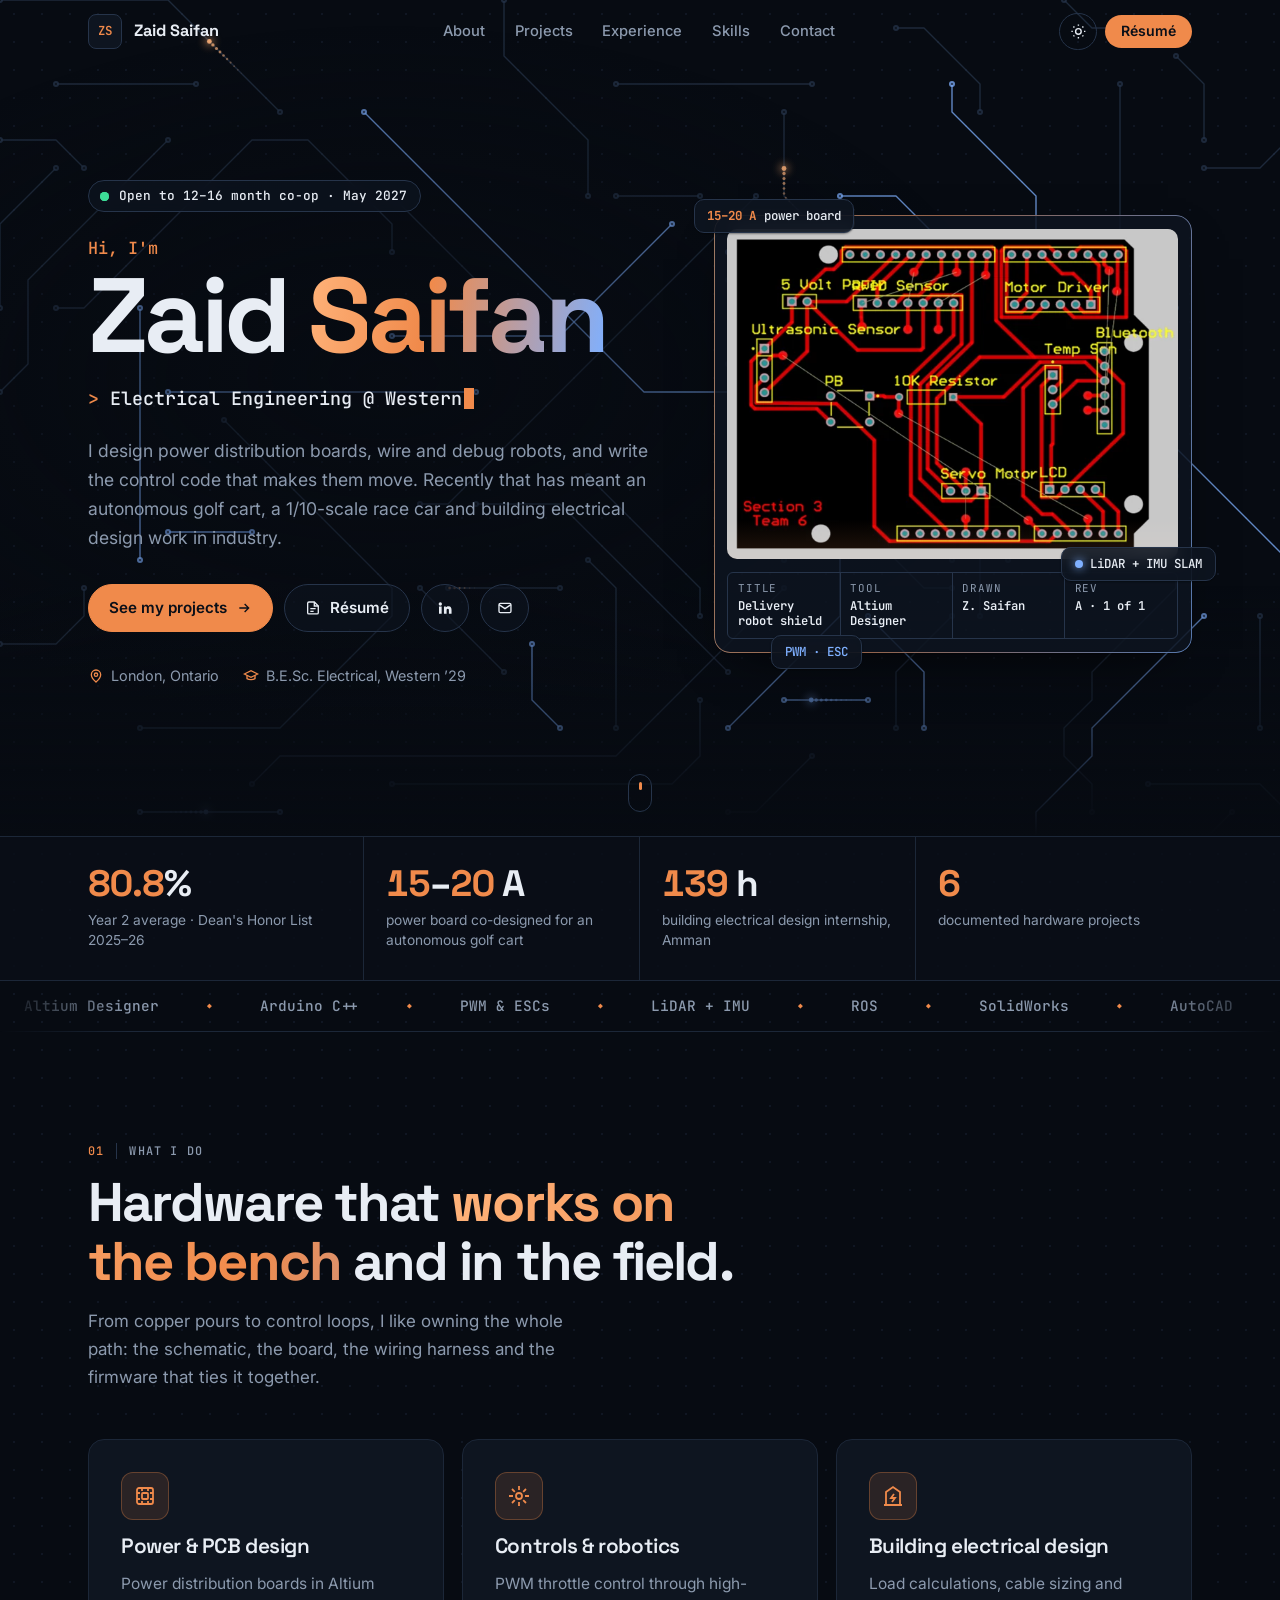
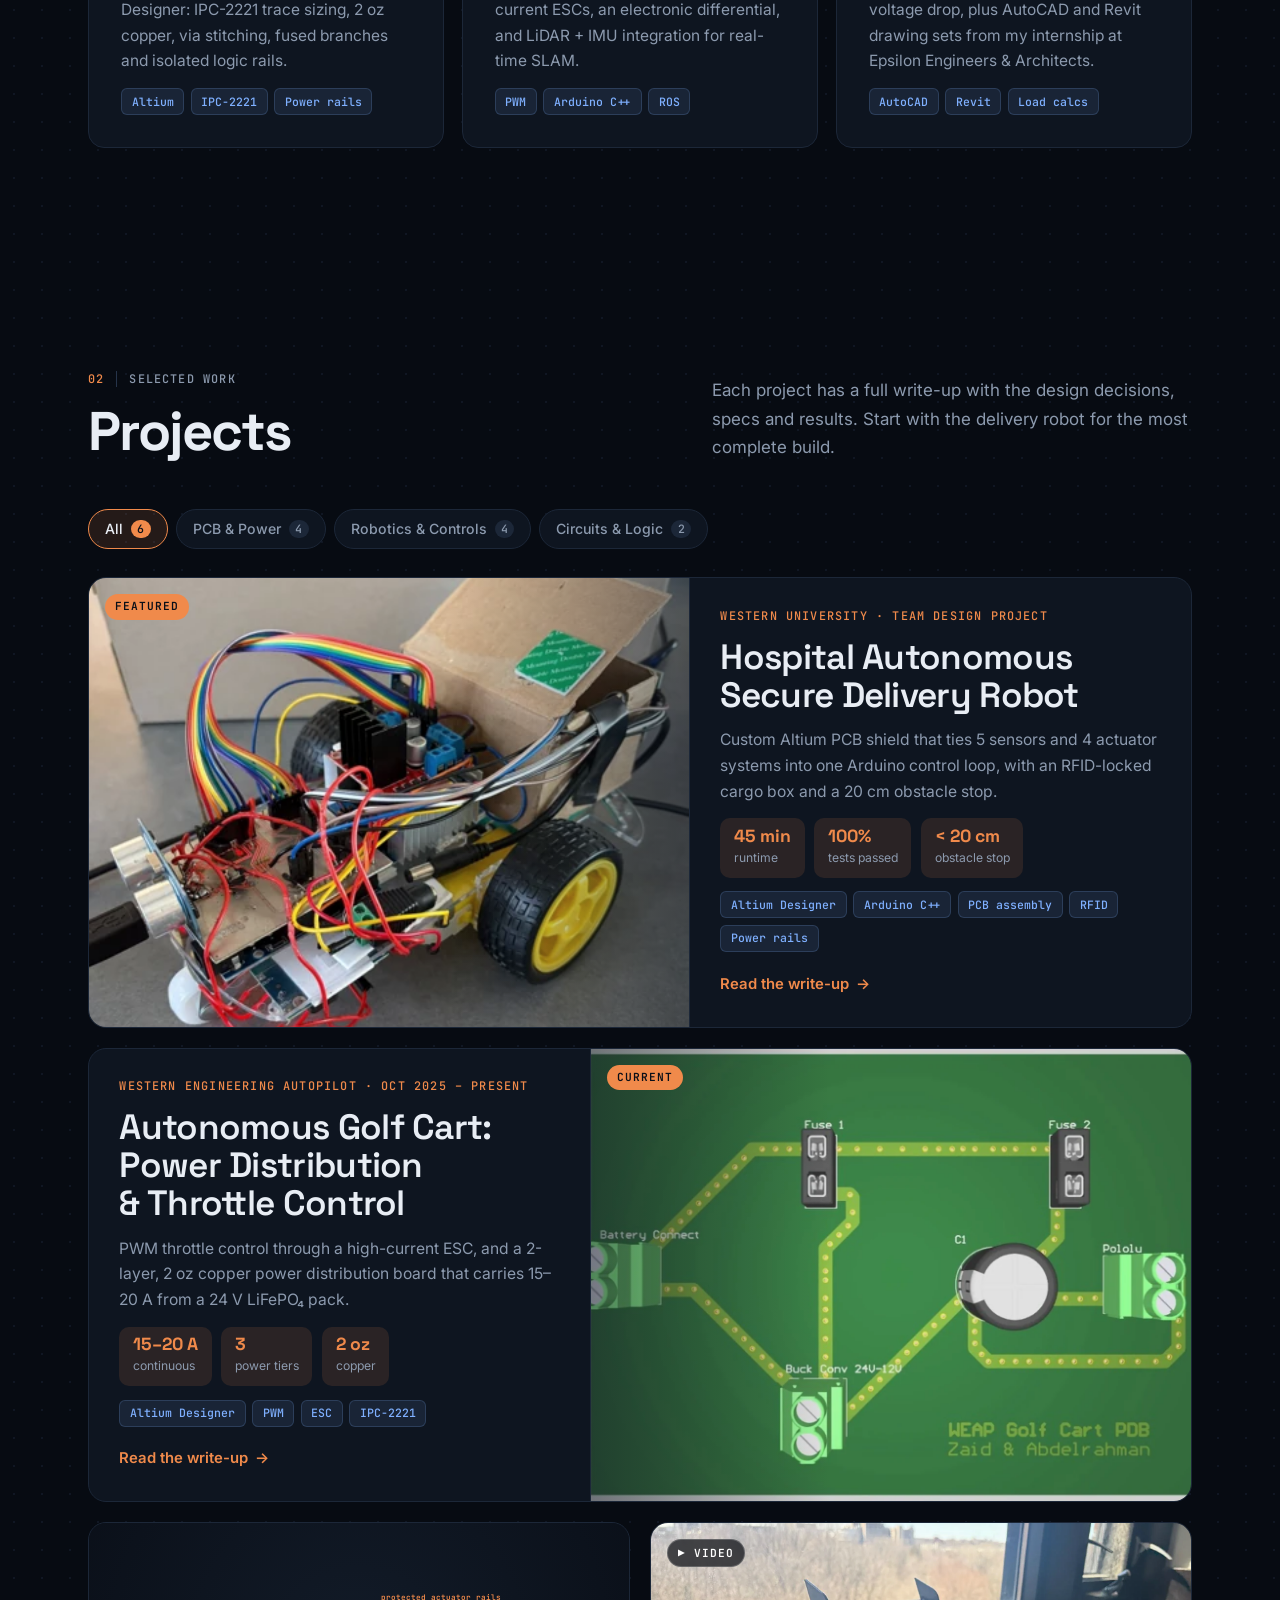
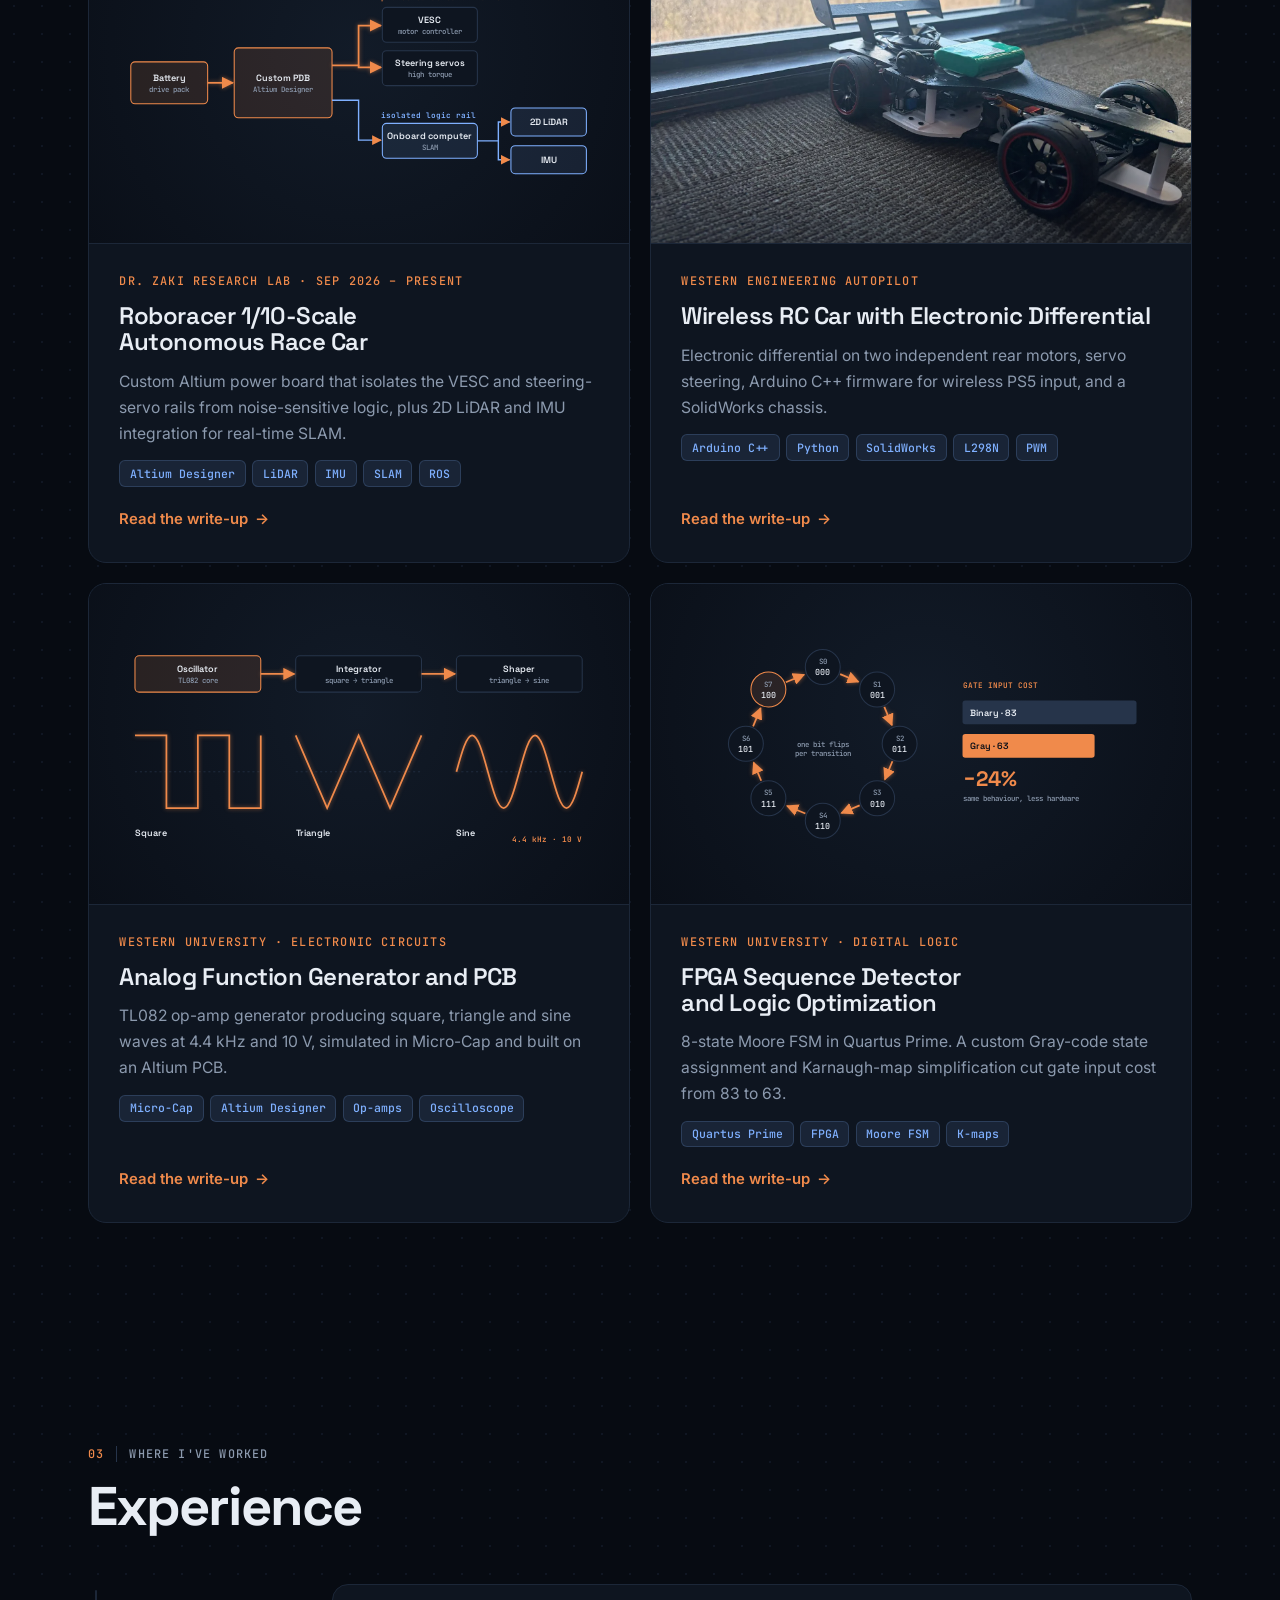
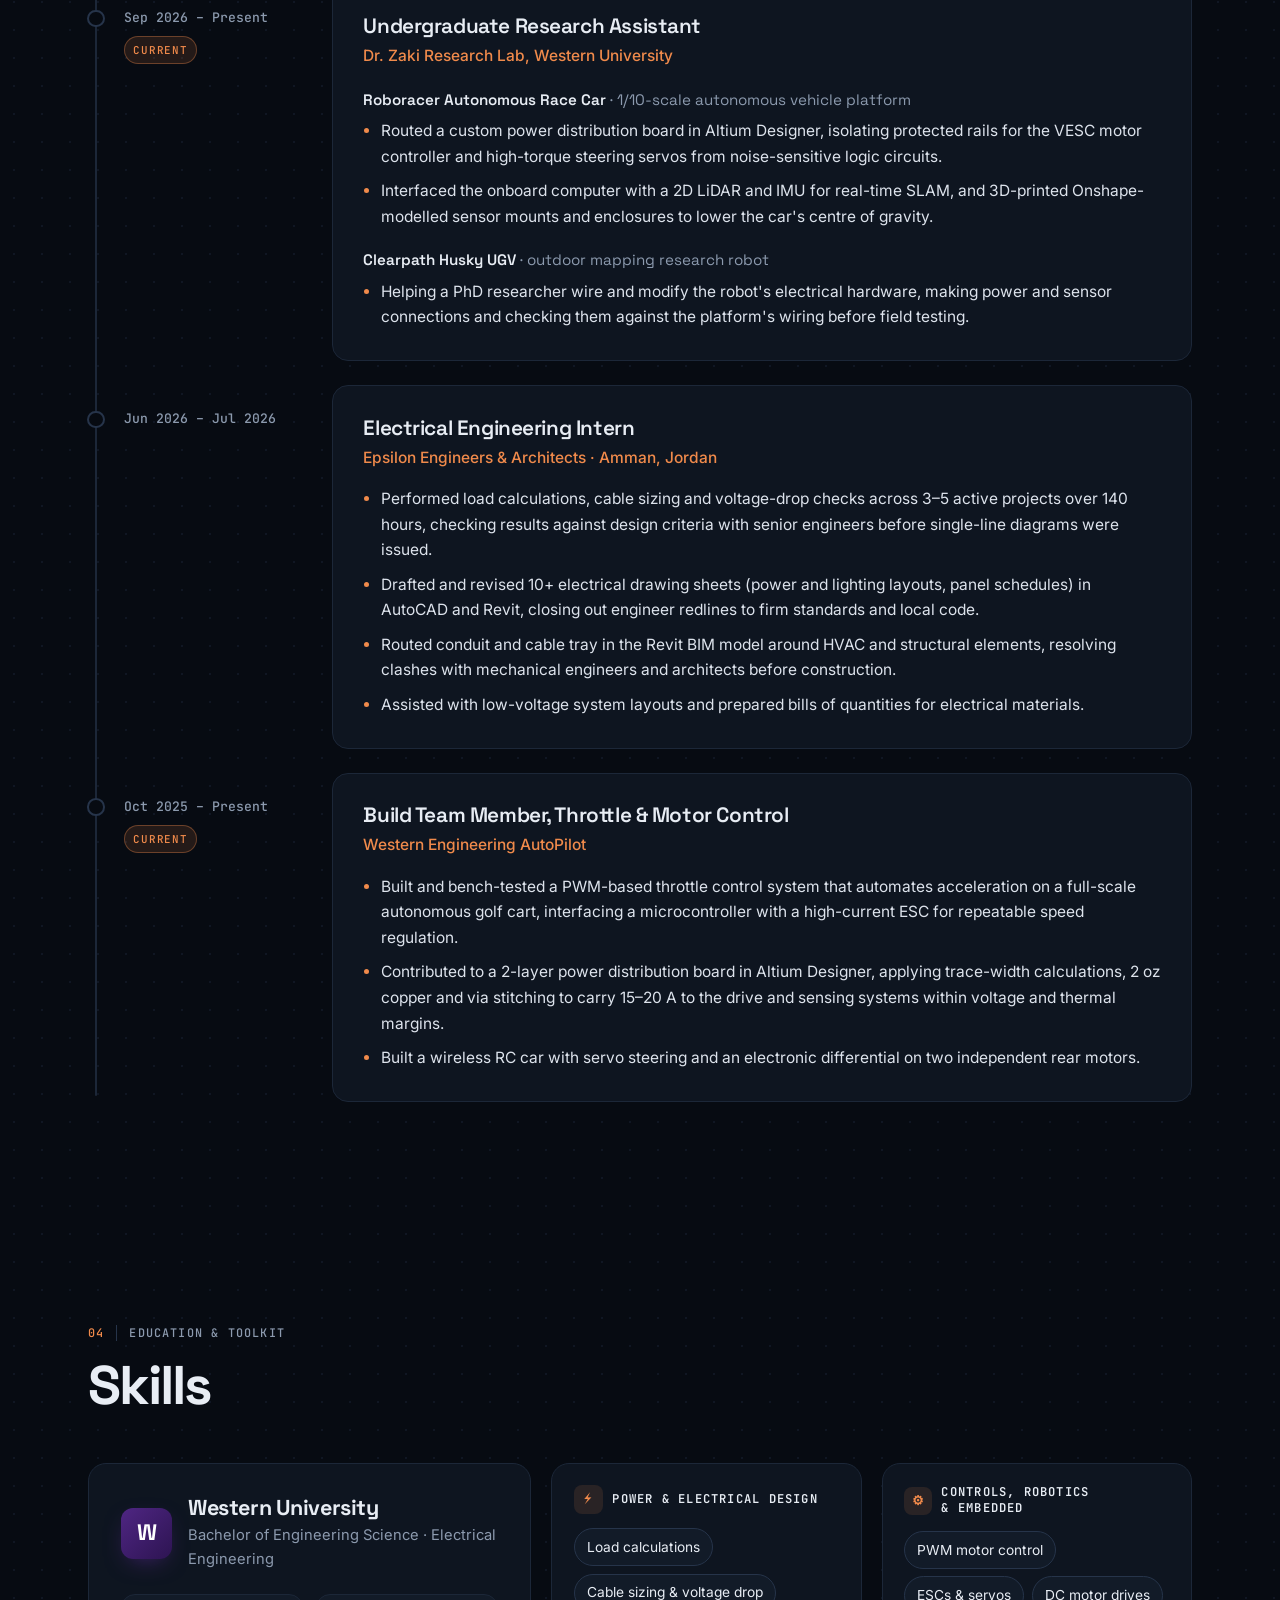
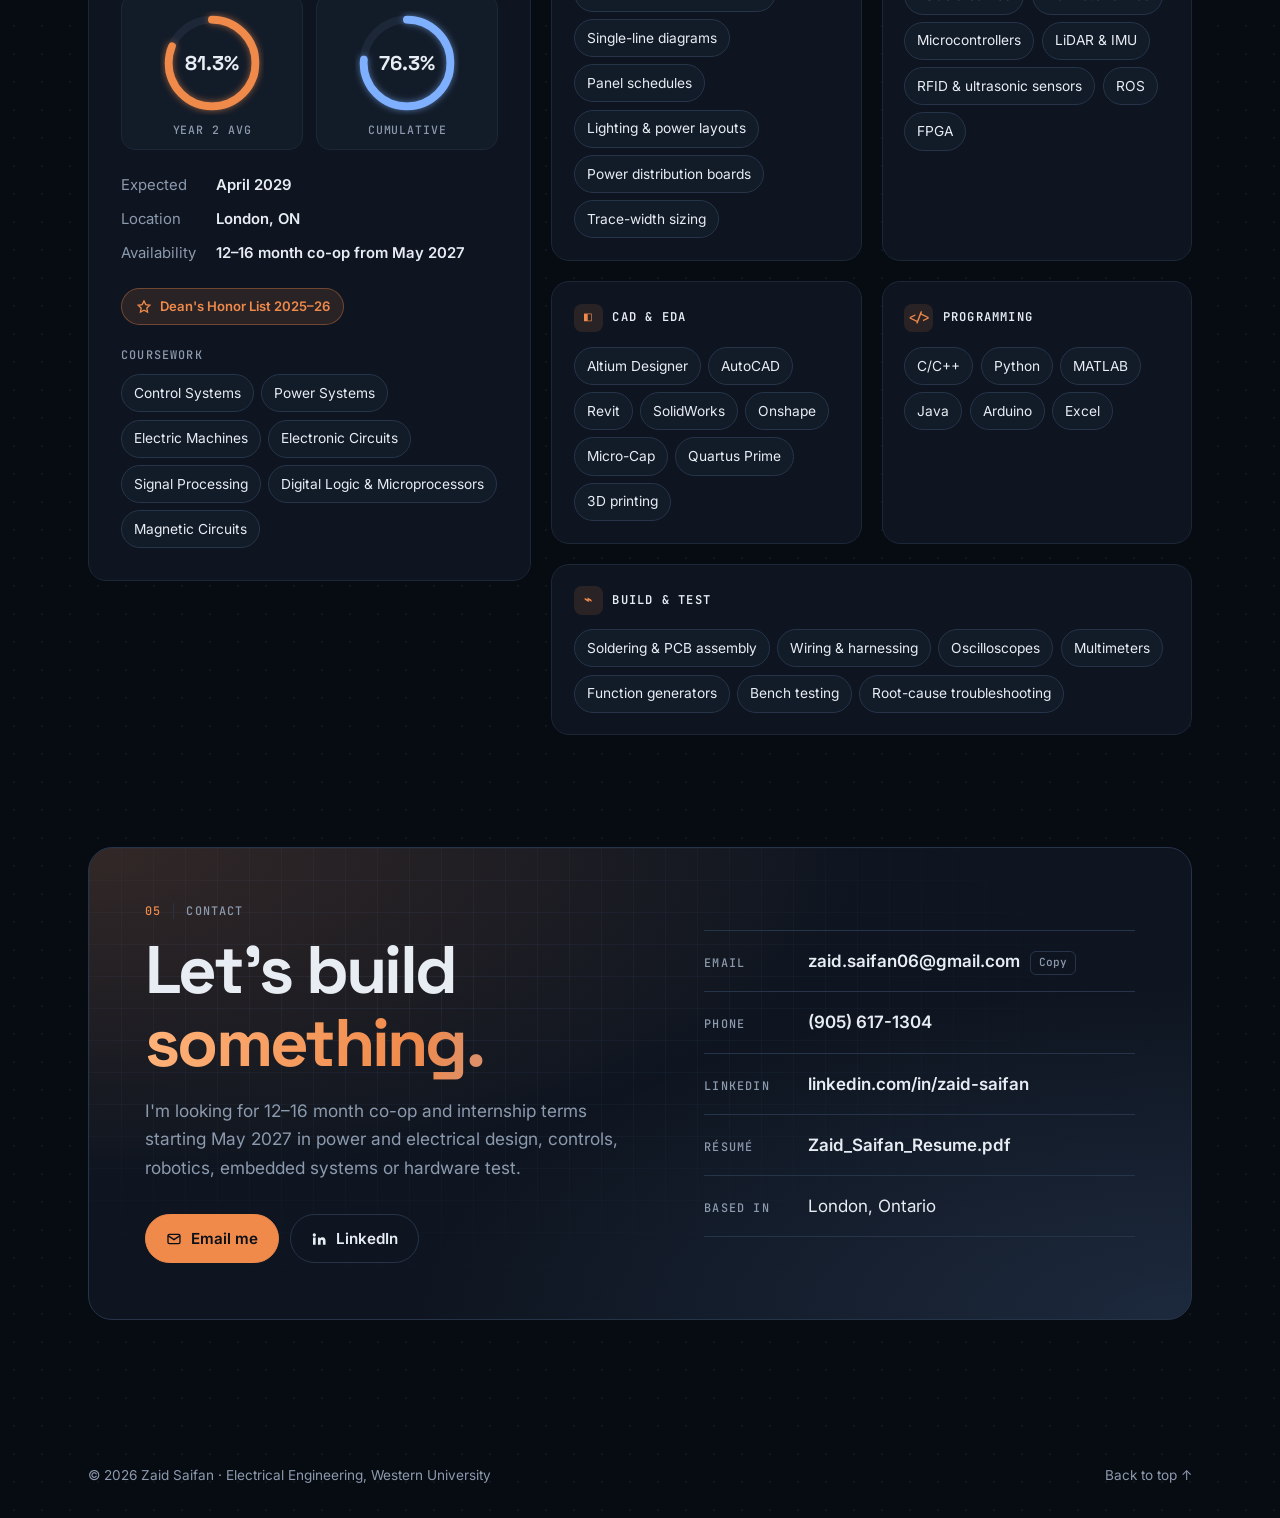
<file: index.html>
<!doctype html>
<html lang="en">
<head>
<meta charset="utf-8">
<meta name="viewport" content="width=device-width, initial-scale=1, viewport-fit=cover">
<title>Zaid Saifan · Electrical Engineering Portfolio</title>
<meta name="description" content="Zaid Saifan, Electrical Engineering student at Western University: PCB and power distribution design, robotics, controls and embedded systems projects.">
<meta property="og:title" content="Zaid Saifan · Electrical Engineering Portfolio">
<meta property="og:description" content="PCB and power distribution design, robotics, controls and embedded systems projects by Zaid Saifan, Western University.">
<meta property="og:type" content="website">
<meta name="theme-color" content="#070B12">
<link rel="icon" href="data:image/svg+xml,%3Csvg xmlns='http://www.w3.org/2000/svg' viewBox='0 0 64 64'%3E%3Crect width='64' height='64' rx='14' fill='%230E1520'/%3E%3Cpath d='M14 50h12l8-8h16' stroke='%23F08A4B' stroke-width='3' fill='none'/%3E%3Ccircle cx='50' cy='42' r='3.5' fill='%23F08A4B'/%3E%3Ctext x='32' y='34' text-anchor='middle' font-family='monospace' font-weight='700' font-size='22' fill='%23E8EDF4'%3EZS%3C/text%3E%3C/svg%3E">
<script>(function(){var d=document.documentElement;d.classList.add('js');try{var t=localStorage.getItem('theme');if(t)d.setAttribute('data-theme',t);}catch(e){}})();</script>
<link rel="preconnect" href="https://fonts.googleapis.com">
<link rel="preconnect" href="https://fonts.gstatic.com" crossorigin>
<link rel="stylesheet" href="https://fonts.googleapis.com/css2?family=Inter:wght@400;500;600;700&family=JetBrains+Mono:wght@400;500;600&family=Space+Grotesk:wght@500;600;700&display=swap">
<link rel="stylesheet" href="assets/css/site.css">
</head>
<body class="home">
<a class="skip" href="#main">Skip to content</a>
<div class="progress" aria-hidden="true"><span></span></div>
<div class="spotlight" aria-hidden="true"></div>

<header class="site-head">
  <div class="wrap">
    <a class="brand" href="index.html"><span class="brand-mark">ZS</span><span class="brand-name">Zaid Saifan</span></a>
    <nav class="nav" id="nav" aria-label="Main">
      <a href="#about" data-nav="about">About</a>
      <a href="#work" data-nav="work">Projects</a>
      <a href="#experience" data-nav="experience">Experience</a>
      <a href="#skills" data-nav="skills">Skills</a>
      <a href="#contact" data-nav="contact">Contact</a>
      <span class="nav-ind" aria-hidden="true"></span>
    </nav>
    <div class="head-actions">
      <button class="icon-btn theme-toggle" type="button" aria-label="Toggle light and dark theme">
        <svg class="i-sun" viewBox="0 0 24 24" fill="none" stroke="currentColor" stroke-width="2" aria-hidden="true"><circle cx="12" cy="12" r="4"/><path d="M12 2v2M12 20v2M4.9 4.9l1.4 1.4M17.7 17.7l1.4 1.4M2 12h2M20 12h2M4.9 19.1l1.4-1.4M17.7 6.3l1.4-1.4"/></svg>
        <svg class="i-moon" viewBox="0 0 24 24" fill="none" stroke="currentColor" stroke-width="2" aria-hidden="true"><path d="M21 12.8A9 9 0 1 1 11.2 3a7 7 0 0 0 9.8 9.8Z"/></svg>
      </button>
      <a class="btn-sm" href="assets/Zaid_Saifan_Resume.pdf" target="_blank" rel="noopener">Résumé</a>
      <button class="icon-btn menu-toggle" type="button" aria-label="Open menu" aria-expanded="false" aria-controls="nav"><span></span><span></span></button>
    </div>
  </div>
</header>

<main id="main">
<!-- ================= HERO ================= -->
<section class="hero" id="top">
  <canvas class="hero-canvas" aria-hidden="true"></canvas>
  <div class="hero-fade" aria-hidden="true"></div>
  <div class="wrap hero-grid">
    <div class="hero-copy">
      <span class="status"><i></i>Open to 12–16 month co-op · May 2027</span>
      <p class="hello">Hi, I'm</p>
      <h1 class="hero-name" aria-label="Zaid Saifan"><span class="split">Zaid</span> <span class="split grad">Saifan</span></h1>
      <p class="typed" aria-live="polite"><span class="prompt">&gt;</span> <span class="typed-text" data-words="Electrical Engineering @ Western|designing power distribution boards|wiring &amp; debugging robots|writing PWM motor control|integrating LiDAR + IMU for SLAM">Electrical Engineering @ Western</span><span class="caret" aria-hidden="true"></span></p>
      <p class="lede">I design power distribution boards, wire and debug robots, and write the control code that makes them move. Recently that has meant an autonomous golf cart, a 1/10-scale race car and building electrical design work in industry.</p>
      <div class="btns">
        <a class="btn magnetic" href="#work">See my projects
          <svg viewBox="0 0 24 24" fill="none" stroke="currentColor" stroke-width="2" aria-hidden="true"><path d="M5 12h14M13 6l6 6-6 6"/></svg></a>
        <a class="btn btn--ghost magnetic" href="assets/Zaid_Saifan_Resume.pdf" target="_blank" rel="noopener"><svg viewBox="0 0 24 24" fill="none" stroke="currentColor" stroke-width="2" aria-hidden="true"><path d="M14 3H6a2 2 0 0 0-2 2v14a2 2 0 0 0 2 2h12a2 2 0 0 0 2-2V9z"/><path d="M14 3v6h6M8 13h8M8 17h5"/></svg>Résumé</a>
        <a class="btn btn--ghost btn--icon magnetic" href="https://www.linkedin.com/in/zaid-saifan-0b369b356" target="_blank" rel="noopener" aria-label="LinkedIn"><svg viewBox="0 0 24 24" fill="currentColor" aria-hidden="true"><path d="M4.98 3.5a2.5 2.5 0 1 1 0 5 2.5 2.5 0 0 1 0-5ZM3 9.75h4v11H3v-11Zm6.5 0h3.8v1.6h.06c.53-1 1.83-2.05 3.77-2.05 4.03 0 4.77 2.6 4.77 6v5.45h-4v-4.83c0-1.15-.02-2.63-1.6-2.63-1.6 0-1.85 1.25-1.85 2.55v4.91h-4v-11Z"/></svg></a>
        <a class="btn btn--ghost btn--icon magnetic" href="mailto:zaid.saifan06@gmail.com" aria-label="Email"><svg viewBox="0 0 24 24" fill="none" stroke="currentColor" stroke-width="2" aria-hidden="true"><rect x="3" y="5" width="18" height="14" rx="2"/><path d="m3 7 9 6 9-6"/></svg></a>
      </div>
      <div class="hero-meta">
        <span><svg viewBox="0 0 24 24" fill="none" stroke="currentColor" stroke-width="2" aria-hidden="true"><path d="M12 21s-7-6.2-7-11a7 7 0 0 1 14 0c0 4.8-7 11-7 11Z"/><circle cx="12" cy="10" r="2.5"/></svg>London, Ontario</span>
        <span><svg viewBox="0 0 24 24" fill="none" stroke="currentColor" stroke-width="2" aria-hidden="true"><path d="m2 9 10-5 10 5-10 5z"/><path d="M6 11v5c3 2 9 2 12 0v-5"/></svg>B.E.Sc. Electrical, Western ’29</span>
      </div>
    </div>

    <div class="hero-visual">
      <figure class="board tilt" data-tilt="8">
        <div class="board-img">
          <img src="assets/img/hospital-pcb-layout.webp" alt="Altium PCB layout of the custom Arduino shield for the hospital delivery robot" width="645" height="473">
          <span class="scan" aria-hidden="true"></span>
        </div>
        <div class="titleblock" aria-label="Drawing title block">
          <div><span>Title</span><b>Delivery robot shield</b></div>
          <div><span>Tool</span><b>Altium Designer</b></div>
          <div><span>Drawn</span><b>Z. Saifan</b></div>
          <div><span>Rev</span><b>A · 1 of 1</b></div>
        </div>
      </figure>
      <span class="float-chip c1" aria-hidden="true"><b>15–20 A</b> power board</span>
      <span class="float-chip c2" aria-hidden="true"><i></i>LiDAR + IMU SLAM</span>
      <span class="float-chip c3" aria-hidden="true">PWM · ESC</span>
    </div>
  </div>
  <a class="scroll-cue" href="#about" aria-label="Scroll to about"><span></span></a>
</section>

<!-- ================= FACTS ================= -->
<section class="facts" aria-label="At a glance">
  <div class="wrap facts-grid">
    <div class="fact" data-reveal><b><span data-count="81.3" data-dec="1">81.3</span>%</b><span>Year 2 average · Dean's Honor List 2025–26</span></div>
    <div class="fact" data-reveal><b><span data-count="15">15</span>–<span data-count="20">20</span> A</b><span>power board co-designed for an autonomous golf cart</span></div>
    <div class="fact" data-reveal><b><span data-count="140">140</span> h</b><span>building electrical design internship, Amman</span></div>
    <div class="fact" data-reveal><b><span data-count="6">6</span></b><span>documented hardware projects</span></div>
  </div>
</section>

<div class="marquee" aria-hidden="true">
  <div class="marquee-track">
    <span>Altium Designer</span><span>Arduino C++</span><span>PWM &amp; ESCs</span><span>LiDAR + IMU</span><span>ROS</span><span>SolidWorks</span><span>AutoCAD</span><span>Revit</span><span>Quartus Prime</span><span>Micro-Cap</span><span>MATLAB</span><span>Python</span><span>Onshape</span><span>IPC-2221</span>
    <span>Altium Designer</span><span>Arduino C++</span><span>PWM &amp; ESCs</span><span>LiDAR + IMU</span><span>ROS</span><span>SolidWorks</span><span>AutoCAD</span><span>Revit</span><span>Quartus Prime</span><span>Micro-Cap</span><span>MATLAB</span><span>Python</span><span>Onshape</span><span>IPC-2221</span>
  </div>
</div>

<!-- ================= ABOUT ================= -->
<section class="section" id="about">
  <div class="wrap">
    <div class="section-head" data-reveal>
      <div><p class="label"><span class="num">01</span>What I do</p><h2>Hardware that <span class="grad">works on the bench</span> and in the field.</h2></div>
      <p>From copper pours to control loops, I like owning the whole path: the schematic, the board, the wiring harness and the firmware that ties it together.</p>
    </div>
    <div class="pillars">
      <article class="pillar spot" data-reveal>
        <div class="pillar-icon"><svg viewBox="0 0 24 24" fill="none" stroke="currentColor" stroke-width="1.8" aria-hidden="true"><rect x="4" y="4" width="16" height="16" rx="2"/><path d="M9 4v3M15 4v3M9 17v3M15 17v3M4 9h3M4 15h3M17 9h3M17 15h3"/><rect x="9" y="9" width="6" height="6" rx="1"/></svg></div>
        <h3>Power &amp; PCB design</h3>
        <p>Power distribution boards in Altium Designer: IPC-2221 trace sizing, 2 oz copper, via stitching, fused branches and isolated logic rails.</p>
        <ul class="tags"><li>Altium</li><li>IPC-2221</li><li>Power rails</li></ul>
      </article>
      <article class="pillar spot" data-reveal>
        <div class="pillar-icon"><svg viewBox="0 0 24 24" fill="none" stroke="currentColor" stroke-width="1.8" aria-hidden="true"><circle cx="12" cy="12" r="3"/><path d="M12 2v4M12 18v4M2 12h4M18 12h4M5 5l2.8 2.8M16.2 16.2 19 19M5 19l2.8-2.8M16.2 7.8 19 5"/></svg></div>
        <h3>Controls &amp; robotics</h3>
        <p>PWM throttle control through high-current ESCs, an electronic differential, and LiDAR + IMU integration for real-time SLAM.</p>
        <ul class="tags"><li>PWM</li><li>Arduino C++</li><li>ROS</li></ul>
      </article>
      <article class="pillar spot" data-reveal>
        <div class="pillar-icon"><svg viewBox="0 0 24 24" fill="none" stroke="currentColor" stroke-width="1.8" aria-hidden="true"><path d="M3 21h18M5 21V8l7-5 7 5v13"/><path d="M13 10l-3 4h4l-3 4"/></svg></div>
        <h3>Building electrical design</h3>
        <p>Load calculations, cable sizing and voltage drop, plus AutoCAD and Revit drawing sets from my internship at Epsilon Engineers &amp; Architects.</p>
        <ul class="tags"><li>AutoCAD</li><li>Revit</li><li>Load calcs</li></ul>
      </article>
    </div>
  </div>
</section>

<!-- ================= PROJECTS ================= -->
<section class="section" id="work">
  <div class="wrap">
    <div class="section-head" data-reveal>
      <div><p class="label"><span class="num">02</span>Selected work</p><h2>Projects</h2></div>
      <p>Each project has a full write-up with the design decisions, specs and results. Start with the delivery robot for the most complete build.</p>
    </div>

    <div class="filters" role="group" aria-label="Filter projects" data-reveal>
      <button type="button" class="is-on" data-filter="all">All <span>6</span></button>
      <button type="button" data-filter="pcb">PCB &amp; Power <span>4</span></button>
      <button type="button" data-filter="robotics">Robotics &amp; Controls <span>4</span></button>
      <button type="button" data-filter="circuits">Circuits &amp; Logic <span>2</span></button>
    </div>

    <div class="projects">
      <a class="proj proj--feature spot tilt" data-tilt="3" data-cat="pcb robotics" href="projects/hospital-delivery-robot.html" data-reveal>
        <div class="proj-media"><img src="assets/img/hospital-robot.webp" alt="The assembled hospital delivery robot with its custom PCB shield and RFID-locked cargo box" loading="lazy"><span class="proj-badge">Featured</span></div>
        <div class="proj-body">
          <p class="label label--copper">Western University · Team design project</p>
          <h3>Hospital Autonomous Secure Delivery Robot</h3>
          <p>Custom Altium PCB shield that ties 5 sensors and 4 actuator systems into one Arduino control loop, with an RFID-locked cargo box and a 20 cm obstacle stop.</p>
          <div class="mini-stats"><span><b>45 min</b>runtime</span><span><b>100%</b>tests passed</span><span><b>&lt; 20 cm</b>obstacle stop</span></div>
          <ul class="tags"><li>Altium Designer</li><li>Arduino C++</li><li>PCB assembly</li><li>RFID</li><li>Power rails</li></ul>
          <span class="proj-more">Read the write-up <span aria-hidden="true">→</span></span>
        </div>
      </a>

      <a class="proj proj--feature proj--rev spot tilt" data-tilt="3" data-cat="pcb robotics" href="projects/golf-cart-power-and-throttle.html" data-reveal>
        <div class="proj-media"><img src="assets/img/pdb-3d.webp" alt="3D render of the golf cart power distribution board in Altium" loading="lazy"><span class="proj-badge">Current</span></div>
        <div class="proj-body">
          <p class="label label--copper">Western Engineering AutoPilot · Oct 2025 – present</p>
          <h3>Autonomous Golf Cart: Power Distribution &amp; Throttle Control</h3>
          <p>PWM throttle control through a high-current ESC, and a 2-layer, 2 oz copper power distribution board that carries 15–20 A from a 24 V LiFePO₄ pack.</p>
          <div class="mini-stats"><span><b>15–20 A</b>continuous</span><span><b>3</b>power tiers</span><span><b>2 oz</b>copper</span></div>
          <ul class="tags"><li>Altium Designer</li><li>PWM</li><li>ESC</li><li>IPC-2221</li></ul>
          <span class="proj-more">Read the write-up <span aria-hidden="true">→</span></span>
        </div>
      </a>

      <a class="proj spot tilt" data-tilt="4" data-cat="pcb robotics" href="projects/roboracer-autonomous-race-car.html" data-reveal>
        <div class="proj-media proj-media--svg"><svg viewBox="0 0 680 280" role="img" aria-label="Power distribution: battery feeds a custom board that separates protected actuator rails from an isolated logic rail"><defs><marker id="ahb" viewBox="0 0 10 10" refX="9" refY="5" markerWidth="7" markerHeight="7" orient="auto-start-reverse"><path d="M0 0 10 5 0 10z" style="fill:var(--copper)"/></marker></defs><rect class="dg-box-cu" x="14" y="110" width="110" height="60" rx="6"/><text class="dg-t" x="69.0" y="137.0" text-anchor="middle">Battery</text><text class="dg-s" x="69.0" y="153.0" text-anchor="middle">drive pack</text><path class="dg-cu" d="M124 140 H160" marker-end="url(#ahb)"/><rect class="dg-box-cu" x="162" y="90" width="140" height="100" rx="6"/><text class="dg-t" x="232.0" y="137.0" text-anchor="middle">Custom PDB</text><text class="dg-s" x="232.0" y="153.0" text-anchor="middle">Altium Designer</text><path class="dg-cu" d="M302 115 H340 V58 H372" marker-end="url(#ahb)"/><path class="dg-cu" d="M340 115 V118 H372" marker-end="url(#ahb)"/><text class="dg-cu-t" x="372" y="22">protected actuator rails</text><rect class="dg-box" x="374" y="32" width="136" height="50" rx="6"/><text class="dg-t" x="442.0" y="54.0" text-anchor="middle">VESC</text><text class="dg-s" x="442.0" y="70.0" text-anchor="middle">motor controller</text><rect class="dg-box" x="374" y="94" width="136" height="50" rx="6"/><text class="dg-t" x="442.0" y="116.0" text-anchor="middle">Steering servos</text><text class="dg-s" x="442.0" y="132.0" text-anchor="middle">high torque</text><path class="dg-mask" d="M302 165 H340 V222 H372" marker-end="url(#ahb)"/><text class="dg-cu-t" x="372" y="190" style="fill:var(--mask)">isolated logic rail</text><rect class="dg-box-mask" x="374" y="198" width="136" height="50" rx="6"/><text class="dg-t" x="442.0" y="220.0" text-anchor="middle">Onboard computer</text><text class="dg-s" x="442.0" y="236.0" text-anchor="middle">SLAM</text><path class="dg-mask" d="M510 223 H540 V196 H556" marker-end="url(#ahb)"/><path class="dg-mask" d="M540 223 V250 H556" marker-end="url(#ahb)"/><rect class="dg-box-mask" x="558" y="176" width="108" height="40" rx="6"/><text class="dg-t" x="612.0" y="200.5" text-anchor="middle">2D LiDAR</text><rect class="dg-box-mask" x="558" y="230" width="108" height="40" rx="6"/><text class="dg-t" x="612.0" y="254.5" text-anchor="middle">IMU</text></svg></div>
        <div class="proj-body">
          <p class="label label--copper">Dr. Zaki Research Lab · Sep 2026 – present</p>
          <h3>Roboracer 1/10-Scale Autonomous Race Car</h3>
          <p>Custom Altium power board that isolates the VESC and steering-servo rails from noise-sensitive logic, plus 2D LiDAR and IMU integration for real-time SLAM.</p>
          <ul class="tags"><li>Altium Designer</li><li>LiDAR</li><li>IMU</li><li>SLAM</li><li>ROS</li></ul>
          <span class="proj-more">Read the write-up <span aria-hidden="true">→</span></span>
        </div>
      </a>

      <a class="proj spot tilt" data-tilt="4" data-cat="robotics" href="projects/wireless-rc-car.html" data-reveal>
        <div class="proj-media"><img src="assets/img/rc-three-quarter.webp" alt="The finished wireless RC car with its printed front wing, rear wing and red-rimmed wheels" loading="lazy"><span class="proj-badge proj-badge--video">▶ Video</span></div>
        <div class="proj-body">
          <p class="label label--copper">Western Engineering AutoPilot</p>
          <h3>Wireless RC Car with Electronic Differential</h3>
          <p>Electronic differential on two independent rear motors, servo steering, Arduino C++ firmware for wireless PS5 input, and a SolidWorks chassis.</p>
          <ul class="tags"><li>Arduino C++</li><li>Python</li><li>SolidWorks</li><li>L298N</li><li>PWM</li></ul>
          <span class="proj-more">Read the write-up <span aria-hidden="true">→</span></span>
        </div>
      </a>

      <a class="proj spot tilt" data-tilt="4" data-cat="pcb circuits" href="projects/analog-function-generator.html" data-reveal>
        <div class="proj-media proj-media--svg"><svg viewBox="0 0 680 300" role="img" aria-label="Three-stage signal chain producing square, triangle and sine waves at 4.4 kHz and 10 V"><defs><marker id="ahw" viewBox="0 0 10 10" refX="9" refY="5" markerWidth="7" markerHeight="7" orient="auto-start-reverse"><path d="M0 0 10 5 0 10z" style="fill:var(--copper)"/></marker></defs><rect class="dg-box-cu" x="20" y="24" width="180" height="52" rx="6"/><text class="dg-t" x="110" y="47" text-anchor="middle">Oscillator</text><text class="dg-s" x="110" y="63" text-anchor="middle">TL082 core</text><rect class="dg-box" x="250" y="24" width="180" height="52" rx="6"/><text class="dg-t" x="340" y="47" text-anchor="middle">Integrator</text><text class="dg-s" x="340" y="63" text-anchor="middle">square → triangle</text><rect class="dg-box" x="480" y="24" width="180" height="52" rx="6"/><text class="dg-t" x="570" y="47" text-anchor="middle">Shaper</text><text class="dg-s" x="570" y="63" text-anchor="middle">triangle → sine</text><path class="dg-cu" d="M200 50 H248" marker-end="url(#ahw)"/><path class="dg-cu" d="M430 50 H478" marker-end="url(#ahw)"/><line class="dg-grid" x1="20" y1="190" x2="200" y2="190"/><path class="dg-cu" d="M20 138 H65 V242 H110 V138 H155 V242 H200 V138"/><text class="dg-t" x="20" y="282">Square</text><line class="dg-grid" x1="250" y1="190" x2="430" y2="190"/><path class="dg-cu" d="M250 138 L295 242 L340 138 L385 242 L430 138"/><text class="dg-t" x="250" y="282">Triangle</text><line class="dg-grid" x1="480" y1="190" x2="660" y2="190"/><path class="dg-cu" d="M480 190 C487.4 163 494.3 138 502.5 138 C510.7 138 517.6 163 525 190 C532.4 217 539.3 242 547.5 242 C555.7 242 562.6 217 570 190 C577.4 163 584.3 138 592.5 138 C600.7 138 607.6 163 615 190 C622.4 217 629.3 242 637.5 242 C645.7 242 652.6 217 660 190"/><text class="dg-t" x="480" y="282">Sine</text><text class="dg-cu-t" x="660" y="290" text-anchor="end">4.4 kHz · 10 V</text></svg></div>
        <div class="proj-body">
          <p class="label label--copper">Western University · Electronic circuits</p>
          <h3>Analog Function Generator and PCB</h3>
          <p>TL082 op-amp generator producing square, triangle and sine waves at 4.4 kHz and 10 V, simulated in Micro-Cap and built on an Altium PCB.</p>
          <ul class="tags"><li>Micro-Cap</li><li>Altium Designer</li><li>Op-amps</li><li>Oscilloscope</li></ul>
          <span class="proj-more">Read the write-up <span aria-hidden="true">→</span></span>
        </div>
      </a>

      <a class="proj spot tilt" data-tilt="4" data-cat="circuits" href="projects/fpga-sequence-detector.html" data-reveal>
        <div class="proj-media proj-media--svg"><svg viewBox="0 0 680 300" role="img" aria-label="Eight-state Moore machine with Gray-coded states arranged in a ring; gate input cost reduced from 83 to 63"><defs><marker id="ahf" viewBox="0 0 10 10" refX="9" refY="5" markerWidth="7" markerHeight="7" orient="auto-start-reverse"><path d="M0 0 10 5 0 10z" style="fill:var(--copper)"/></marker></defs><path class="dg-cu" d="M224.9 50.3 L251.0 61.1" marker-end="url(#ahf)"/><path class="dg-cu" d="M288.1 97.2 L298.9 123.2" marker-end="url(#ahf)"/><path class="dg-cu" d="M299.7 174.9 L288.9 201.0" marker-end="url(#ahf)"/><path class="dg-cu" d="M252.8 238.1 L226.8 248.9" marker-end="url(#ahf)"/><path class="dg-cu" d="M175.1 249.7 L149.0 238.9" marker-end="url(#ahf)"/><path class="dg-cu" d="M111.9 202.8 L101.1 176.8" marker-end="url(#ahf)"/><path class="dg-cu" d="M100.3 125.1 L111.1 99.0" marker-end="url(#ahf)"/><path class="dg-cu" d="M147.2 61.9 L173.2 51.1" marker-end="url(#ahf)"/><circle class="dg-box" cx="200.0" cy="40.0" r="25"/><text class="dg-s" x="200.0" y="36.0" text-anchor="middle">S0</text><text class="dg-t dg-code" x="200.0" y="52.0" text-anchor="middle">000</text><circle class="dg-box" cx="277.8" cy="72.2" r="25"/><text class="dg-s" x="277.8" y="68.2" text-anchor="middle">S1</text><text class="dg-t dg-code" x="277.8" y="84.2" text-anchor="middle">001</text><circle class="dg-box" cx="310.0" cy="150.0" r="25"/><text class="dg-s" x="310.0" y="146.0" text-anchor="middle">S2</text><text class="dg-t dg-code" x="310.0" y="162.0" text-anchor="middle">011</text><circle class="dg-box" cx="277.8" cy="227.8" r="25"/><text class="dg-s" x="277.8" y="223.8" text-anchor="middle">S3</text><text class="dg-t dg-code" x="277.8" y="239.8" text-anchor="middle">010</text><circle class="dg-box" cx="200.0" cy="260.0" r="25"/><text class="dg-s" x="200.0" y="256.0" text-anchor="middle">S4</text><text class="dg-t dg-code" x="200.0" y="272.0" text-anchor="middle">110</text><circle class="dg-box" cx="122.2" cy="227.8" r="25"/><text class="dg-s" x="122.2" y="223.8" text-anchor="middle">S5</text><text class="dg-t dg-code" x="122.2" y="239.8" text-anchor="middle">111</text><circle class="dg-box" cx="90.0" cy="150.0" r="25"/><text class="dg-s" x="90.0" y="146.0" text-anchor="middle">S6</text><text class="dg-t dg-code" x="90.0" y="162.0" text-anchor="middle">101</text><circle class="dg-box-cu" cx="122.2" cy="72.2" r="25"/><text class="dg-s" x="122.2" y="68.2" text-anchor="middle">S7</text><text class="dg-t dg-code" x="122.2" y="84.2" text-anchor="middle">100</text><text class="dg-s" x="200" y="154" text-anchor="middle">one bit flips</text><text class="dg-s" x="200" y="168" text-anchor="middle">per transition</text><text class="dg-cu-t" x="400" y="70">GATE INPUT COST</text><rect class="dg-bar" x="400" y="88" width="249" height="34" rx="4"/><text class="dg-t" x="410" y="110">Binary · 83</text><rect class="dg-bar-cu" x="400" y="136" width="189" height="34" rx="4"/><text class="dg-t dg-on-cu" x="410" y="158">Gray · 63</text><text class="dg-big" x="400" y="210">−24%</text><text class="dg-s" x="400" y="232">same behaviour, less hardware</text></svg></div>
        <div class="proj-body">
          <p class="label label--copper">Western University · Digital logic</p>
          <h3>FPGA Sequence Detector and Logic Optimization</h3>
          <p>8-state Moore FSM in Quartus Prime. A custom Gray-code state assignment and Karnaugh-map simplification cut gate input cost from 83 to 63.</p>
          <ul class="tags"><li>Quartus Prime</li><li>FPGA</li><li>Moore FSM</li><li>K-maps</li></ul>
          <span class="proj-more">Read the write-up <span aria-hidden="true">→</span></span>
        </div>
      </a>
    </div>
  </div>
</section>

<!-- ================= EXPERIENCE ================= -->
<section class="section" id="experience">
  <div class="wrap">
    <div class="section-head" data-reveal><div><p class="label"><span class="num">03</span>Where I've worked</p><h2>Experience</h2></div></div>
    <div class="timeline">
      <span class="timeline-line" aria-hidden="true"><span></span></span>
      <article class="job" data-reveal>
        <span class="job-dot" aria-hidden="true"></span>
        <div class="job-when">Sep 2026 – Present<span class="now">Current</span></div>
        <div class="job-card spot">
          <h3>Undergraduate Research Assistant</h3>
          <p class="org">Dr. Zaki Research Lab, Western University</p>
          <p class="sub">Roboracer Autonomous Race Car <span>· 1/10-scale autonomous vehicle platform</span></p>
          <ul>
            <li>Routed a custom power distribution board in Altium Designer, isolating protected rails for the VESC motor controller and high-torque steering servos from noise-sensitive logic circuits.</li>
            <li>Interfaced the onboard computer with a 2D LiDAR and IMU for real-time SLAM, and 3D-printed Onshape-modelled sensor mounts and enclosures to lower the car's centre of gravity.</li>
          </ul>
          <p class="sub">Clearpath Husky UGV <span>· outdoor mapping research robot</span></p>
          <ul>
            <li>Helping a PhD researcher wire and modify the robot's electrical hardware, making power and sensor connections and checking them against the platform's wiring before field testing.</li>
          </ul>
        </div>
      </article>
      <article class="job" data-reveal>
        <span class="job-dot" aria-hidden="true"></span>
        <div class="job-when">Jun 2026 – Jul 2026</div>
        <div class="job-card spot">
          <h3>Electrical Engineering Intern</h3>
          <p class="org">Epsilon Engineers &amp; Architects · Amman, Jordan</p>
          <ul>
            <li>Performed load calculations, cable sizing and voltage-drop checks across 3–5 active projects over 140 hours, checking results against design criteria with senior engineers before single-line diagrams were issued.</li>
            <li>Drafted and revised 10+ electrical drawing sheets (power and lighting layouts, panel schedules) in AutoCAD and Revit, closing out engineer redlines to firm standards and local code.</li>
            <li>Routed conduit and cable tray in the Revit BIM model around HVAC and structural elements, resolving clashes with mechanical engineers and architects before construction.</li>
            <li>Assisted with low-voltage system layouts and prepared bills of quantities for electrical materials.</li>
          </ul>
        </div>
      </article>
      <article class="job" data-reveal>
        <span class="job-dot" aria-hidden="true"></span>
        <div class="job-when">Oct 2025 – Present<span class="now">Current</span></div>
        <div class="job-card spot">
          <h3>Build Team Member, Throttle &amp; Motor Control</h3>
          <p class="org">Western Engineering AutoPilot</p>
          <ul>
            <li>Built and bench-tested a PWM-based throttle control system that automates acceleration on a full-scale autonomous golf cart, interfacing a microcontroller with a high-current ESC for repeatable speed regulation.</li>
            <li>Contributed to a 2-layer power distribution board in Altium Designer, applying trace-width calculations, 2 oz copper and via stitching to carry 15–20 A to the drive and sensing systems within voltage and thermal margins.</li>
            <li>Built a wireless RC car with servo steering and an electronic differential on two independent rear motors.</li>
          </ul>
        </div>
      </article>
    </div>
  </div>
</section>

<!-- ================= EDUCATION + SKILLS ================= -->
<section class="section" id="skills">
  <div class="wrap">
    <div class="section-head" data-reveal><div><p class="label"><span class="num">04</span>Education &amp; toolkit</p><h2>Skills</h2></div></div>
    <div class="two-col">
      <div class="edu spot" data-reveal>
        <div class="edu-top">
          <div class="edu-crest" aria-hidden="true">W</div>
          <div><h3>Western University</h3><p>Bachelor of Engineering Science · Electrical Engineering</p></div>
        </div>
        <div class="gauges">
          <div class="gauge" style="--v:81.3"><svg viewBox="0 0 120 120" aria-hidden="true"><circle class="g-bg" cx="60" cy="60" r="50"/><circle class="g-fg" cx="60" cy="60" r="50" pathLength="100"/></svg><b>81.3%</b><span>Year 2 avg</span></div>
          <div class="gauge" style="--v:76.3"><svg viewBox="0 0 120 120" aria-hidden="true"><circle class="g-bg" cx="60" cy="60" r="50"/><circle class="g-fg" cx="60" cy="60" r="50" pathLength="100"/></svg><b>76.3%</b><span>Cumulative</span></div>
        </div>
        <dl>
          <dt>Expected</dt><dd>April 2029</dd>
          <dt>Location</dt><dd>London, ON</dd>
          <dt>Availability</dt><dd>12–16 month co-op from May 2027</dd>
        </dl>
        <span class="badge"><svg viewBox="0 0 24 24" fill="none" stroke="currentColor" stroke-width="2" aria-hidden="true"><path d="m12 3 2.7 5.5 6 .9-4.4 4.2 1 6L12 16.8 6.7 19.6l1-6L3.3 9.4l6-.9z"/></svg>Dean's Honor List 2025–26</span>
        <div>
          <p class="label" style="margin-bottom:.7rem">Coursework</p>
          <ul class="chips">
            <li>Control Systems</li><li>Power Systems</li><li>Electric Machines</li><li>Electronic Circuits</li><li>Signal Processing</li><li>Digital Logic &amp; Microprocessors</li><li>Magnetic Circuits</li>
          </ul>
        </div>
      </div>

      <div class="skills">
        <div class="skill-group spot" data-reveal><h3><i>⚡</i>Power &amp; electrical design</h3><ul class="chips"><li>Load calculations</li><li>Cable sizing &amp; voltage drop</li><li>Single-line diagrams</li><li>Panel schedules</li><li>Lighting &amp; power layouts</li><li>Power distribution boards</li><li>Trace-width sizing</li></ul></div>
        <div class="skill-group spot" data-reveal><h3><i>⚙</i>Controls, robotics &amp; embedded</h3><ul class="chips"><li>PWM motor control</li><li>ESCs &amp; servos</li><li>DC motor drives</li><li>Microcontrollers</li><li>LiDAR &amp; IMU</li><li>RFID &amp; ultrasonic sensors</li><li>ROS</li><li>FPGA</li></ul></div>
        <div class="skill-group spot" data-reveal><h3><i>◧</i>CAD &amp; EDA</h3><ul class="chips"><li>Altium Designer</li><li>AutoCAD</li><li>Revit</li><li>SolidWorks</li><li>Onshape</li><li>Micro-Cap</li><li>Quartus Prime</li><li>3D printing</li></ul></div>
        <div class="skill-group spot" data-reveal><h3><i>&lt;/&gt;</i>Programming</h3><ul class="chips"><li>C/C++</li><li>Python</li><li>MATLAB</li><li>Java</li><li>Arduino</li><li>Excel</li></ul></div>
        <div class="skill-group spot" data-reveal><h3><i>⌁</i>Build &amp; test</h3><ul class="chips"><li>Soldering &amp; PCB assembly</li><li>Wiring &amp; harnessing</li><li>Oscilloscopes</li><li>Multimeters</li><li>Function generators</li><li>Bench testing</li><li>Root-cause troubleshooting</li></ul></div>
      </div>
    </div>
  </div>
</section>
</main>

<!-- ================= CONTACT ================= -->
<section class="section contact" id="contact">
  <div class="wrap">
    <div class="contact-card" data-reveal>
      <div class="contact-grid">
        <div>
          <p class="label"><span class="num">05</span>Contact</p>
          <h2>Let's build <span class="grad">something.</span></h2>
          <p class="lead">I'm looking for 12–16 month co-op and internship terms starting May 2027 in power and electrical design, controls, robotics, embedded systems or hardware test.</p>
          <div class="btns">
            <a class="btn magnetic" href="mailto:zaid.saifan06@gmail.com"><svg viewBox="0 0 24 24" fill="none" stroke="currentColor" stroke-width="2" aria-hidden="true"><rect x="3" y="5" width="18" height="14" rx="2"/><path d="m3 7 9 6 9-6"/></svg>Email me</a>
            <a class="btn btn--ghost magnetic" href="https://www.linkedin.com/in/zaid-saifan-0b369b356" target="_blank" rel="noopener"><svg viewBox="0 0 24 24" fill="currentColor" aria-hidden="true"><path d="M4.98 3.5a2.5 2.5 0 1 1 0 5 2.5 2.5 0 0 1 0-5ZM3 9.75h4v11H3v-11Zm6.5 0h3.8v1.6h.06c.53-1 1.83-2.05 3.77-2.05 4.03 0 4.77 2.6 4.77 6v5.45h-4v-4.83c0-1.15-.02-2.63-1.6-2.63-1.6 0-1.85 1.25-1.85 2.55v4.91h-4v-11Z"/></svg>LinkedIn</a>
          </div>
        </div>
        <ul class="contact-list">
          <li><span class="label">Email</span><span><a href="mailto:zaid.saifan06@gmail.com">zaid.saifan06@gmail.com</a><button class="copy" type="button" data-copy="zaid.saifan06@gmail.com">Copy</button></span></li>
          <li><span class="label">Phone</span><span><a href="tel:+19056171304">(905) 617-1304</a></span></li>
          <li><span class="label">LinkedIn</span><span><a href="https://www.linkedin.com/in/zaid-saifan-0b369b356" target="_blank" rel="noopener">linkedin.com/in/zaid-saifan</a></span></li>
          <li><span class="label">Résumé</span><span><a href="assets/Zaid_Saifan_Resume.pdf" target="_blank" rel="noopener">Zaid_Saifan_Resume.pdf</a></span></li>
          <li><span class="label">Based in</span><span>London, Ontario</span></li>
        </ul>
      </div>
    </div>
  </div>
</section>
<footer class="site-foot">
  <div class="wrap"><span>© <span id="year">2026</span> Zaid Saifan · Electrical Engineering, Western University</span><a href="#top">Back to top ↑</a></div>
</footer>
<a class="to-top" href="#top" aria-label="Back to top"><svg viewBox="0 0 48 48" aria-hidden="true"><circle class="ring-bg" cx="24" cy="24" r="21"/><circle class="ring" cx="24" cy="24" r="21" pathLength="100"/><path d="M24 31V17M18 23l6-6 6 6" fill="none" stroke="currentColor" stroke-width="2.4" stroke-linecap="round" stroke-linejoin="round"/></svg></a>
<script src="assets/js/site.js"></script>
</body>
</html>
</file>
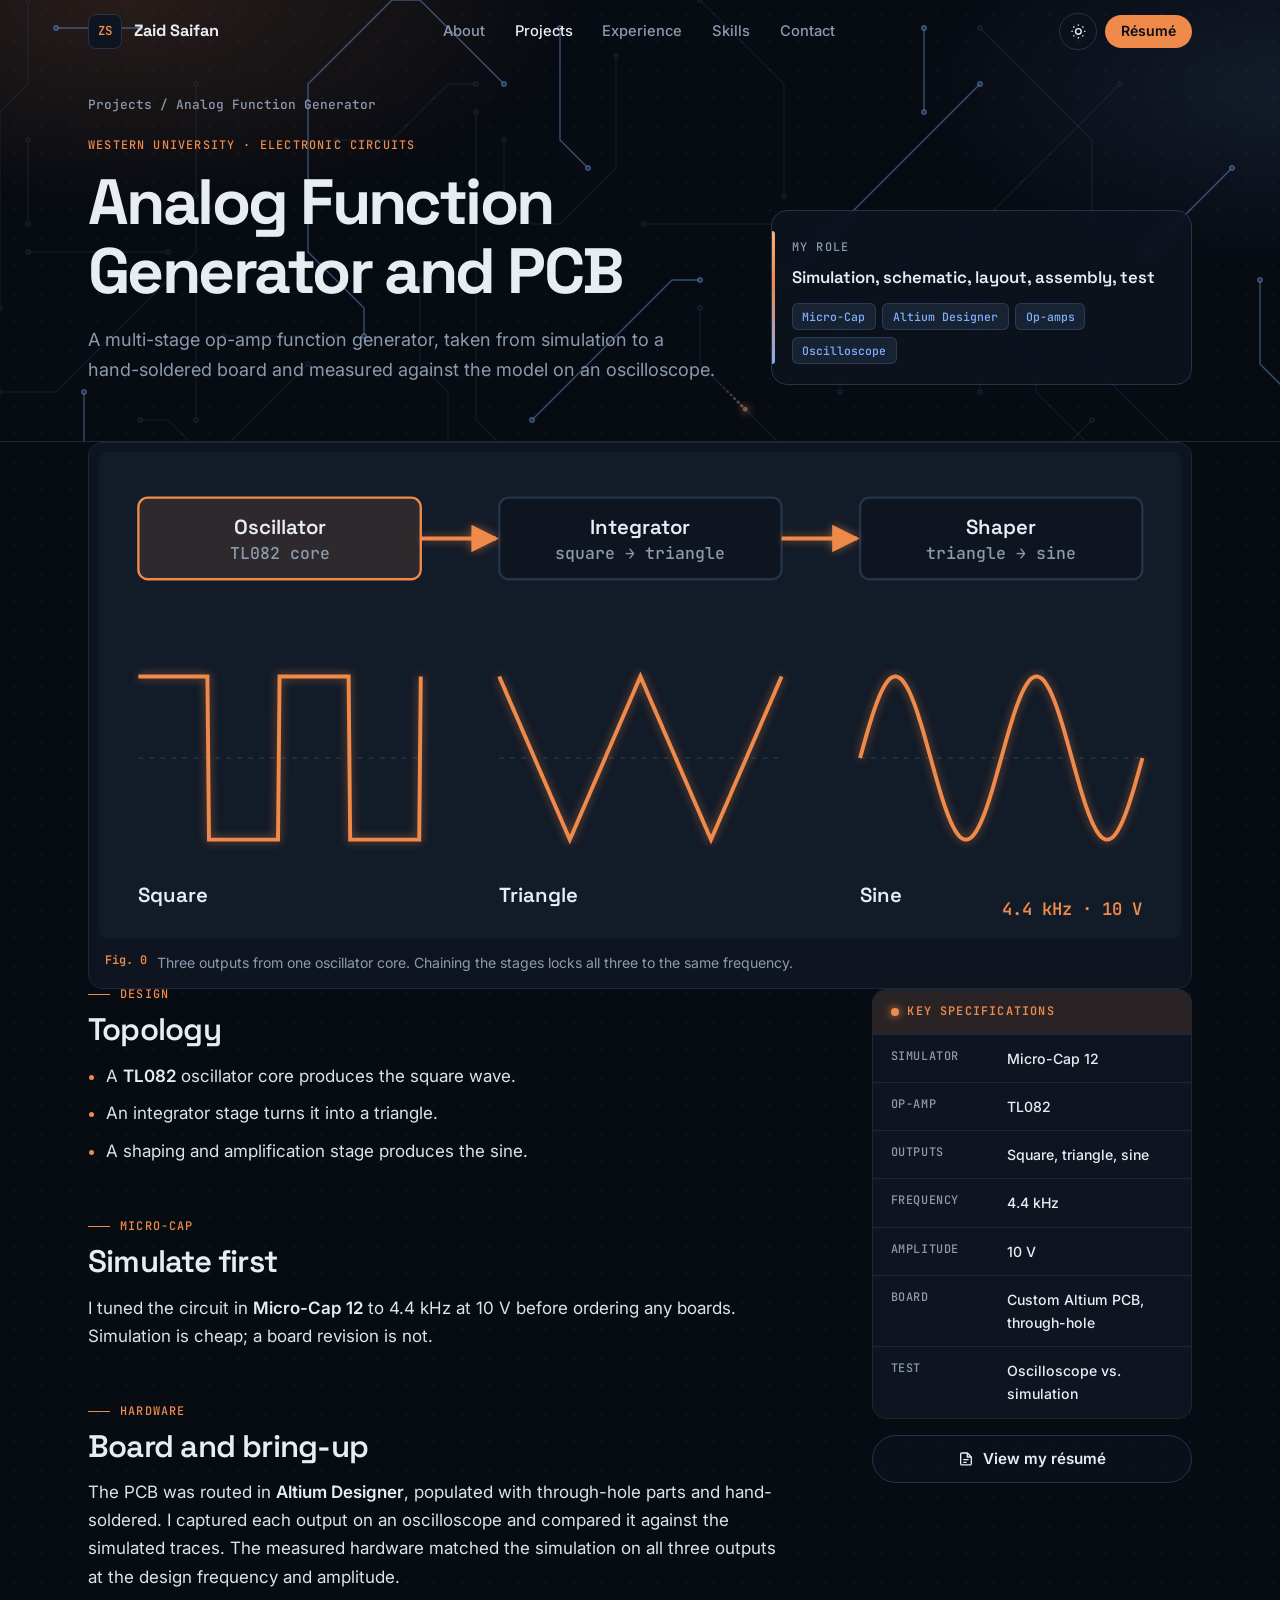
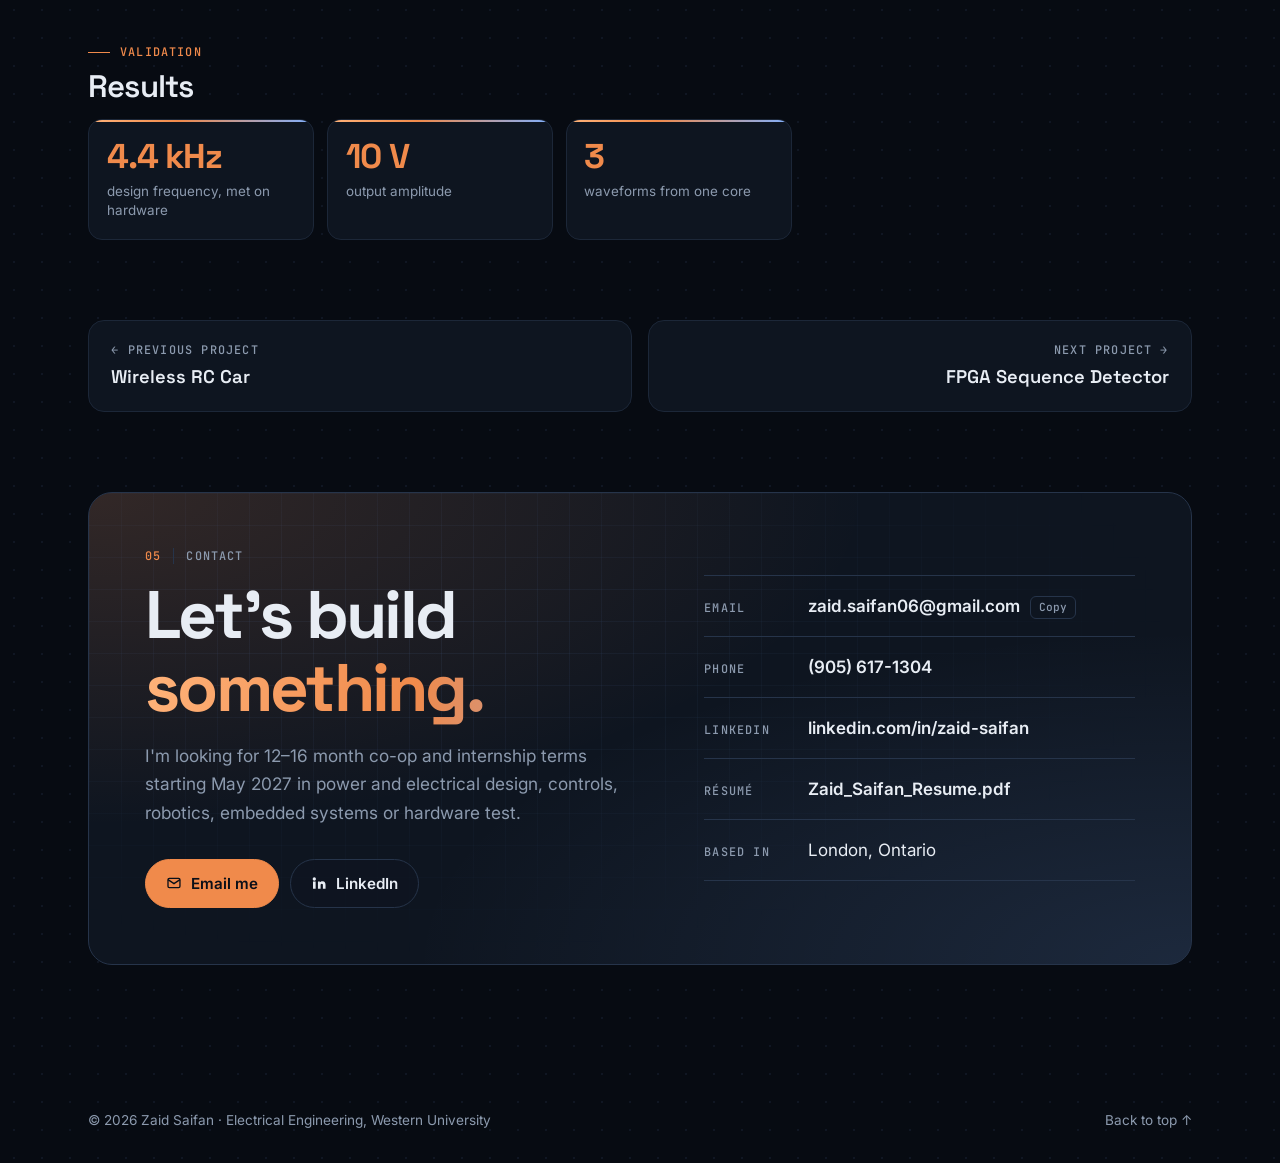
<file: projects/analog-function-generator.html>
<!doctype html>
<html lang="en">
<head>
<meta charset="utf-8">
<meta name="viewport" content="width=device-width, initial-scale=1, viewport-fit=cover">
<title>Analog Function Generator and PCB · Zaid Saifan</title>
<meta name="description" content="A multi-stage op-amp function generator, taken from simulation to a hand-soldered board and measured against the model on an oscilloscope.">
<meta property="og:title" content="Analog Function Generator and PCB · Zaid Saifan">
<meta property="og:description" content="A multi-stage op-amp function generator, taken from simulation to a hand-soldered board and measured against the model on an oscilloscope.">
<meta property="og:type" content="website">
<link rel="icon" href="data:image/svg+xml,%3Csvg xmlns='http://www.w3.org/2000/svg' viewBox='0 0 64 64'%3E%3Crect width='64' height='64' rx='14' fill='%230E1520'/%3E%3Cpath d='M14 50h12l8-8h16' stroke='%23F08A4B' stroke-width='3' fill='none'/%3E%3Ccircle cx='50' cy='42' r='3.5' fill='%23F08A4B'/%3E%3Ctext x='32' y='34' text-anchor='middle' font-family='monospace' font-weight='700' font-size='22' fill='%23E8EDF4'%3EZS%3C/text%3E%3C/svg%3E">
<meta name="theme-color" content="#070B12">
<script>(function(){var d=document.documentElement;d.classList.add('js');try{var t=localStorage.getItem('theme');if(t)d.setAttribute('data-theme',t);}catch(e){}})();</script>
<link rel="preconnect" href="https://fonts.googleapis.com">
<link rel="preconnect" href="https://fonts.gstatic.com" crossorigin>
<link rel="stylesheet" href="https://fonts.googleapis.com/css2?family=Inter:wght@400;500;600;700&family=JetBrains+Mono:wght@400;500;600&family=Space+Grotesk:wght@500;600;700&display=swap">
<link rel="stylesheet" href="../assets/css/site.css">
</head>
<body class="project-page" id="top">
<a class="skip" href="#main">Skip to content</a>
<div class="progress" aria-hidden="true"><span></span></div>
<div class="spotlight" aria-hidden="true"></div>
<header class="site-head">
  <div class="wrap">
    <a class="brand" href="../index.html"><span class="brand-mark">ZS</span><span class="brand-name">Zaid Saifan</span></a>
    <nav class="nav" id="nav" aria-label="Main">
      <a href="../index.html#about">About</a>
      <a href="../index.html#work" aria-current="page">Projects</a>
      <a href="../index.html#experience">Experience</a>
      <a href="../index.html#skills">Skills</a>
      <a href="../index.html#contact">Contact</a>
      <span class="nav-ind" aria-hidden="true"></span>
    </nav>
    <div class="head-actions">
      <button class="icon-btn theme-toggle" type="button" aria-label="Toggle light and dark theme">
        <svg class="i-sun" viewBox="0 0 24 24" fill="none" stroke="currentColor" stroke-width="2" aria-hidden="true"><circle cx="12" cy="12" r="4"/><path d="M12 2v2M12 20v2M4.9 4.9l1.4 1.4M17.7 17.7l1.4 1.4M2 12h2M20 12h2M4.9 19.1l1.4-1.4M17.7 6.3l1.4-1.4"/></svg>
        <svg class="i-moon" viewBox="0 0 24 24" fill="none" stroke="currentColor" stroke-width="2" aria-hidden="true"><path d="M21 12.8A9 9 0 1 1 11.2 3a7 7 0 0 0 9.8 9.8Z"/></svg>
      </button>
      <a class="btn-sm" href="../assets/Zaid_Saifan_Resume.pdf" target="_blank" rel="noopener">Résumé</a>
      <button class="icon-btn menu-toggle" type="button" aria-label="Open menu" aria-expanded="false" aria-controls="nav"><span></span><span></span></button>
    </div>
  </div>
</header>
<main id="main">
<section class="page-hero">
<canvas class="hero-canvas" aria-hidden="true"></canvas>
<div class="wrap">
  <p class="crumbs"><a href="../index.html#work">Projects</a> / Analog Function Generator</p>
  <div class="ds-head">
    <div>
      <p class="label label--copper">Western University · Electronic circuits</p>
      <h1>Analog Function Generator and PCB</h1>
      <p class="lede">A multi-stage op-amp function generator, taken from simulation to a hand-soldered board and measured against the model on an oscilloscope.</p>
    </div>
    <div class="ds-role"><span class="label">My role</span><b>Simulation, schematic, layout, assembly, test</b><div style="margin-top:.9rem"><ul class="tags"><li>Micro-Cap</li><li>Altium Designer</li><li>Op-amps</li><li>Oscilloscope</li></ul></div></div>
  </div>
</div>
</section>
<div class="wrap">
  <figure class="figure ds-hero"><div class="media"><svg viewBox="0 0 680 300" role="img" aria-label="Three-stage signal chain producing square, triangle and sine waves at 4.4 kHz and 10 V"><defs><marker id="ahw" viewBox="0 0 10 10" refX="9" refY="5" markerWidth="7" markerHeight="7" orient="auto-start-reverse"><path d="M0 0 10 5 0 10z" style="fill:var(--copper)"/></marker></defs><rect class="dg-box-cu" x="20" y="24" width="180" height="52" rx="6"/><text class="dg-t" x="110.0" y="47.0" text-anchor="middle">Oscillator</text><text class="dg-s" x="110.0" y="63.0" text-anchor="middle">TL082 core</text><rect class="dg-box" x="250" y="24" width="180" height="52" rx="6"/><text class="dg-t" x="340.0" y="47.0" text-anchor="middle">Integrator</text><text class="dg-s" x="340.0" y="63.0" text-anchor="middle">square → triangle</text><rect class="dg-box" x="480" y="24" width="180" height="52" rx="6"/><text class="dg-t" x="570.0" y="47.0" text-anchor="middle">Shaper</text><text class="dg-s" x="570.0" y="63.0" text-anchor="middle">triangle → sine</text><path class="dg-cu" d="M200 50 H248" marker-end="url(#ahw)"/><path class="dg-cu" d="M430 50 H478" marker-end="url(#ahw)"/><line class="dg-grid" x1="20" y1="190" x2="200" y2="190"/><path class="dg-cu" d="M20.0,138.0 L21.0,138.0 L22.0,138.0 L23.0,138.0 L24.0,138.0 L25.0,138.0 L26.0,138.0 L27.0,138.0 L28.0,138.0 L29.0,138.0 L30.0,138.0 L31.0,138.0 L32.0,138.0 L33.0,138.0 L34.0,138.0 L35.0,138.0 L36.0,138.0 L37.0,138.0 L38.0,138.0 L39.0,138.0 L40.0,138.0 L41.0,138.0 L42.0,138.0 L43.0,138.0 L44.0,138.0 L45.0,138.0 L46.0,138.0 L47.0,138.0 L48.0,138.0 L49.0,138.0 L50.0,138.0 L51.0,138.0 L52.0,138.0 L53.0,138.0 L54.0,138.0 L55.0,138.0 L56.0,138.0 L57.0,138.0 L58.0,138.0 L59.0,138.0 L60.0,138.0 L61.0,138.0 L62.0,138.0 L63.0,138.0 L64.0,138.0 L65.0,242.0 L66.0,242.0 L67.0,242.0 L68.0,242.0 L69.0,242.0 L70.0,242.0 L71.0,242.0 L72.0,242.0 L73.0,242.0 L74.0,242.0 L75.0,242.0 L76.0,242.0 L77.0,242.0 L78.0,242.0 L79.0,242.0 L80.0,242.0 L81.0,242.0 L82.0,242.0 L83.0,242.0 L84.0,242.0 L85.0,242.0 L86.0,242.0 L87.0,242.0 L88.0,242.0 L89.0,242.0 L90.0,242.0 L91.0,242.0 L92.0,242.0 L93.0,242.0 L94.0,242.0 L95.0,242.0 L96.0,242.0 L97.0,242.0 L98.0,242.0 L99.0,242.0 L100.0,242.0 L101.0,242.0 L102.0,242.0 L103.0,242.0 L104.0,242.0 L105.0,242.0 L106.0,242.0 L107.0,242.0 L108.0,242.0 L109.0,242.0 L110.0,138.0 L111.0,138.0 L112.0,138.0 L113.0,138.0 L114.0,138.0 L115.0,138.0 L116.0,138.0 L117.0,138.0 L118.0,138.0 L119.0,138.0 L120.0,138.0 L121.0,138.0 L122.0,138.0 L123.0,138.0 L124.0,138.0 L125.0,138.0 L126.0,138.0 L127.0,138.0 L128.0,138.0 L129.0,138.0 L130.0,138.0 L131.0,138.0 L132.0,138.0 L133.0,138.0 L134.0,138.0 L135.0,138.0 L136.0,138.0 L137.0,138.0 L138.0,138.0 L139.0,138.0 L140.0,138.0 L141.0,138.0 L142.0,138.0 L143.0,138.0 L144.0,138.0 L145.0,138.0 L146.0,138.0 L147.0,138.0 L148.0,138.0 L149.0,138.0 L150.0,138.0 L151.0,138.0 L152.0,138.0 L153.0,138.0 L154.0,138.0 L155.0,242.0 L156.0,242.0 L157.0,242.0 L158.0,242.0 L159.0,242.0 L160.0,242.0 L161.0,242.0 L162.0,242.0 L163.0,242.0 L164.0,242.0 L165.0,242.0 L166.0,242.0 L167.0,242.0 L168.0,242.0 L169.0,242.0 L170.0,242.0 L171.0,242.0 L172.0,242.0 L173.0,242.0 L174.0,242.0 L175.0,242.0 L176.0,242.0 L177.0,242.0 L178.0,242.0 L179.0,242.0 L180.0,242.0 L181.0,242.0 L182.0,242.0 L183.0,242.0 L184.0,242.0 L185.0,242.0 L186.0,242.0 L187.0,242.0 L188.0,242.0 L189.0,242.0 L190.0,242.0 L191.0,242.0 L192.0,242.0 L193.0,242.0 L194.0,242.0 L195.0,242.0 L196.0,242.0 L197.0,242.0 L198.0,242.0 L199.0,242.0 L200.0,138.0"/><text class="dg-t" x="20" y="282">Square</text><line class="dg-grid" x1="250" y1="190" x2="430" y2="190"/><path class="dg-cu" d="M250.0,138.0 L251.0,140.3 L252.0,142.6 L253.0,144.9 L254.0,147.2 L255.0,149.6 L256.0,151.9 L257.0,154.2 L258.0,156.5 L259.0,158.8 L260.0,161.1 L261.0,163.4 L262.0,165.7 L263.0,168.0 L264.0,170.4 L265.0,172.7 L266.0,175.0 L267.0,177.3 L268.0,179.6 L269.0,181.9 L270.0,184.2 L271.0,186.5 L272.0,188.8 L273.0,191.2 L274.0,193.5 L275.0,195.8 L276.0,198.1 L277.0,200.4 L278.0,202.7 L279.0,205.0 L280.0,207.3 L281.0,209.6 L282.0,212.0 L283.0,214.3 L284.0,216.6 L285.0,218.9 L286.0,221.2 L287.0,223.5 L288.0,225.8 L289.0,228.1 L290.0,230.4 L291.0,232.8 L292.0,235.1 L293.0,237.4 L294.0,239.7 L295.0,242.0 L296.0,239.7 L297.0,237.4 L298.0,235.1 L299.0,232.8 L300.0,230.4 L301.0,228.1 L302.0,225.8 L303.0,223.5 L304.0,221.2 L305.0,218.9 L306.0,216.6 L307.0,214.3 L308.0,212.0 L309.0,209.6 L310.0,207.3 L311.0,205.0 L312.0,202.7 L313.0,200.4 L314.0,198.1 L315.0,195.8 L316.0,193.5 L317.0,191.2 L318.0,188.8 L319.0,186.5 L320.0,184.2 L321.0,181.9 L322.0,179.6 L323.0,177.3 L324.0,175.0 L325.0,172.7 L326.0,170.4 L327.0,168.0 L328.0,165.7 L329.0,163.4 L330.0,161.1 L331.0,158.8 L332.0,156.5 L333.0,154.2 L334.0,151.9 L335.0,149.6 L336.0,147.2 L337.0,144.9 L338.0,142.6 L339.0,140.3 L340.0,138.0 L341.0,140.3 L342.0,142.6 L343.0,144.9 L344.0,147.2 L345.0,149.6 L346.0,151.9 L347.0,154.2 L348.0,156.5 L349.0,158.8 L350.0,161.1 L351.0,163.4 L352.0,165.7 L353.0,168.0 L354.0,170.4 L355.0,172.7 L356.0,175.0 L357.0,177.3 L358.0,179.6 L359.0,181.9 L360.0,184.2 L361.0,186.5 L362.0,188.8 L363.0,191.2 L364.0,193.5 L365.0,195.8 L366.0,198.1 L367.0,200.4 L368.0,202.7 L369.0,205.0 L370.0,207.3 L371.0,209.6 L372.0,212.0 L373.0,214.3 L374.0,216.6 L375.0,218.9 L376.0,221.2 L377.0,223.5 L378.0,225.8 L379.0,228.1 L380.0,230.4 L381.0,232.8 L382.0,235.1 L383.0,237.4 L384.0,239.7 L385.0,242.0 L386.0,239.7 L387.0,237.4 L388.0,235.1 L389.0,232.8 L390.0,230.4 L391.0,228.1 L392.0,225.8 L393.0,223.5 L394.0,221.2 L395.0,218.9 L396.0,216.6 L397.0,214.3 L398.0,212.0 L399.0,209.6 L400.0,207.3 L401.0,205.0 L402.0,202.7 L403.0,200.4 L404.0,198.1 L405.0,195.8 L406.0,193.5 L407.0,191.2 L408.0,188.8 L409.0,186.5 L410.0,184.2 L411.0,181.9 L412.0,179.6 L413.0,177.3 L414.0,175.0 L415.0,172.7 L416.0,170.4 L417.0,168.0 L418.0,165.7 L419.0,163.4 L420.0,161.1 L421.0,158.8 L422.0,156.5 L423.0,154.2 L424.0,151.9 L425.0,149.6 L426.0,147.2 L427.0,144.9 L428.0,142.6 L429.0,140.3 L430.0,138.0"/><text class="dg-t" x="250" y="282">Triangle</text><line class="dg-grid" x1="480" y1="190" x2="660" y2="190"/><path class="dg-cu" d="M480.0,190.0 L481.0,186.4 L482.0,182.8 L483.0,179.2 L484.0,175.7 L485.0,172.2 L486.0,168.8 L487.0,165.6 L488.0,162.4 L489.0,159.4 L490.0,156.6 L491.0,153.9 L492.0,151.4 L493.0,149.0 L494.0,146.9 L495.0,145.0 L496.0,143.3 L497.0,141.8 L498.0,140.5 L499.0,139.5 L500.0,138.8 L501.0,138.3 L502.0,138.0 L503.0,138.0 L504.0,138.3 L505.0,138.8 L506.0,139.5 L507.0,140.5 L508.0,141.8 L509.0,143.3 L510.0,145.0 L511.0,146.9 L512.0,149.0 L513.0,151.4 L514.0,153.9 L515.0,156.6 L516.0,159.4 L517.0,162.4 L518.0,165.6 L519.0,168.8 L520.0,172.2 L521.0,175.7 L522.0,179.2 L523.0,182.8 L524.0,186.4 L525.0,190.0 L526.0,193.6 L527.0,197.2 L528.0,200.8 L529.0,204.3 L530.0,207.8 L531.0,211.2 L532.0,214.4 L533.0,217.6 L534.0,220.6 L535.0,223.4 L536.0,226.1 L537.0,228.6 L538.0,231.0 L539.0,233.1 L540.0,235.0 L541.0,236.7 L542.0,238.2 L543.0,239.5 L544.0,240.5 L545.0,241.2 L546.0,241.7 L547.0,242.0 L548.0,242.0 L549.0,241.7 L550.0,241.2 L551.0,240.5 L552.0,239.5 L553.0,238.2 L554.0,236.7 L555.0,235.0 L556.0,233.1 L557.0,231.0 L558.0,228.6 L559.0,226.1 L560.0,223.4 L561.0,220.6 L562.0,217.6 L563.0,214.4 L564.0,211.2 L565.0,207.8 L566.0,204.3 L567.0,200.8 L568.0,197.2 L569.0,193.6 L570.0,190.0 L571.0,186.4 L572.0,182.8 L573.0,179.2 L574.0,175.7 L575.0,172.2 L576.0,168.8 L577.0,165.6 L578.0,162.4 L579.0,159.4 L580.0,156.6 L581.0,153.9 L582.0,151.4 L583.0,149.0 L584.0,146.9 L585.0,145.0 L586.0,143.3 L587.0,141.8 L588.0,140.5 L589.0,139.5 L590.0,138.8 L591.0,138.3 L592.0,138.0 L593.0,138.0 L594.0,138.3 L595.0,138.8 L596.0,139.5 L597.0,140.5 L598.0,141.8 L599.0,143.3 L600.0,145.0 L601.0,146.9 L602.0,149.0 L603.0,151.4 L604.0,153.9 L605.0,156.6 L606.0,159.4 L607.0,162.4 L608.0,165.6 L609.0,168.8 L610.0,172.2 L611.0,175.7 L612.0,179.2 L613.0,182.8 L614.0,186.4 L615.0,190.0 L616.0,193.6 L617.0,197.2 L618.0,200.8 L619.0,204.3 L620.0,207.8 L621.0,211.2 L622.0,214.4 L623.0,217.6 L624.0,220.6 L625.0,223.4 L626.0,226.1 L627.0,228.6 L628.0,231.0 L629.0,233.1 L630.0,235.0 L631.0,236.7 L632.0,238.2 L633.0,239.5 L634.0,240.5 L635.0,241.2 L636.0,241.7 L637.0,242.0 L638.0,242.0 L639.0,241.7 L640.0,241.2 L641.0,240.5 L642.0,239.5 L643.0,238.2 L644.0,236.7 L645.0,235.0 L646.0,233.1 L647.0,231.0 L648.0,228.6 L649.0,226.1 L650.0,223.4 L651.0,220.6 L652.0,217.6 L653.0,214.4 L654.0,211.2 L655.0,207.8 L656.0,204.3 L657.0,200.8 L658.0,197.2 L659.0,193.6 L660.0,190.0"/><text class="dg-t" x="480" y="282">Sine</text><text class="dg-cu-t" x="660" y="290" text-anchor="end">4.4 kHz · 10 V</text></svg></div><figcaption><b>Fig. 0</b><span>Three outputs from one oscillator core. Chaining the stages locks all three to the same frequency.</span></figcaption></figure>
  <div class="ds-body">
    <article class="prose">
<section><h2><small>Design</small>Topology</h2><ul>
<li>A <strong>TL082</strong> oscillator core produces the square wave.</li>
<li>An integrator stage turns it into a triangle.</li>
<li>A shaping and amplification stage produces the sine.</li></ul></section>
<section><h2><small>Micro-Cap</small>Simulate first</h2><p>I tuned the circuit in <strong>Micro-Cap 12</strong> to 4.4 kHz at 10 V before ordering any boards. Simulation is cheap; a board revision is not.</p></section>
<section><h2><small>Hardware</small>Board and bring-up</h2><p>The PCB was routed in <strong>Altium Designer</strong>, populated with through-hole parts and hand-soldered. I captured each output on an oscilloscope and compared it against the simulated traces. The measured hardware matched the simulation on all three outputs at the design frequency and amplitude.</p></section>
<section><h2><small>Validation</small>Results</h2><div class="results"><div class="result"><b>4.4 kHz</b><span>design frequency, met on hardware</span></div><div class="result"><b>10 V</b><span>output amplitude</span></div><div class="result"><b>3</b><span>waveforms from one core</span></div></div></section>
    </article>
    <aside class="ds-aside">
      <div class="spec"><h2>Key specifications</h2><dl><div class="row"><dt>Simulator</dt><dd>Micro-Cap 12</dd></div><div class="row"><dt>Op-amp</dt><dd>TL082</dd></div><div class="row"><dt>Outputs</dt><dd>Square, triangle, sine</dd></div><div class="row"><dt>Frequency</dt><dd>4.4 kHz</dd></div><div class="row"><dt>Amplitude</dt><dd>10 V</dd></div><div class="row"><dt>Board</dt><dd>Custom Altium PCB, through-hole</dd></div><div class="row"><dt>Test</dt><dd>Oscilloscope vs. simulation</dd></div></dl></div>
      <a class="btn btn--ghost" href="../assets/Zaid_Saifan_Resume.pdf" target="_blank" rel="noopener" style="justify-content:center"><svg viewBox="0 0 24 24" fill="none" stroke="currentColor" stroke-width="2" aria-hidden="true"><path d="M14 3H6a2 2 0 0 0-2 2v14a2 2 0 0 0 2 2h12a2 2 0 0 0 2-2V9z"/><path d="M14 3v6h6M8 13h8M8 17h5"/></svg>View my résumé</a>
    </aside>
  </div>
  <nav class="pager" aria-label="More projects">
    <a href="wireless-rc-car.html"><span class="label">← Previous project</span><b>Wireless RC Car</b></a>
    <a class="next" href="fpga-sequence-detector.html"><span class="label">Next project →</span><b>FPGA Sequence Detector</b></a>
  </nav>
</div>
</main>
<section class="section contact" id="contact">
  <div class="wrap">
    <div class="contact-card" data-reveal>
      <div class="contact-grid">
        <div>
          <p class="label"><span class="num">05</span>Contact</p>
          <h2>Let's build <span class="grad">something.</span></h2>
          <p class="lead">I'm looking for 12–16 month co-op and internship terms starting May 2027 in power and electrical design, controls, robotics, embedded systems or hardware test.</p>
          <div class="btns">
            <a class="btn magnetic" href="mailto:zaid.saifan06@gmail.com"><svg viewBox="0 0 24 24" fill="none" stroke="currentColor" stroke-width="2" aria-hidden="true"><rect x="3" y="5" width="18" height="14" rx="2"/><path d="m3 7 9 6 9-6"/></svg>Email me</a>
            <a class="btn btn--ghost magnetic" href="https://www.linkedin.com/in/zaid-saifan-0b369b356" target="_blank" rel="noopener"><svg viewBox="0 0 24 24" fill="currentColor" aria-hidden="true"><path d="M4.98 3.5a2.5 2.5 0 1 1 0 5 2.5 2.5 0 0 1 0-5ZM3 9.75h4v11H3v-11Zm6.5 0h3.8v1.6h.06c.53-1 1.83-2.05 3.77-2.05 4.03 0 4.77 2.6 4.77 6v5.45h-4v-4.83c0-1.15-.02-2.63-1.6-2.63-1.6 0-1.85 1.25-1.85 2.55v4.91h-4v-11Z"/></svg>LinkedIn</a>
          </div>
        </div>
        <ul class="contact-list">
          <li><span class="label">Email</span><span><a href="mailto:zaid.saifan06@gmail.com">zaid.saifan06@gmail.com</a><button class="copy" type="button" data-copy="zaid.saifan06@gmail.com">Copy</button></span></li>
          <li><span class="label">Phone</span><span><a href="tel:+19056171304">(905) 617-1304</a></span></li>
          <li><span class="label">LinkedIn</span><span><a href="https://www.linkedin.com/in/zaid-saifan-0b369b356" target="_blank" rel="noopener">linkedin.com/in/zaid-saifan</a></span></li>
          <li><span class="label">Résumé</span><span><a href="../assets/Zaid_Saifan_Resume.pdf" target="_blank" rel="noopener">Zaid_Saifan_Resume.pdf</a></span></li>
          <li><span class="label">Based in</span><span>London, Ontario</span></li>
        </ul>
      </div>
    </div>
  </div>
</section>
<footer class="site-foot">
  <div class="wrap"><span>© <span id="year">2026</span> Zaid Saifan · Electrical Engineering, Western University</span><a href="#top">Back to top ↑</a></div>
</footer>
<a class="to-top" href="#top" aria-label="Back to top"><svg viewBox="0 0 48 48" aria-hidden="true"><circle class="ring-bg" cx="24" cy="24" r="21"/><circle class="ring" cx="24" cy="24" r="21" pathLength="100"/><path d="M24 31V17M18 23l6-6 6 6" fill="none" stroke="currentColor" stroke-width="2.4" stroke-linecap="round" stroke-linejoin="round"/></svg></a>
<script src="../assets/js/site.js"></script>
</body>
</html>
</file>
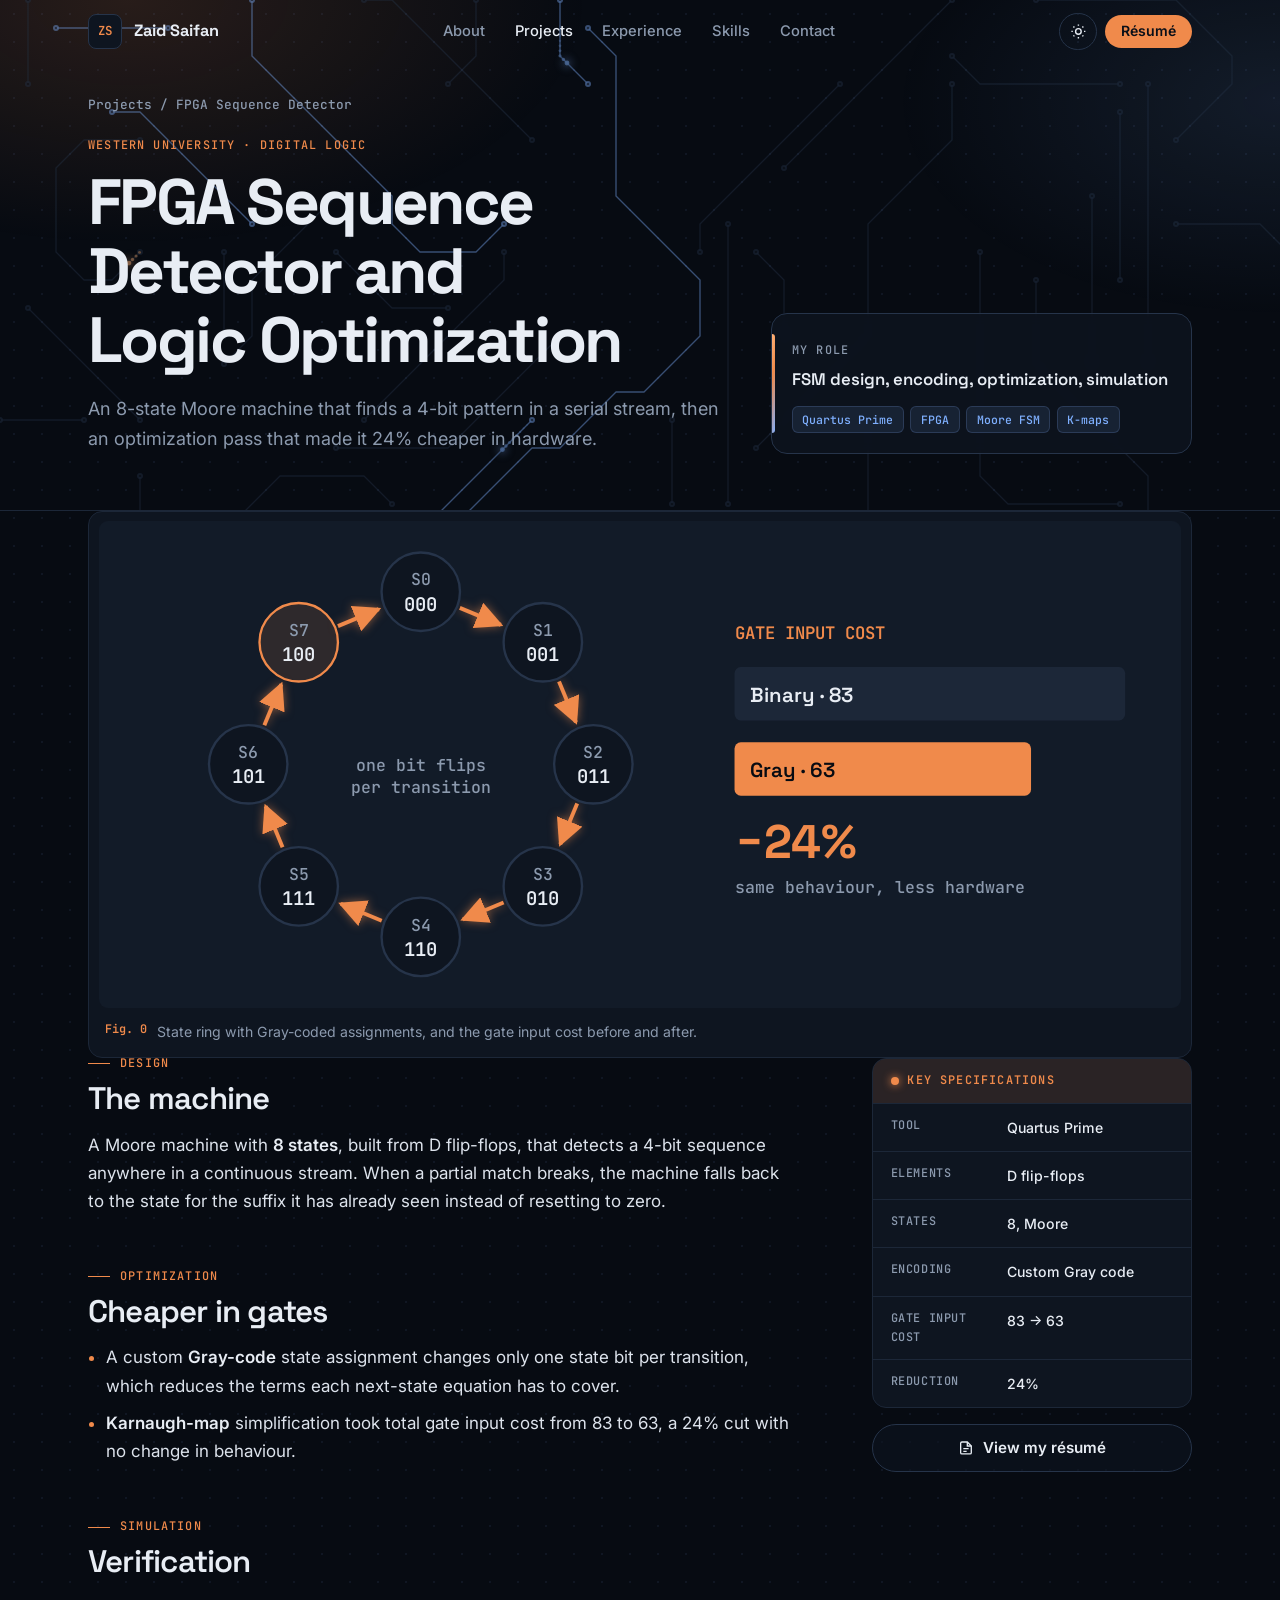
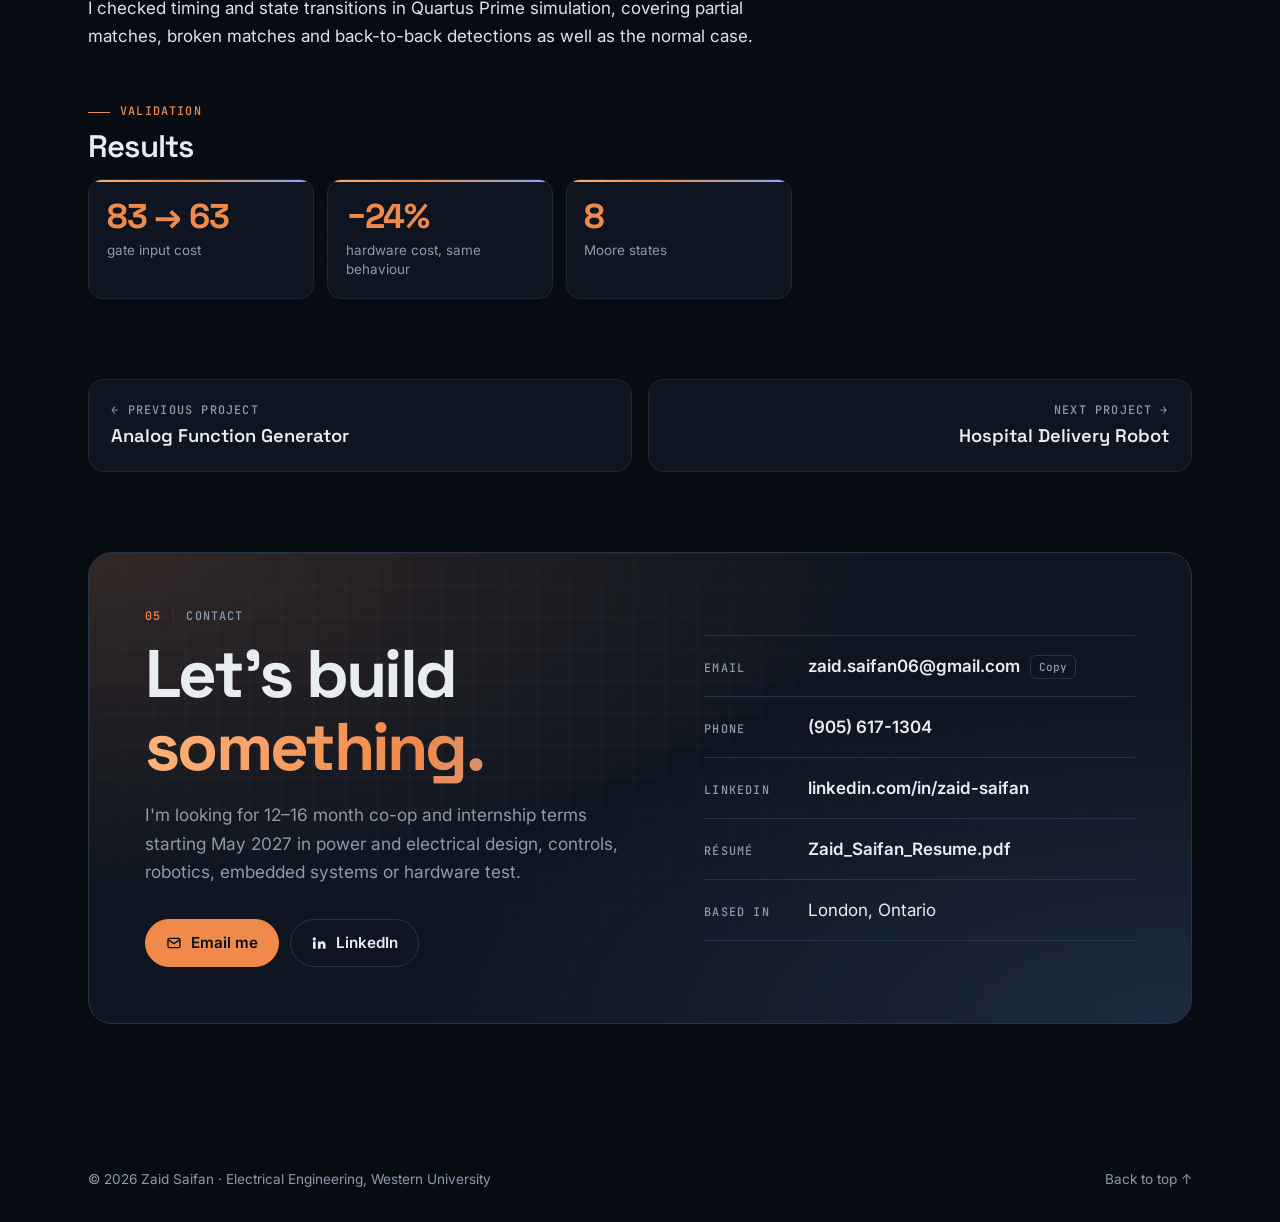
<file: projects/fpga-sequence-detector.html>
<!doctype html>
<html lang="en">
<head>
<meta charset="utf-8">
<meta name="viewport" content="width=device-width, initial-scale=1, viewport-fit=cover">
<title>FPGA Sequence Detector and Logic Optimization · Zaid Saifan</title>
<meta name="description" content="An 8-state Moore machine that finds a 4-bit pattern in a serial stream, then an optimization pass that made it 24% cheaper in hardware.">
<meta property="og:title" content="FPGA Sequence Detector and Logic Optimization · Zaid Saifan">
<meta property="og:description" content="An 8-state Moore machine that finds a 4-bit pattern in a serial stream, then an optimization pass that made it 24% cheaper in hardware.">
<meta property="og:type" content="website">
<link rel="icon" href="data:image/svg+xml,%3Csvg xmlns='http://www.w3.org/2000/svg' viewBox='0 0 64 64'%3E%3Crect width='64' height='64' rx='14' fill='%230E1520'/%3E%3Cpath d='M14 50h12l8-8h16' stroke='%23F08A4B' stroke-width='3' fill='none'/%3E%3Ccircle cx='50' cy='42' r='3.5' fill='%23F08A4B'/%3E%3Ctext x='32' y='34' text-anchor='middle' font-family='monospace' font-weight='700' font-size='22' fill='%23E8EDF4'%3EZS%3C/text%3E%3C/svg%3E">
<meta name="theme-color" content="#070B12">
<script>(function(){var d=document.documentElement;d.classList.add('js');try{var t=localStorage.getItem('theme');if(t)d.setAttribute('data-theme',t);}catch(e){}})();</script>
<link rel="preconnect" href="https://fonts.googleapis.com">
<link rel="preconnect" href="https://fonts.gstatic.com" crossorigin>
<link rel="stylesheet" href="https://fonts.googleapis.com/css2?family=Inter:wght@400;500;600;700&family=JetBrains+Mono:wght@400;500;600&family=Space+Grotesk:wght@500;600;700&display=swap">
<link rel="stylesheet" href="../assets/css/site.css">
</head>
<body class="project-page" id="top">
<a class="skip" href="#main">Skip to content</a>
<div class="progress" aria-hidden="true"><span></span></div>
<div class="spotlight" aria-hidden="true"></div>
<header class="site-head">
  <div class="wrap">
    <a class="brand" href="../index.html"><span class="brand-mark">ZS</span><span class="brand-name">Zaid Saifan</span></a>
    <nav class="nav" id="nav" aria-label="Main">
      <a href="../index.html#about">About</a>
      <a href="../index.html#work" aria-current="page">Projects</a>
      <a href="../index.html#experience">Experience</a>
      <a href="../index.html#skills">Skills</a>
      <a href="../index.html#contact">Contact</a>
      <span class="nav-ind" aria-hidden="true"></span>
    </nav>
    <div class="head-actions">
      <button class="icon-btn theme-toggle" type="button" aria-label="Toggle light and dark theme">
        <svg class="i-sun" viewBox="0 0 24 24" fill="none" stroke="currentColor" stroke-width="2" aria-hidden="true"><circle cx="12" cy="12" r="4"/><path d="M12 2v2M12 20v2M4.9 4.9l1.4 1.4M17.7 17.7l1.4 1.4M2 12h2M20 12h2M4.9 19.1l1.4-1.4M17.7 6.3l1.4-1.4"/></svg>
        <svg class="i-moon" viewBox="0 0 24 24" fill="none" stroke="currentColor" stroke-width="2" aria-hidden="true"><path d="M21 12.8A9 9 0 1 1 11.2 3a7 7 0 0 0 9.8 9.8Z"/></svg>
      </button>
      <a class="btn-sm" href="../assets/Zaid_Saifan_Resume.pdf" target="_blank" rel="noopener">Résumé</a>
      <button class="icon-btn menu-toggle" type="button" aria-label="Open menu" aria-expanded="false" aria-controls="nav"><span></span><span></span></button>
    </div>
  </div>
</header>
<main id="main">
<section class="page-hero">
<canvas class="hero-canvas" aria-hidden="true"></canvas>
<div class="wrap">
  <p class="crumbs"><a href="../index.html#work">Projects</a> / FPGA Sequence Detector</p>
  <div class="ds-head">
    <div>
      <p class="label label--copper">Western University · Digital logic</p>
      <h1>FPGA Sequence Detector and Logic Optimization</h1>
      <p class="lede">An 8-state Moore machine that finds a 4-bit pattern in a serial stream, then an optimization pass that made it 24% cheaper in hardware.</p>
    </div>
    <div class="ds-role"><span class="label">My role</span><b>FSM design, encoding, optimization, simulation</b><div style="margin-top:.9rem"><ul class="tags"><li>Quartus Prime</li><li>FPGA</li><li>Moore FSM</li><li>K-maps</li></ul></div></div>
  </div>
</div>
</section>
<div class="wrap">
  <figure class="figure ds-hero"><div class="media"><svg viewBox="0 0 680 300" role="img" aria-label="Eight-state Moore machine with Gray-coded states arranged in a ring; gate input cost reduced from 83 to 63"><defs><marker id="ahf" viewBox="0 0 10 10" refX="9" refY="5" markerWidth="7" markerHeight="7" orient="auto-start-reverse"><path d="M0 0 10 5 0 10z" style="fill:var(--copper)"/></marker></defs><path class="dg-cu" d="M224.9 50.3 L251.0 61.1" marker-end="url(#ahf)"/><path class="dg-cu" d="M288.1 97.2 L298.9 123.2" marker-end="url(#ahf)"/><path class="dg-cu" d="M299.7 174.9 L288.9 201.0" marker-end="url(#ahf)"/><path class="dg-cu" d="M252.8 238.1 L226.8 248.9" marker-end="url(#ahf)"/><path class="dg-cu" d="M175.1 249.7 L149.0 238.9" marker-end="url(#ahf)"/><path class="dg-cu" d="M111.9 202.8 L101.1 176.8" marker-end="url(#ahf)"/><path class="dg-cu" d="M100.3 125.1 L111.1 99.0" marker-end="url(#ahf)"/><path class="dg-cu" d="M147.2 61.9 L173.2 51.1" marker-end="url(#ahf)"/><circle class="dg-box" cx="200.0" cy="40.0" r="25"/><text class="dg-s" x="200.0" y="36.0" text-anchor="middle">S0</text><text class="dg-t" x="200.0" y="52.0" text-anchor="middle" style="font-family:var(--f-mono);font-size:12px">000</text><circle class="dg-box" cx="277.8" cy="72.2" r="25"/><text class="dg-s" x="277.8" y="68.2" text-anchor="middle">S1</text><text class="dg-t" x="277.8" y="84.2" text-anchor="middle" style="font-family:var(--f-mono);font-size:12px">001</text><circle class="dg-box" cx="310.0" cy="150.0" r="25"/><text class="dg-s" x="310.0" y="146.0" text-anchor="middle">S2</text><text class="dg-t" x="310.0" y="162.0" text-anchor="middle" style="font-family:var(--f-mono);font-size:12px">011</text><circle class="dg-box" cx="277.8" cy="227.8" r="25"/><text class="dg-s" x="277.8" y="223.8" text-anchor="middle">S3</text><text class="dg-t" x="277.8" y="239.8" text-anchor="middle" style="font-family:var(--f-mono);font-size:12px">010</text><circle class="dg-box" cx="200.0" cy="260.0" r="25"/><text class="dg-s" x="200.0" y="256.0" text-anchor="middle">S4</text><text class="dg-t" x="200.0" y="272.0" text-anchor="middle" style="font-family:var(--f-mono);font-size:12px">110</text><circle class="dg-box" cx="122.2" cy="227.8" r="25"/><text class="dg-s" x="122.2" y="223.8" text-anchor="middle">S5</text><text class="dg-t" x="122.2" y="239.8" text-anchor="middle" style="font-family:var(--f-mono);font-size:12px">111</text><circle class="dg-box" cx="90.0" cy="150.0" r="25"/><text class="dg-s" x="90.0" y="146.0" text-anchor="middle">S6</text><text class="dg-t" x="90.0" y="162.0" text-anchor="middle" style="font-family:var(--f-mono);font-size:12px">101</text><circle class="dg-box-cu" cx="122.2" cy="72.2" r="25"/><text class="dg-s" x="122.2" y="68.2" text-anchor="middle">S7</text><text class="dg-t" x="122.2" y="84.2" text-anchor="middle" style="font-family:var(--f-mono);font-size:12px">100</text><text class="dg-s" x="200" y="154" text-anchor="middle">one bit flips</text><text class="dg-s" x="200" y="168" text-anchor="middle">per transition</text><text class="dg-cu-t" x="400" y="70">GATE INPUT COST</text><rect x="400" y="88" width="249" height="34" rx="4" style="fill:var(--line)"/><text class="dg-t" x="410" y="110">Binary · 83</text><rect x="400" y="136" width="189" height="34" rx="4" style="fill:var(--copper)"/><text class="dg-t" x="410" y="158" style="fill:var(--paper)">Gray · 63</text><text class="dg-t" x="400" y="210" style="font-size:30px;font-weight:800;fill:var(--copper)">−24%</text><text class="dg-s" x="400" y="232">same behaviour, less hardware</text></svg></div><figcaption><b>Fig. 0</b><span>State ring with Gray-coded assignments, and the gate input cost before and after.</span></figcaption></figure>
  <div class="ds-body">
    <article class="prose">
<section><h2><small>Design</small>The machine</h2><p>A Moore machine with <strong>8 states</strong>, built from D flip-flops, that detects a 4-bit sequence anywhere in a continuous stream. When a partial match breaks, the machine falls back to the state for the suffix it has already seen instead of resetting to zero.</p></section>
<section><h2><small>Optimization</small>Cheaper in gates</h2><ul>
<li>A custom <strong>Gray-code</strong> state assignment changes only one state bit per transition, which reduces the terms each next-state equation has to cover.</li>
<li><strong>Karnaugh-map</strong> simplification took total gate input cost from 83 to 63, a 24% cut with no change in behaviour.</li></ul></section>
<section><h2><small>Simulation</small>Verification</h2><p>I checked timing and state transitions in Quartus Prime simulation, covering partial matches, broken matches and back-to-back detections as well as the normal case.</p></section>
<section><h2><small>Validation</small>Results</h2><div class="results"><div class="result"><b>83 → 63</b><span>gate input cost</span></div><div class="result"><b>−24%</b><span>hardware cost, same behaviour</span></div><div class="result"><b>8</b><span>Moore states</span></div></div></section>
    </article>
    <aside class="ds-aside">
      <div class="spec"><h2>Key specifications</h2><dl><div class="row"><dt>Tool</dt><dd>Quartus Prime</dd></div><div class="row"><dt>Elements</dt><dd>D flip-flops</dd></div><div class="row"><dt>States</dt><dd>8, Moore</dd></div><div class="row"><dt>Encoding</dt><dd>Custom Gray code</dd></div><div class="row"><dt>Gate input cost</dt><dd>83 → 63</dd></div><div class="row"><dt>Reduction</dt><dd>24%</dd></div></dl></div>
      <a class="btn btn--ghost" href="../assets/Zaid_Saifan_Resume.pdf" target="_blank" rel="noopener" style="justify-content:center"><svg viewBox="0 0 24 24" fill="none" stroke="currentColor" stroke-width="2" aria-hidden="true"><path d="M14 3H6a2 2 0 0 0-2 2v14a2 2 0 0 0 2 2h12a2 2 0 0 0 2-2V9z"/><path d="M14 3v6h6M8 13h8M8 17h5"/></svg>View my résumé</a>
    </aside>
  </div>
  <nav class="pager" aria-label="More projects">
    <a href="analog-function-generator.html"><span class="label">← Previous project</span><b>Analog Function Generator</b></a>
    <a class="next" href="hospital-delivery-robot.html"><span class="label">Next project →</span><b>Hospital Delivery Robot</b></a>
  </nav>
</div>
</main>
<section class="section contact" id="contact">
  <div class="wrap">
    <div class="contact-card" data-reveal>
      <div class="contact-grid">
        <div>
          <p class="label"><span class="num">05</span>Contact</p>
          <h2>Let's build <span class="grad">something.</span></h2>
          <p class="lead">I'm looking for 12–16 month co-op and internship terms starting May 2027 in power and electrical design, controls, robotics, embedded systems or hardware test.</p>
          <div class="btns">
            <a class="btn magnetic" href="mailto:zaid.saifan06@gmail.com"><svg viewBox="0 0 24 24" fill="none" stroke="currentColor" stroke-width="2" aria-hidden="true"><rect x="3" y="5" width="18" height="14" rx="2"/><path d="m3 7 9 6 9-6"/></svg>Email me</a>
            <a class="btn btn--ghost magnetic" href="https://www.linkedin.com/in/zaid-saifan-0b369b356" target="_blank" rel="noopener"><svg viewBox="0 0 24 24" fill="currentColor" aria-hidden="true"><path d="M4.98 3.5a2.5 2.5 0 1 1 0 5 2.5 2.5 0 0 1 0-5ZM3 9.75h4v11H3v-11Zm6.5 0h3.8v1.6h.06c.53-1 1.83-2.05 3.77-2.05 4.03 0 4.77 2.6 4.77 6v5.45h-4v-4.83c0-1.15-.02-2.63-1.6-2.63-1.6 0-1.85 1.25-1.85 2.55v4.91h-4v-11Z"/></svg>LinkedIn</a>
          </div>
        </div>
        <ul class="contact-list">
          <li><span class="label">Email</span><span><a href="mailto:zaid.saifan06@gmail.com">zaid.saifan06@gmail.com</a><button class="copy" type="button" data-copy="zaid.saifan06@gmail.com">Copy</button></span></li>
          <li><span class="label">Phone</span><span><a href="tel:+19056171304">(905) 617-1304</a></span></li>
          <li><span class="label">LinkedIn</span><span><a href="https://www.linkedin.com/in/zaid-saifan-0b369b356" target="_blank" rel="noopener">linkedin.com/in/zaid-saifan</a></span></li>
          <li><span class="label">Résumé</span><span><a href="../assets/Zaid_Saifan_Resume.pdf" target="_blank" rel="noopener">Zaid_Saifan_Resume.pdf</a></span></li>
          <li><span class="label">Based in</span><span>London, Ontario</span></li>
        </ul>
      </div>
    </div>
  </div>
</section>
<footer class="site-foot">
  <div class="wrap"><span>© <span id="year">2026</span> Zaid Saifan · Electrical Engineering, Western University</span><a href="#top">Back to top ↑</a></div>
</footer>
<a class="to-top" href="#top" aria-label="Back to top"><svg viewBox="0 0 48 48" aria-hidden="true"><circle class="ring-bg" cx="24" cy="24" r="21"/><circle class="ring" cx="24" cy="24" r="21" pathLength="100"/><path d="M24 31V17M18 23l6-6 6 6" fill="none" stroke="currentColor" stroke-width="2.4" stroke-linecap="round" stroke-linejoin="round"/></svg></a>
<script src="../assets/js/site.js"></script>
</body>
</html>
</file>
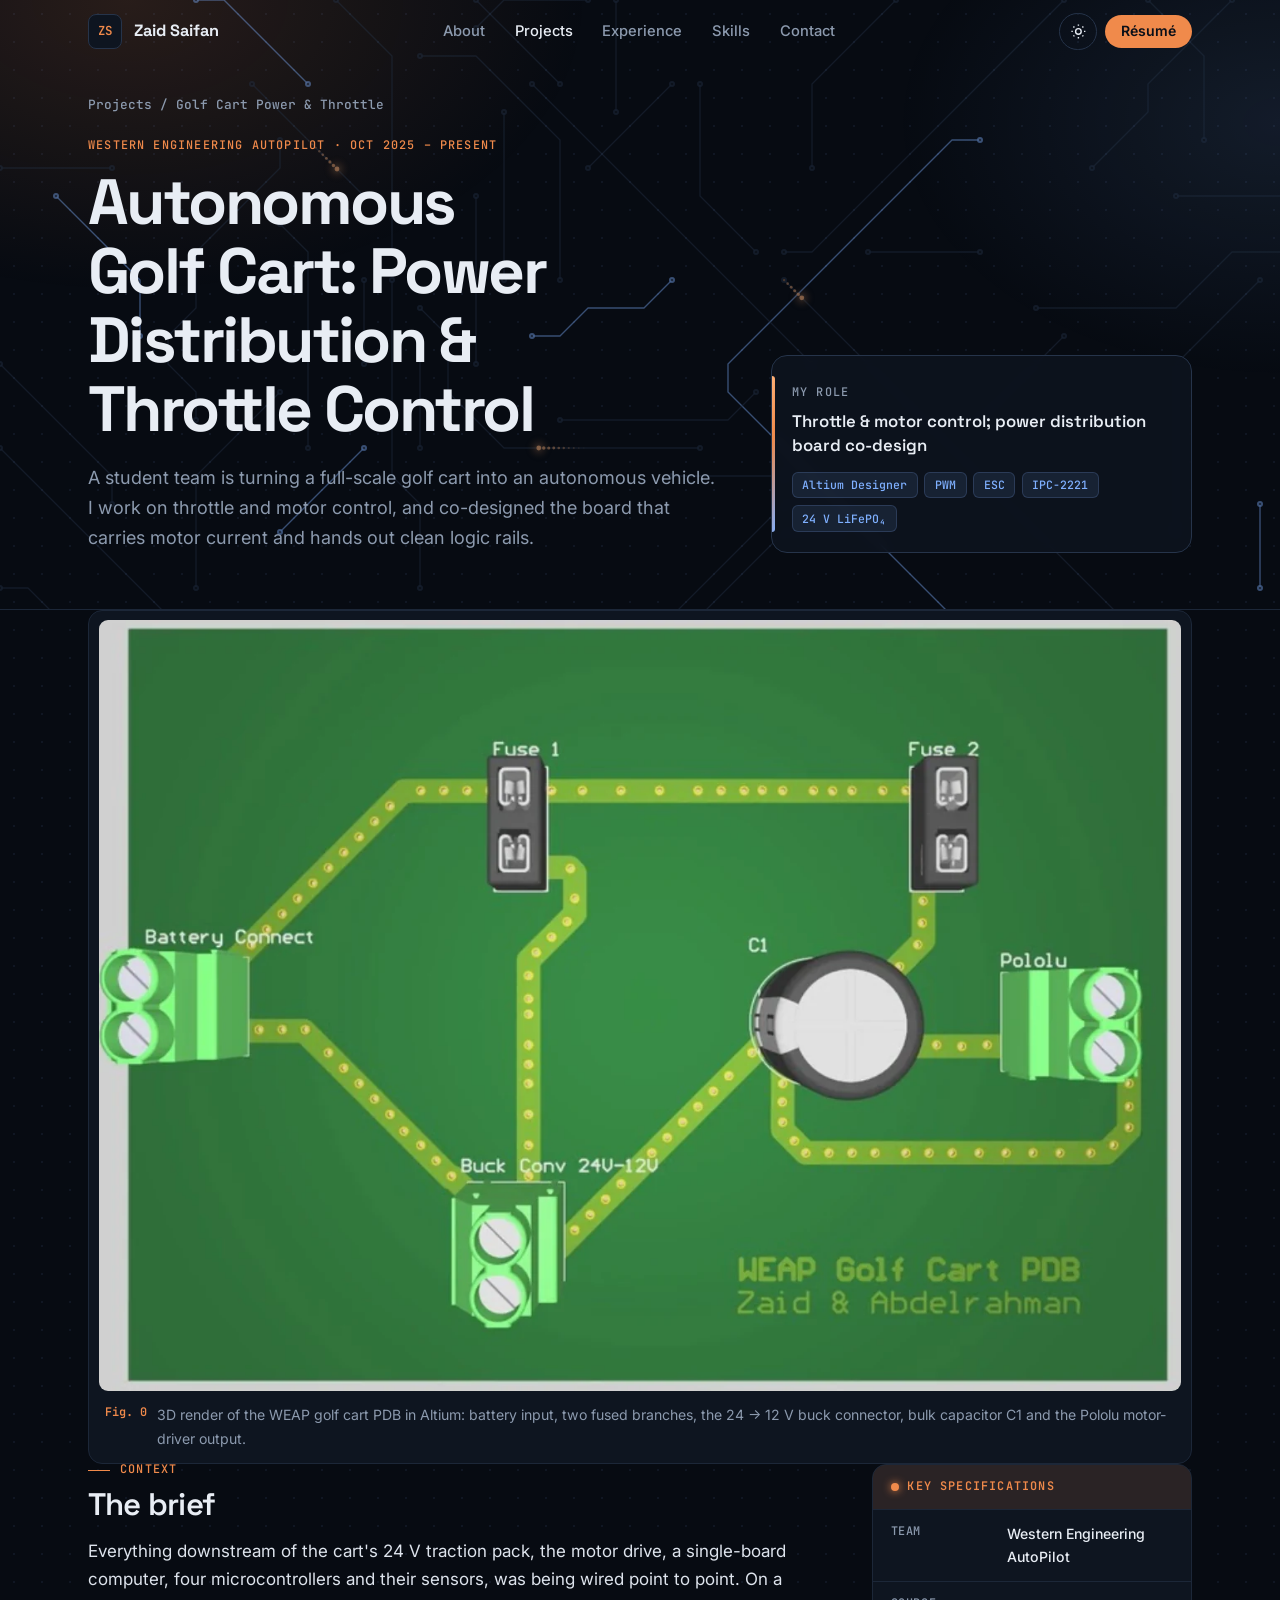
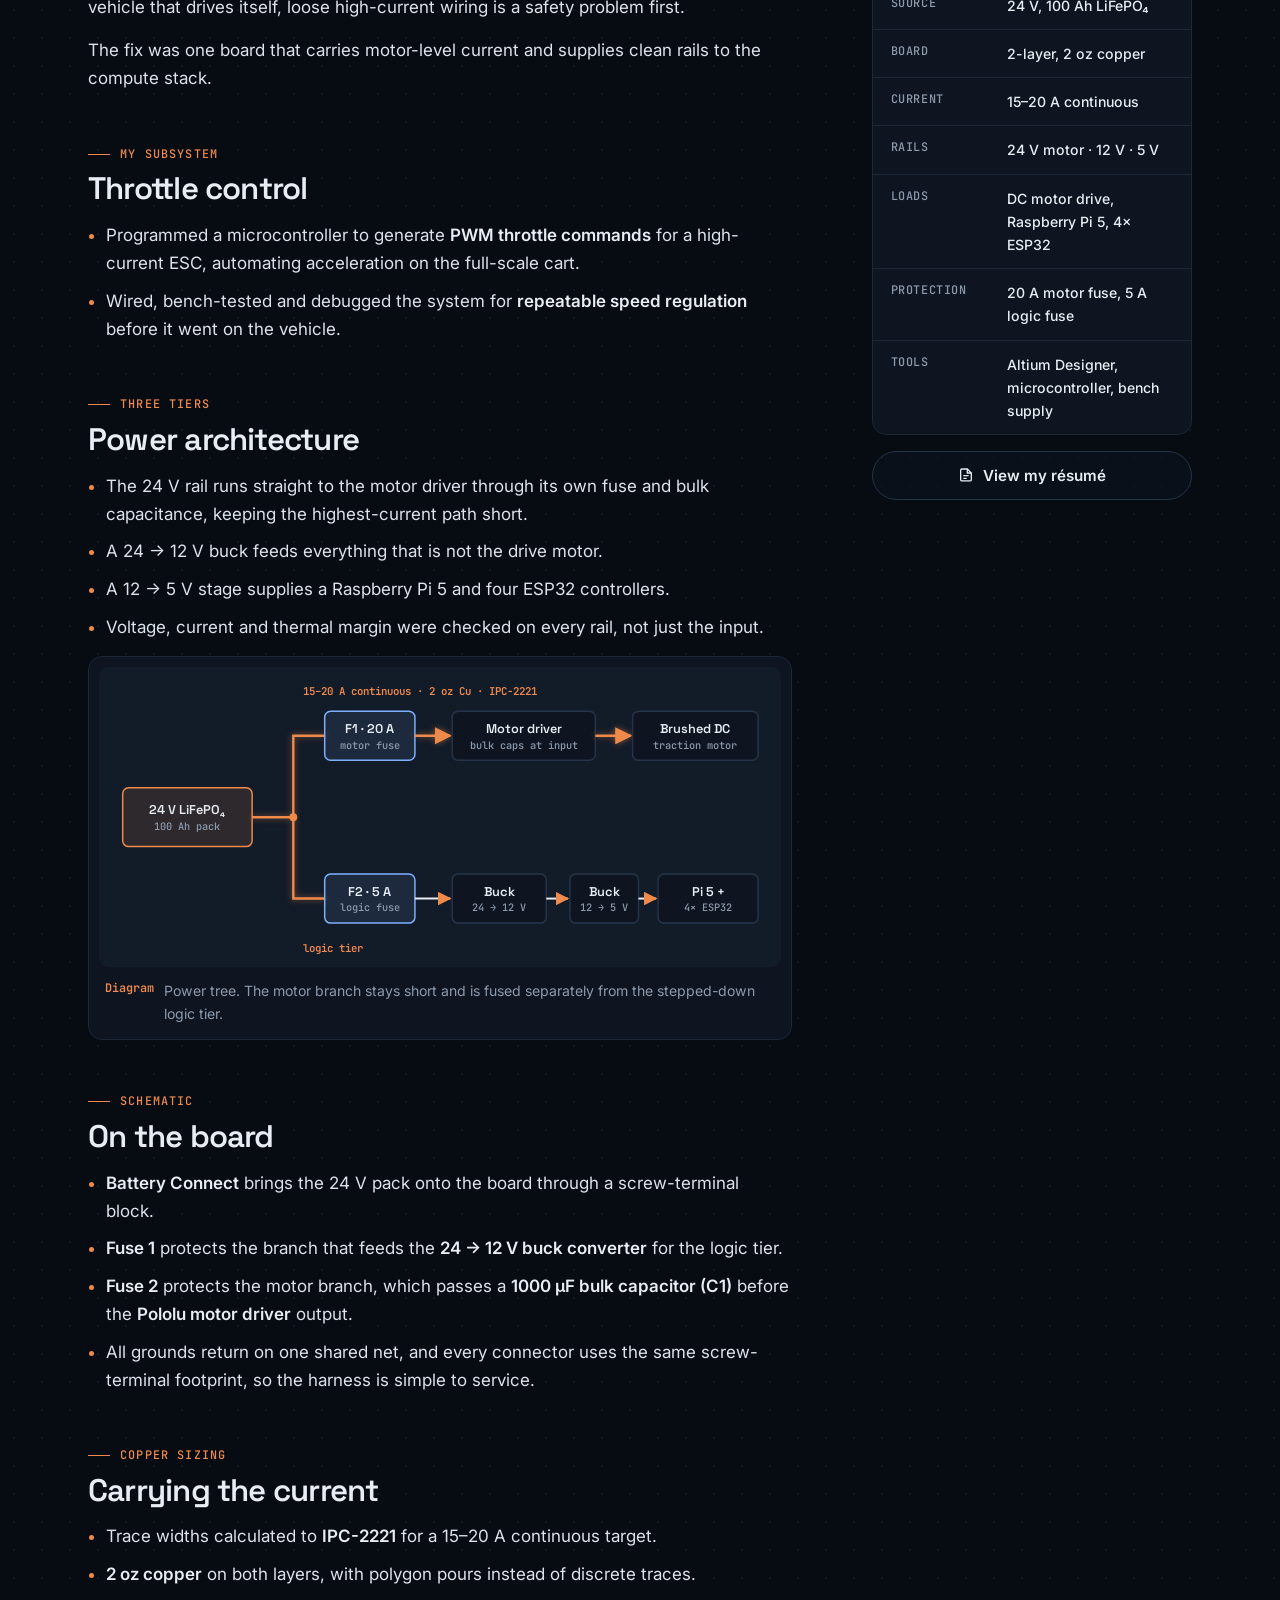
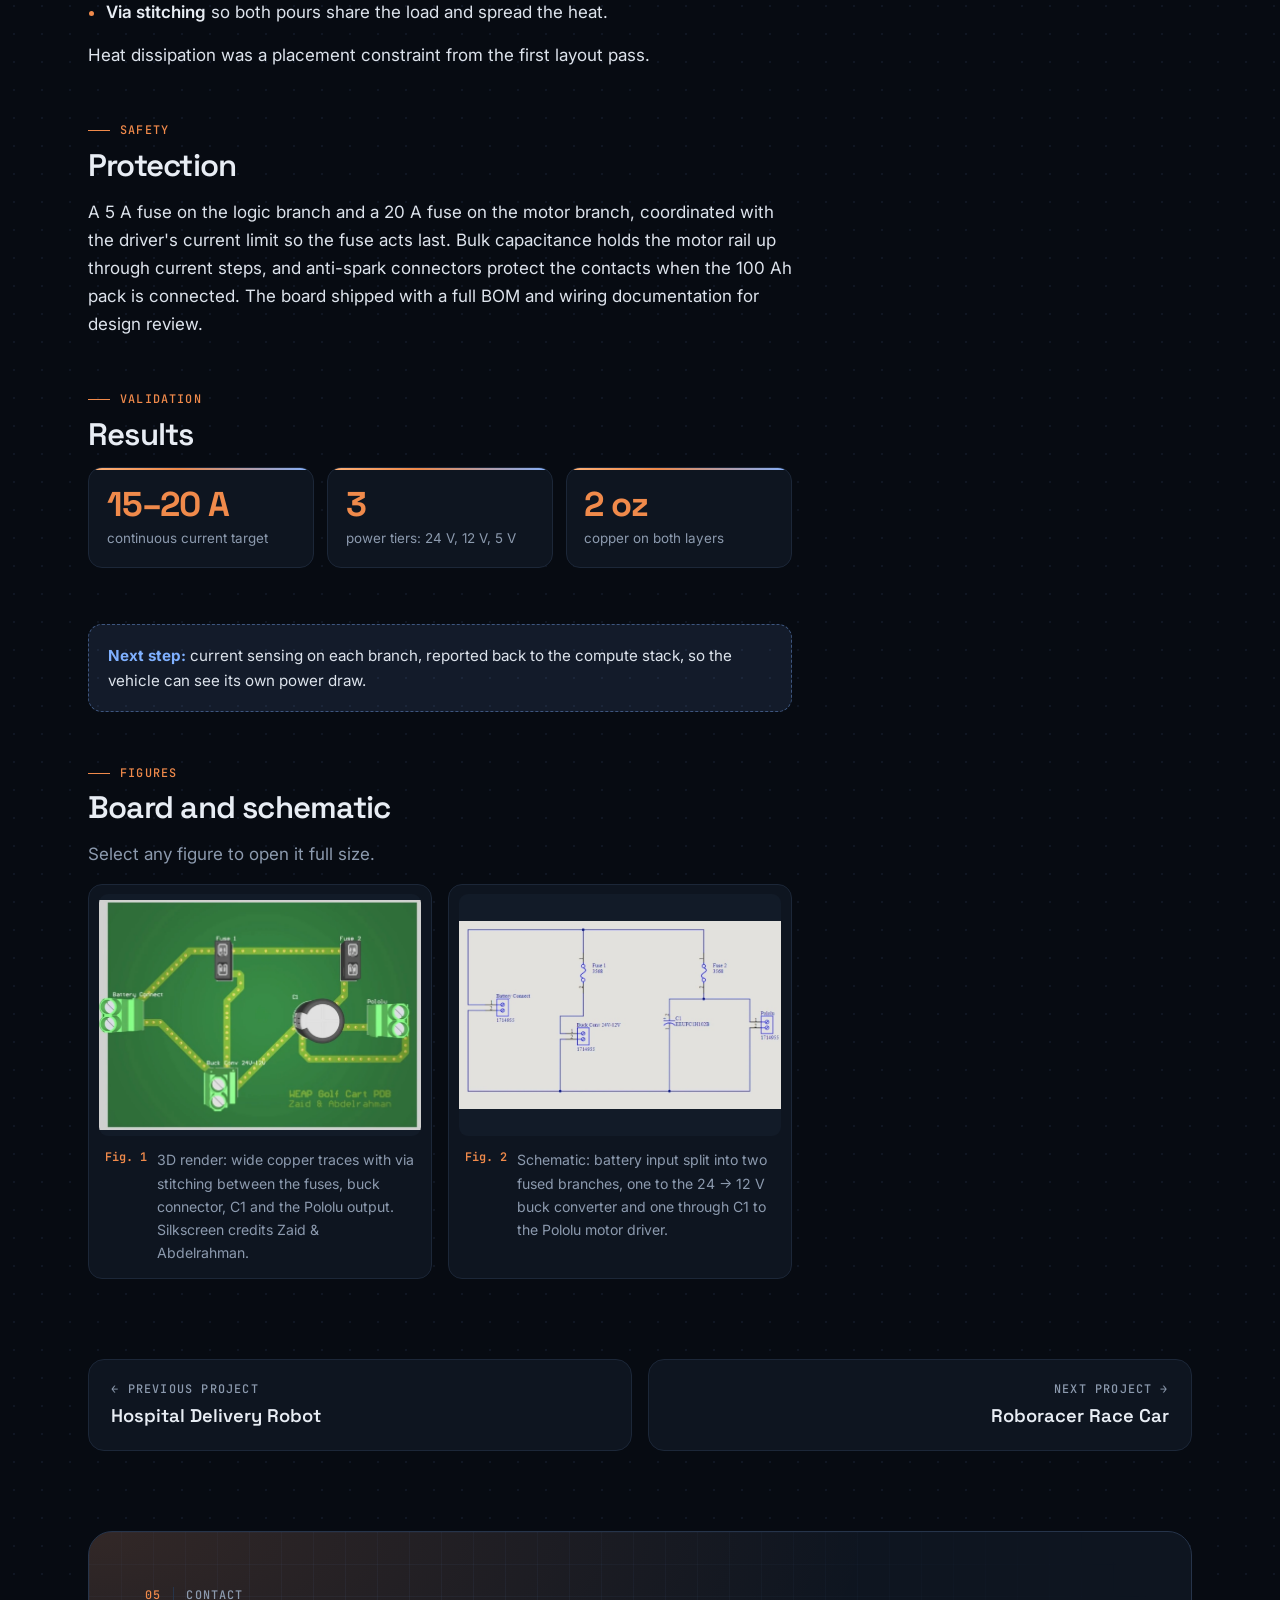
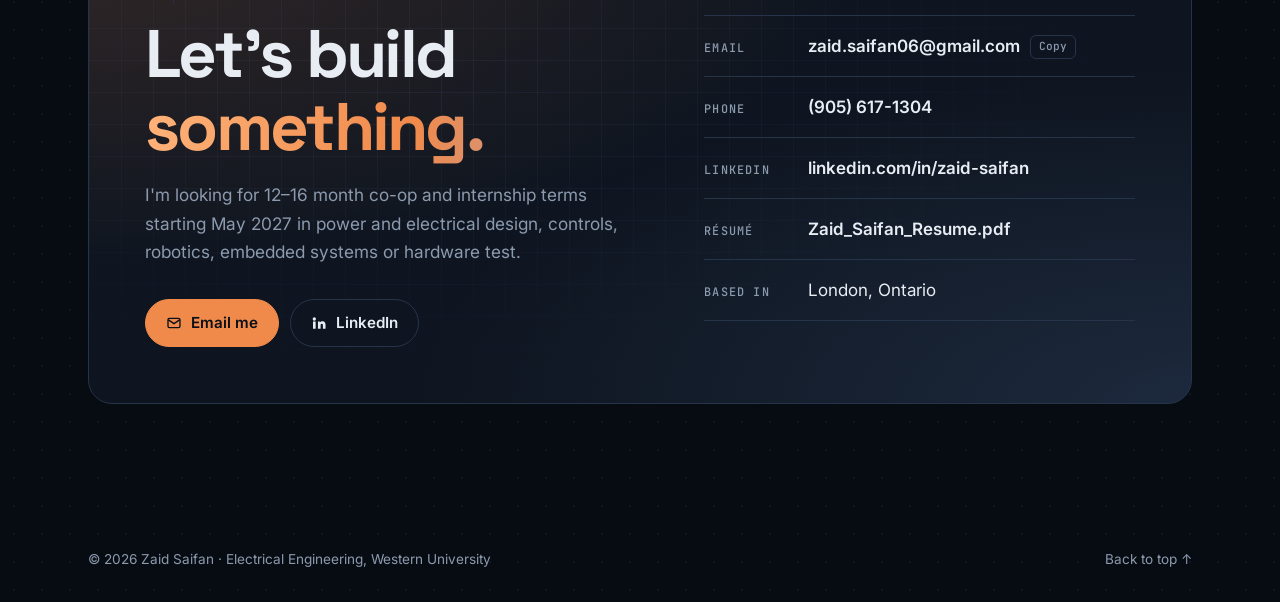
<file: projects/golf-cart-power-and-throttle.html>
<!doctype html>
<html lang="en">
<head>
<meta charset="utf-8">
<meta name="viewport" content="width=device-width, initial-scale=1, viewport-fit=cover">
<title>Autonomous Golf Cart: Power Distribution &amp; Throttle Control · Zaid Saifan</title>
<meta name="description" content="A student team is turning a full-scale golf cart into an autonomous vehicle. I work on throttle and motor control, and co-designed the board that carries motor current and hands out clean logic rails.">
<meta property="og:title" content="Autonomous Golf Cart: Power Distribution &amp; Throttle Control · Zaid Saifan">
<meta property="og:description" content="A student team is turning a full-scale golf cart into an autonomous vehicle. I work on throttle and motor control, and co-designed the board that carries motor current and hands out clean logic rails.">
<meta property="og:type" content="website">
<link rel="icon" href="data:image/svg+xml,%3Csvg xmlns='http://www.w3.org/2000/svg' viewBox='0 0 64 64'%3E%3Crect width='64' height='64' rx='14' fill='%230E1520'/%3E%3Cpath d='M14 50h12l8-8h16' stroke='%23F08A4B' stroke-width='3' fill='none'/%3E%3Ccircle cx='50' cy='42' r='3.5' fill='%23F08A4B'/%3E%3Ctext x='32' y='34' text-anchor='middle' font-family='monospace' font-weight='700' font-size='22' fill='%23E8EDF4'%3EZS%3C/text%3E%3C/svg%3E">
<meta name="theme-color" content="#070B12">
<script>(function(){var d=document.documentElement;d.classList.add('js');try{var t=localStorage.getItem('theme');if(t)d.setAttribute('data-theme',t);}catch(e){}})();</script>
<link rel="preconnect" href="https://fonts.googleapis.com">
<link rel="preconnect" href="https://fonts.gstatic.com" crossorigin>
<link rel="stylesheet" href="https://fonts.googleapis.com/css2?family=Inter:wght@400;500;600;700&family=JetBrains+Mono:wght@400;500;600&family=Space+Grotesk:wght@500;600;700&display=swap">
<link rel="stylesheet" href="../assets/css/site.css">
</head>
<body class="project-page" id="top">
<a class="skip" href="#main">Skip to content</a>
<div class="progress" aria-hidden="true"><span></span></div>
<div class="spotlight" aria-hidden="true"></div>
<header class="site-head">
  <div class="wrap">
    <a class="brand" href="../index.html"><span class="brand-mark">ZS</span><span class="brand-name">Zaid Saifan</span></a>
    <nav class="nav" id="nav" aria-label="Main">
      <a href="../index.html#about">About</a>
      <a href="../index.html#work" aria-current="page">Projects</a>
      <a href="../index.html#experience">Experience</a>
      <a href="../index.html#skills">Skills</a>
      <a href="../index.html#contact">Contact</a>
      <span class="nav-ind" aria-hidden="true"></span>
    </nav>
    <div class="head-actions">
      <button class="icon-btn theme-toggle" type="button" aria-label="Toggle light and dark theme">
        <svg class="i-sun" viewBox="0 0 24 24" fill="none" stroke="currentColor" stroke-width="2" aria-hidden="true"><circle cx="12" cy="12" r="4"/><path d="M12 2v2M12 20v2M4.9 4.9l1.4 1.4M17.7 17.7l1.4 1.4M2 12h2M20 12h2M4.9 19.1l1.4-1.4M17.7 6.3l1.4-1.4"/></svg>
        <svg class="i-moon" viewBox="0 0 24 24" fill="none" stroke="currentColor" stroke-width="2" aria-hidden="true"><path d="M21 12.8A9 9 0 1 1 11.2 3a7 7 0 0 0 9.8 9.8Z"/></svg>
      </button>
      <a class="btn-sm" href="../assets/Zaid_Saifan_Resume.pdf" target="_blank" rel="noopener">Résumé</a>
      <button class="icon-btn menu-toggle" type="button" aria-label="Open menu" aria-expanded="false" aria-controls="nav"><span></span><span></span></button>
    </div>
  </div>
</header>
<main id="main">
<section class="page-hero">
<canvas class="hero-canvas" aria-hidden="true"></canvas>
<div class="wrap">
  <p class="crumbs"><a href="../index.html#work">Projects</a> / Golf Cart Power &amp; Throttle</p>
  <div class="ds-head">
    <div>
      <p class="label label--copper">Western Engineering AutoPilot · Oct 2025 – present</p>
      <h1>Autonomous Golf Cart: Power Distribution &amp; Throttle Control</h1>
      <p class="lede">A student team is turning a full-scale golf cart into an autonomous vehicle. I work on throttle and motor control, and co-designed the board that carries motor current and hands out clean logic rails.</p>
    </div>
    <div class="ds-role"><span class="label">My role</span><b>Throttle &amp; motor control; power distribution board co-design</b><div style="margin-top:.9rem"><ul class="tags"><li>Altium Designer</li><li>PWM</li><li>ESC</li><li>IPC-2221</li><li>24 V LiFePO₄</li></ul></div></div>
  </div>
</div>
</section>
<div class="wrap">
  <figure class="figure ds-hero"><button class="zoom" type="button" aria-label="Open image full size"><div class="media dark"><img src="../assets/img/pdb-3d.webp" alt="3D render of the WEAP golf cart PDB in Altium: battery input, two fused branches, the 24 → 12 V buck connector, bulk capacitor C1 and the Pololu motor-driver output." loading="eager"></div></button><figcaption><b>Fig. 0</b><span>3D render of the WEAP golf cart PDB in Altium: battery input, two fused branches, the 24 → 12 V buck connector, bulk capacitor C1 and the Pololu motor-driver output.</span></figcaption></figure>
  <div class="ds-body">
    <article class="prose">
<section><h2><small>Context</small>The brief</h2><p>Everything downstream of the cart's 24 V traction pack, the motor drive, a single-board computer, four microcontrollers and their sensors, was being wired point to point. On a vehicle that drives itself, loose high-current wiring is a safety problem first.</p>
<p>The fix was one board that carries motor-level current and supplies clean rails to the compute stack.</p></section>
<section><h2><small>My subsystem</small>Throttle control</h2><ul>
<li>Programmed a microcontroller to generate <strong>PWM throttle commands</strong> for a high-current ESC, automating acceleration on the full-scale cart.</li>
<li>Wired, bench-tested and debugged the system for <strong>repeatable speed regulation</strong> before it went on the vehicle.</li></ul></section>
<section><h2><small>Three tiers</small>Power architecture</h2><ul>
<li>The 24 V rail runs straight to the motor driver through its own fuse and bulk capacitance, keeping the highest-current path short.</li>
<li>A 24 → 12 V buck feeds everything that is not the drive motor.</li>
<li>A 12 → 5 V stage supplies a Raspberry Pi 5 and four ESP32 controllers.</li>
<li>Voltage, current and thermal margin were checked on every rail, not just the input.</li></ul>
<figure class="figure"><div class="media"><svg viewBox="0 0 680 290" role="img" aria-label="Power tree: 24 V battery splits into a fused 20 A motor branch and a fused 5 A logic branch stepped down to 12 V and 5 V"><defs><marker id="ahg" viewBox="0 0 10 10" refX="9" refY="5" markerWidth="7" markerHeight="7" orient="auto-start-reverse"><path d="M0 0 10 5 0 10z" style="fill:var(--copper)"/></marker></defs><rect class="dg-box-cu" x="16" y="115" width="132" height="60" rx="6"/><text class="dg-t" x="82.0" y="142.0" text-anchor="middle">24 V LiFePO₄</text><text class="dg-s" x="82.0" y="158.0" text-anchor="middle">100 Ah pack</text><path class="dg-cu" d="M148 145 H190 V62 H222"/><path class="dg-cu" d="M190 145 V228 H222"/><circle class="dg-dot" cx="190" cy="145" r="4"/><rect class="dg-box-mask" x="222" y="37" width="92" height="50" rx="6"/><text class="dg-t" x="268.0" y="59.0" text-anchor="middle">F1 · 20 A</text><text class="dg-s" x="268.0" y="75.0" text-anchor="middle">motor fuse</text><path class="dg-cu" d="M314 62 H350" marker-end="url(#ahg)"/><rect class="dg-box" x="352" y="37" width="146" height="50" rx="6"/><text class="dg-t" x="425.0" y="59.0" text-anchor="middle">Motor driver</text><text class="dg-s" x="425.0" y="75.0" text-anchor="middle">bulk caps at input</text><path class="dg-cu" d="M498 62 H534" marker-end="url(#ahg)"/><rect class="dg-box" x="536" y="37" width="128" height="50" rx="6"/><text class="dg-t" x="600.0" y="59.0" text-anchor="middle">Brushed DC</text><text class="dg-s" x="600.0" y="75.0" text-anchor="middle">traction motor</text><rect class="dg-box-mask" x="222" y="203" width="92" height="50" rx="6"/><text class="dg-t" x="268.0" y="225.0" text-anchor="middle">F2 · 5 A</text><text class="dg-s" x="268.0" y="241.0" text-anchor="middle">logic fuse</text><path class="dg-line" d="M314 228 H350" marker-end="url(#ahg)"/><rect class="dg-box" x="352" y="203" width="96" height="50" rx="6"/><text class="dg-t" x="400.0" y="225.0" text-anchor="middle">Buck</text><text class="dg-s" x="400.0" y="241.0" text-anchor="middle">24 → 12 V</text><path class="dg-line" d="M448 228 H470" marker-end="url(#ahg)"/><rect class="dg-box" x="472" y="203" width="70" height="50" rx="6"/><text class="dg-t" x="507.0" y="225.0" text-anchor="middle">Buck</text><text class="dg-s" x="507.0" y="241.0" text-anchor="middle">12 → 5 V</text><path class="dg-line" d="M542 228 H560" marker-end="url(#ahg)"/><rect class="dg-box" x="562" y="203" width="102" height="50" rx="6"/><text class="dg-t" x="613.0" y="225.0" text-anchor="middle">Pi 5 +</text><text class="dg-s" x="613.0" y="241.0" text-anchor="middle">4× ESP32</text><text class="dg-cu-t" x="200" y="20">15–20 A continuous · 2 oz Cu · IPC-2221</text><text class="dg-cu-t" x="200" y="282">logic tier</text></svg></div><figcaption><b>Diagram</b><span>Power tree. The motor branch stays short and is fused separately from the stepped-down logic tier.</span></figcaption></figure></section>
<section><h2><small>Schematic</small>On the board</h2><ul>
<li><strong>Battery Connect</strong> brings the 24 V pack onto the board through a screw-terminal block.</li>
<li><strong>Fuse 1</strong> protects the branch that feeds the <strong>24 → 12 V buck converter</strong> for the logic tier.</li>
<li><strong>Fuse 2</strong> protects the motor branch, which passes a <strong>1000 µF bulk capacitor (C1)</strong> before the <strong>Pololu motor driver</strong> output.</li>
<li>All grounds return on one shared net, and every connector uses the same screw-terminal footprint, so the harness is simple to service.</li></ul></section>
<section><h2><small>Copper sizing</small>Carrying the current</h2><ul>
<li>Trace widths calculated to <strong>IPC-2221</strong> for a 15–20 A continuous target.</li>
<li><strong>2 oz copper</strong> on both layers, with polygon pours instead of discrete traces.</li>
<li><strong>Via stitching</strong> so both pours share the load and spread the heat.</li></ul>
<p>Heat dissipation was a placement constraint from the first layout pass.</p></section>
<section><h2><small>Safety</small>Protection</h2><p>A 5 A fuse on the logic branch and a 20 A fuse on the motor branch, coordinated with the driver's current limit so the fuse acts last. Bulk capacitance holds the motor rail up through current steps, and anti-spark connectors protect the contacts when the 100 Ah pack is connected. The board shipped with a full BOM and wiring documentation for design review.</p></section>
<section><h2><small>Validation</small>Results</h2><div class="results"><div class="result"><b>15–20 A</b><span>continuous current target</span></div><div class="result"><b>3</b><span>power tiers: 24 V, 12 V, 5 V</span></div><div class="result"><b>2 oz</b><span>copper on both layers</span></div></div></section>
<p class="note"><b>Next step:</b> current sensing on each branch, reported back to the compute stack, so the vehicle can see its own power draw.</p>
<section><h2><small>Figures</small>Board and schematic</h2><p style="color:var(--muted)">Select any figure to open it full size.</p><div class="gallery"><figure class="figure"><button class="zoom" type="button" aria-label="Open figure 1 full size"><div class="media"><img src="../assets/img/pdb-3d.webp" alt="3D render: wide copper traces with via stitching between the fuses, buck connector, C1 and the Pololu output. Silkscreen credits Zaid &amp; Abdelrahman." loading="lazy"></div></button><figcaption><b>Fig. 1</b><span>3D render: wide copper traces with via stitching between the fuses, buck connector, C1 and the Pololu output. Silkscreen credits Zaid &amp; Abdelrahman.</span></figcaption></figure><figure class="figure"><button class="zoom" type="button" aria-label="Open figure 2 full size"><div class="media"><img src="../assets/img/pdb-schematic.webp" alt="Schematic: battery input split into two fused branches, one to the 24 → 12 V buck converter and one through C1 to the Pololu motor driver." loading="lazy"></div></button><figcaption><b>Fig. 2</b><span>Schematic: battery input split into two fused branches, one to the 24 → 12 V buck converter and one through C1 to the Pololu motor driver.</span></figcaption></figure></div></section>
    </article>
    <aside class="ds-aside">
      <div class="spec"><h2>Key specifications</h2><dl><div class="row"><dt>Team</dt><dd>Western Engineering AutoPilot</dd></div><div class="row"><dt>Source</dt><dd>24 V, 100 Ah LiFePO₄</dd></div><div class="row"><dt>Board</dt><dd>2-layer, 2 oz copper</dd></div><div class="row"><dt>Current</dt><dd>15–20 A continuous</dd></div><div class="row"><dt>Rails</dt><dd>24 V motor · 12 V · 5 V</dd></div><div class="row"><dt>Loads</dt><dd>DC motor drive, Raspberry Pi 5, 4× ESP32</dd></div><div class="row"><dt>Protection</dt><dd>20 A motor fuse, 5 A logic fuse</dd></div><div class="row"><dt>Tools</dt><dd>Altium Designer, microcontroller, bench supply</dd></div></dl></div>
      <a class="btn btn--ghost" href="../assets/Zaid_Saifan_Resume.pdf" target="_blank" rel="noopener" style="justify-content:center"><svg viewBox="0 0 24 24" fill="none" stroke="currentColor" stroke-width="2" aria-hidden="true"><path d="M14 3H6a2 2 0 0 0-2 2v14a2 2 0 0 0 2 2h12a2 2 0 0 0 2-2V9z"/><path d="M14 3v6h6M8 13h8M8 17h5"/></svg>View my résumé</a>
    </aside>
  </div>
  <nav class="pager" aria-label="More projects">
    <a href="hospital-delivery-robot.html"><span class="label">← Previous project</span><b>Hospital Delivery Robot</b></a>
    <a class="next" href="roboracer-autonomous-race-car.html"><span class="label">Next project →</span><b>Roboracer Race Car</b></a>
  </nav>
</div>
</main>
<section class="section contact" id="contact">
  <div class="wrap">
    <div class="contact-card" data-reveal>
      <div class="contact-grid">
        <div>
          <p class="label"><span class="num">05</span>Contact</p>
          <h2>Let's build <span class="grad">something.</span></h2>
          <p class="lead">I'm looking for 12–16 month co-op and internship terms starting May 2027 in power and electrical design, controls, robotics, embedded systems or hardware test.</p>
          <div class="btns">
            <a class="btn magnetic" href="mailto:zaid.saifan06@gmail.com"><svg viewBox="0 0 24 24" fill="none" stroke="currentColor" stroke-width="2" aria-hidden="true"><rect x="3" y="5" width="18" height="14" rx="2"/><path d="m3 7 9 6 9-6"/></svg>Email me</a>
            <a class="btn btn--ghost magnetic" href="https://www.linkedin.com/in/zaid-saifan-0b369b356" target="_blank" rel="noopener"><svg viewBox="0 0 24 24" fill="currentColor" aria-hidden="true"><path d="M4.98 3.5a2.5 2.5 0 1 1 0 5 2.5 2.5 0 0 1 0-5ZM3 9.75h4v11H3v-11Zm6.5 0h3.8v1.6h.06c.53-1 1.83-2.05 3.77-2.05 4.03 0 4.77 2.6 4.77 6v5.45h-4v-4.83c0-1.15-.02-2.63-1.6-2.63-1.6 0-1.85 1.25-1.85 2.55v4.91h-4v-11Z"/></svg>LinkedIn</a>
          </div>
        </div>
        <ul class="contact-list">
          <li><span class="label">Email</span><span><a href="mailto:zaid.saifan06@gmail.com">zaid.saifan06@gmail.com</a><button class="copy" type="button" data-copy="zaid.saifan06@gmail.com">Copy</button></span></li>
          <li><span class="label">Phone</span><span><a href="tel:+19056171304">(905) 617-1304</a></span></li>
          <li><span class="label">LinkedIn</span><span><a href="https://www.linkedin.com/in/zaid-saifan-0b369b356" target="_blank" rel="noopener">linkedin.com/in/zaid-saifan</a></span></li>
          <li><span class="label">Résumé</span><span><a href="../assets/Zaid_Saifan_Resume.pdf" target="_blank" rel="noopener">Zaid_Saifan_Resume.pdf</a></span></li>
          <li><span class="label">Based in</span><span>London, Ontario</span></li>
        </ul>
      </div>
    </div>
  </div>
</section>
<footer class="site-foot">
  <div class="wrap"><span>© <span id="year">2026</span> Zaid Saifan · Electrical Engineering, Western University</span><a href="#top">Back to top ↑</a></div>
</footer>
<a class="to-top" href="#top" aria-label="Back to top"><svg viewBox="0 0 48 48" aria-hidden="true"><circle class="ring-bg" cx="24" cy="24" r="21"/><circle class="ring" cx="24" cy="24" r="21" pathLength="100"/><path d="M24 31V17M18 23l6-6 6 6" fill="none" stroke="currentColor" stroke-width="2.4" stroke-linecap="round" stroke-linejoin="round"/></svg></a>
<script src="../assets/js/site.js"></script>
</body>
</html>
</file>
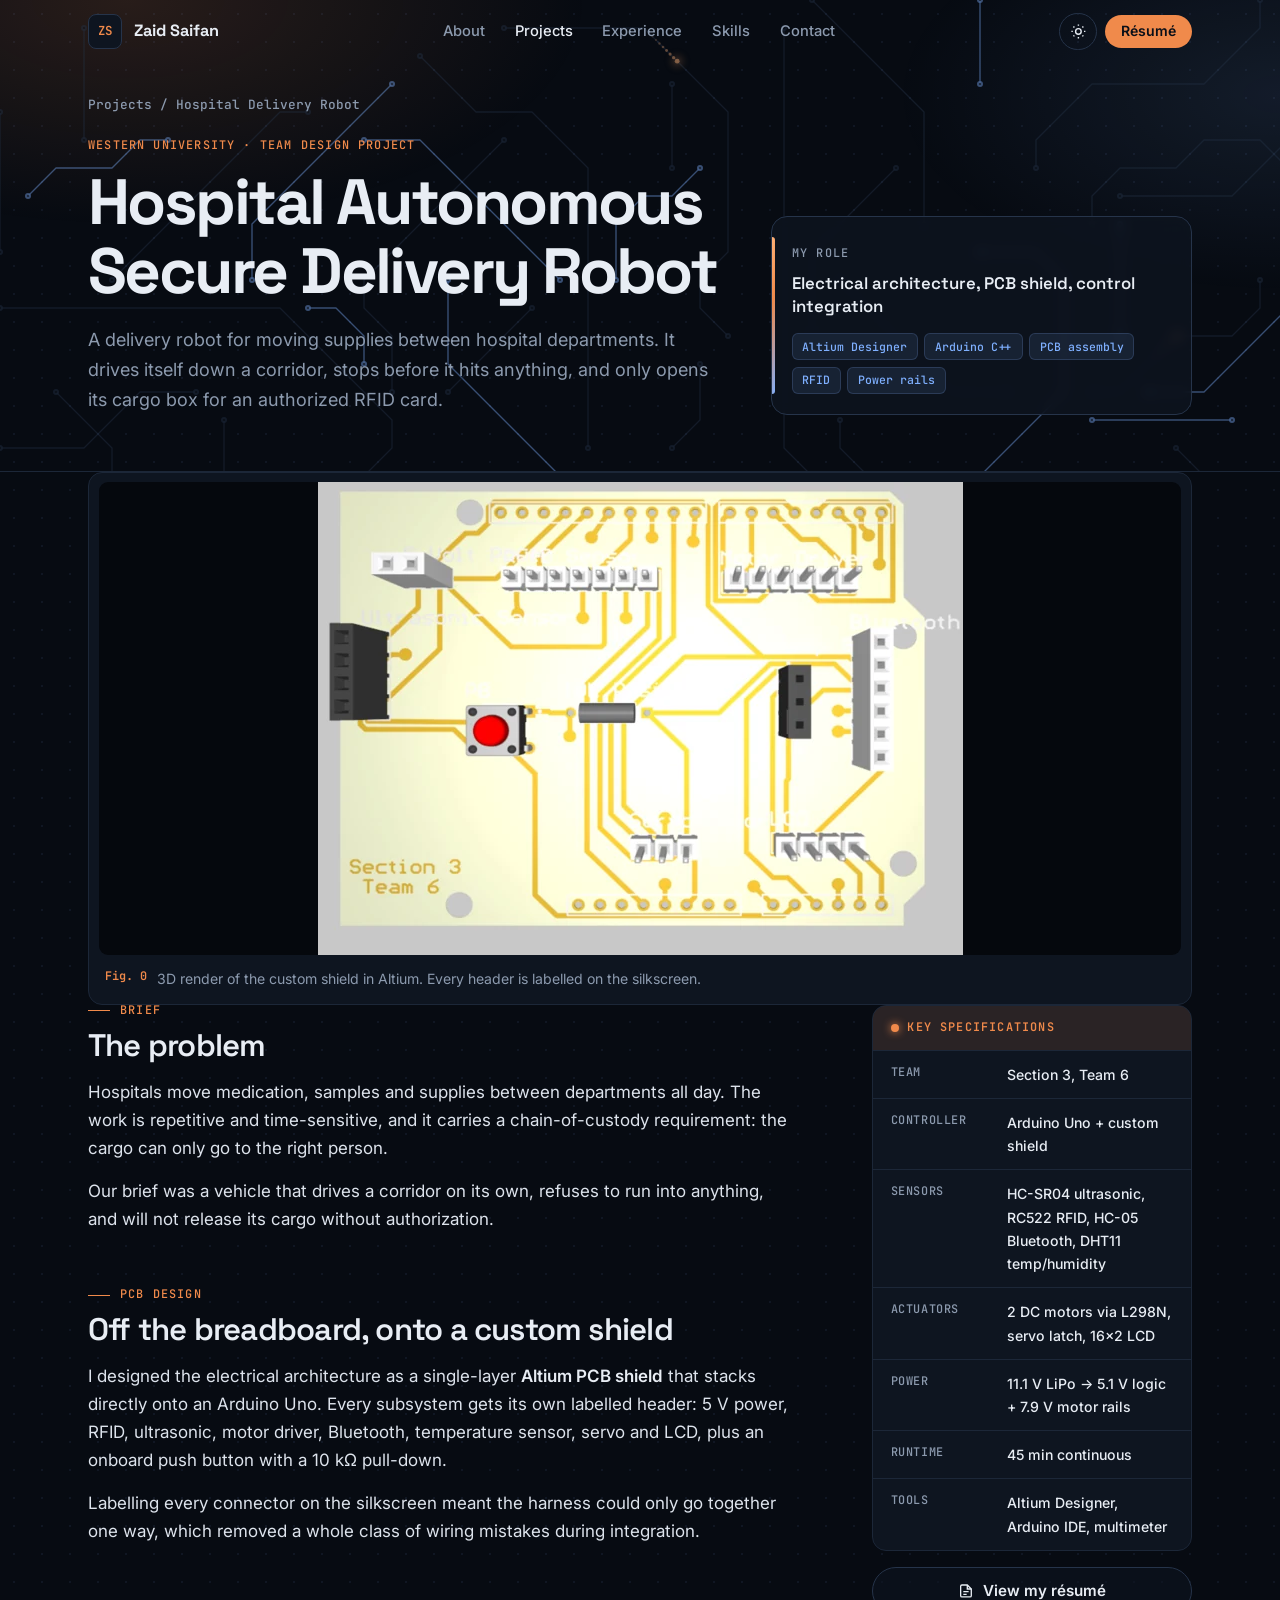
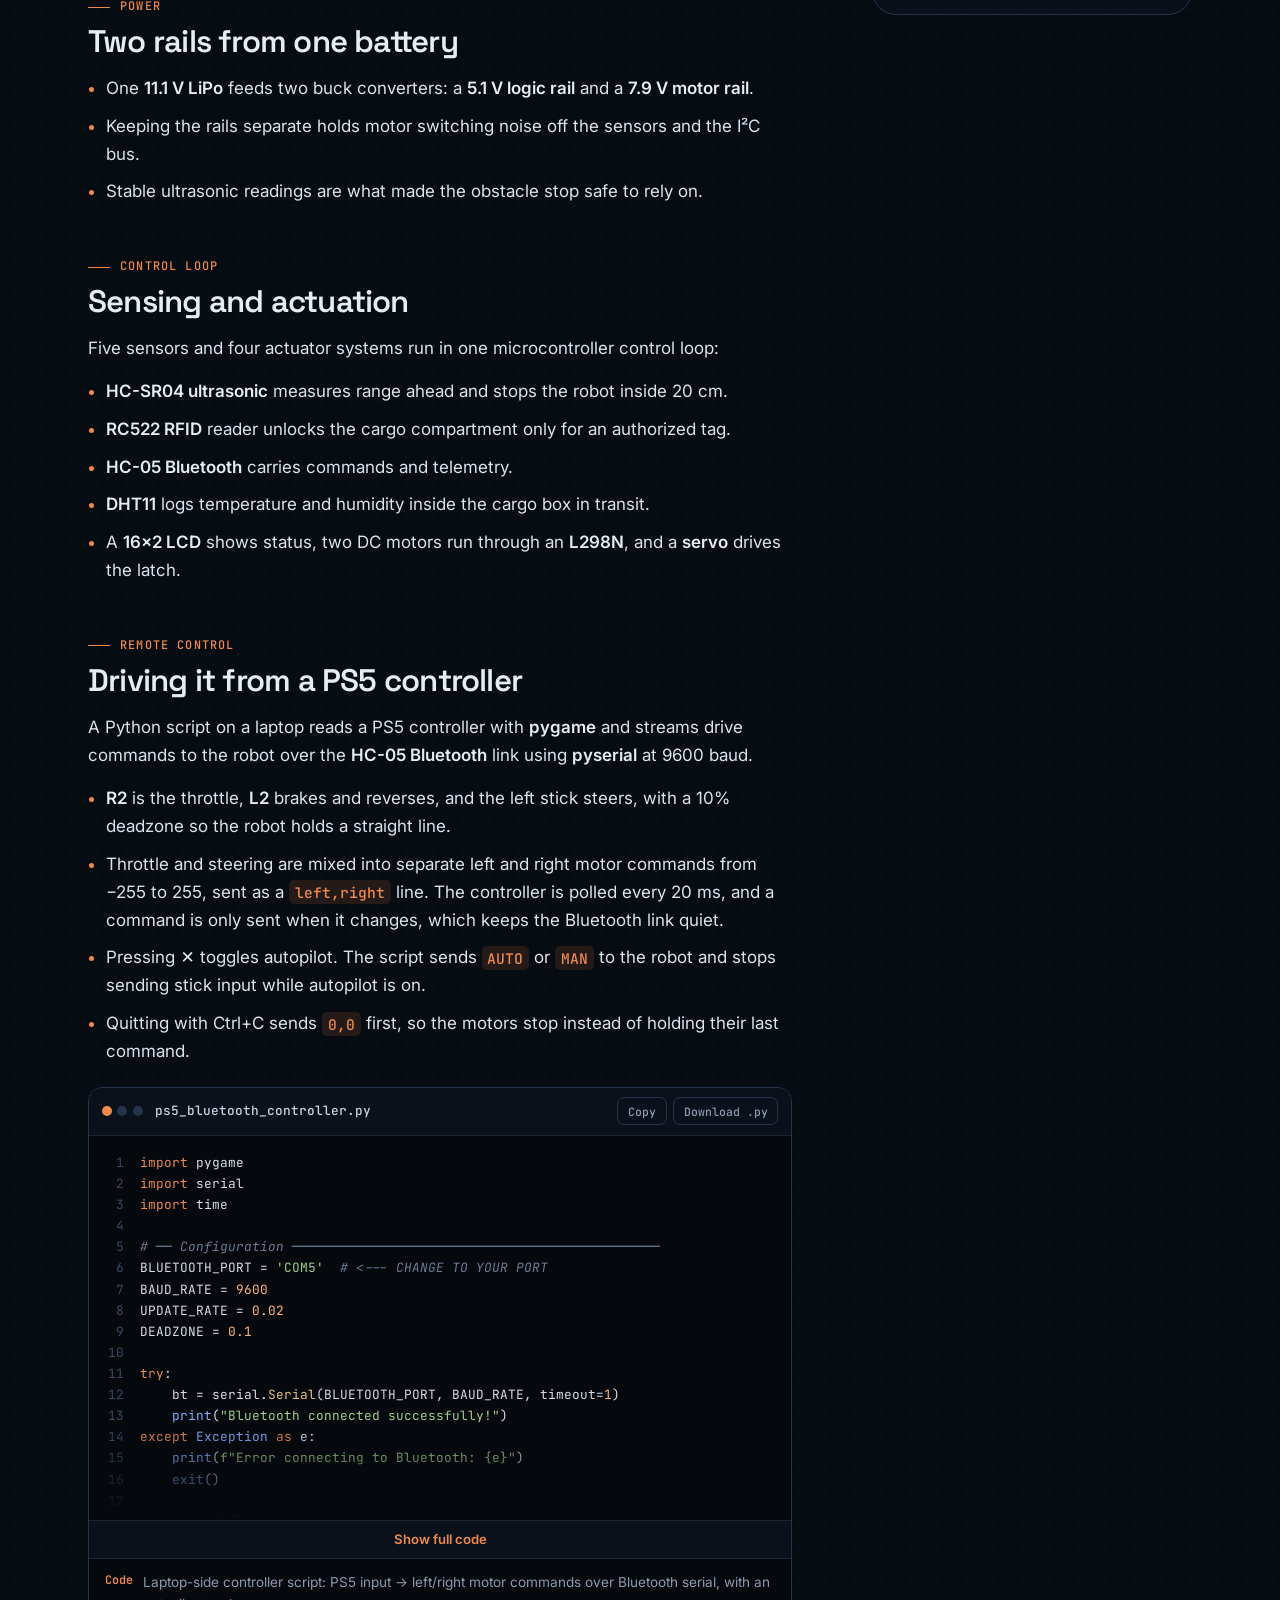
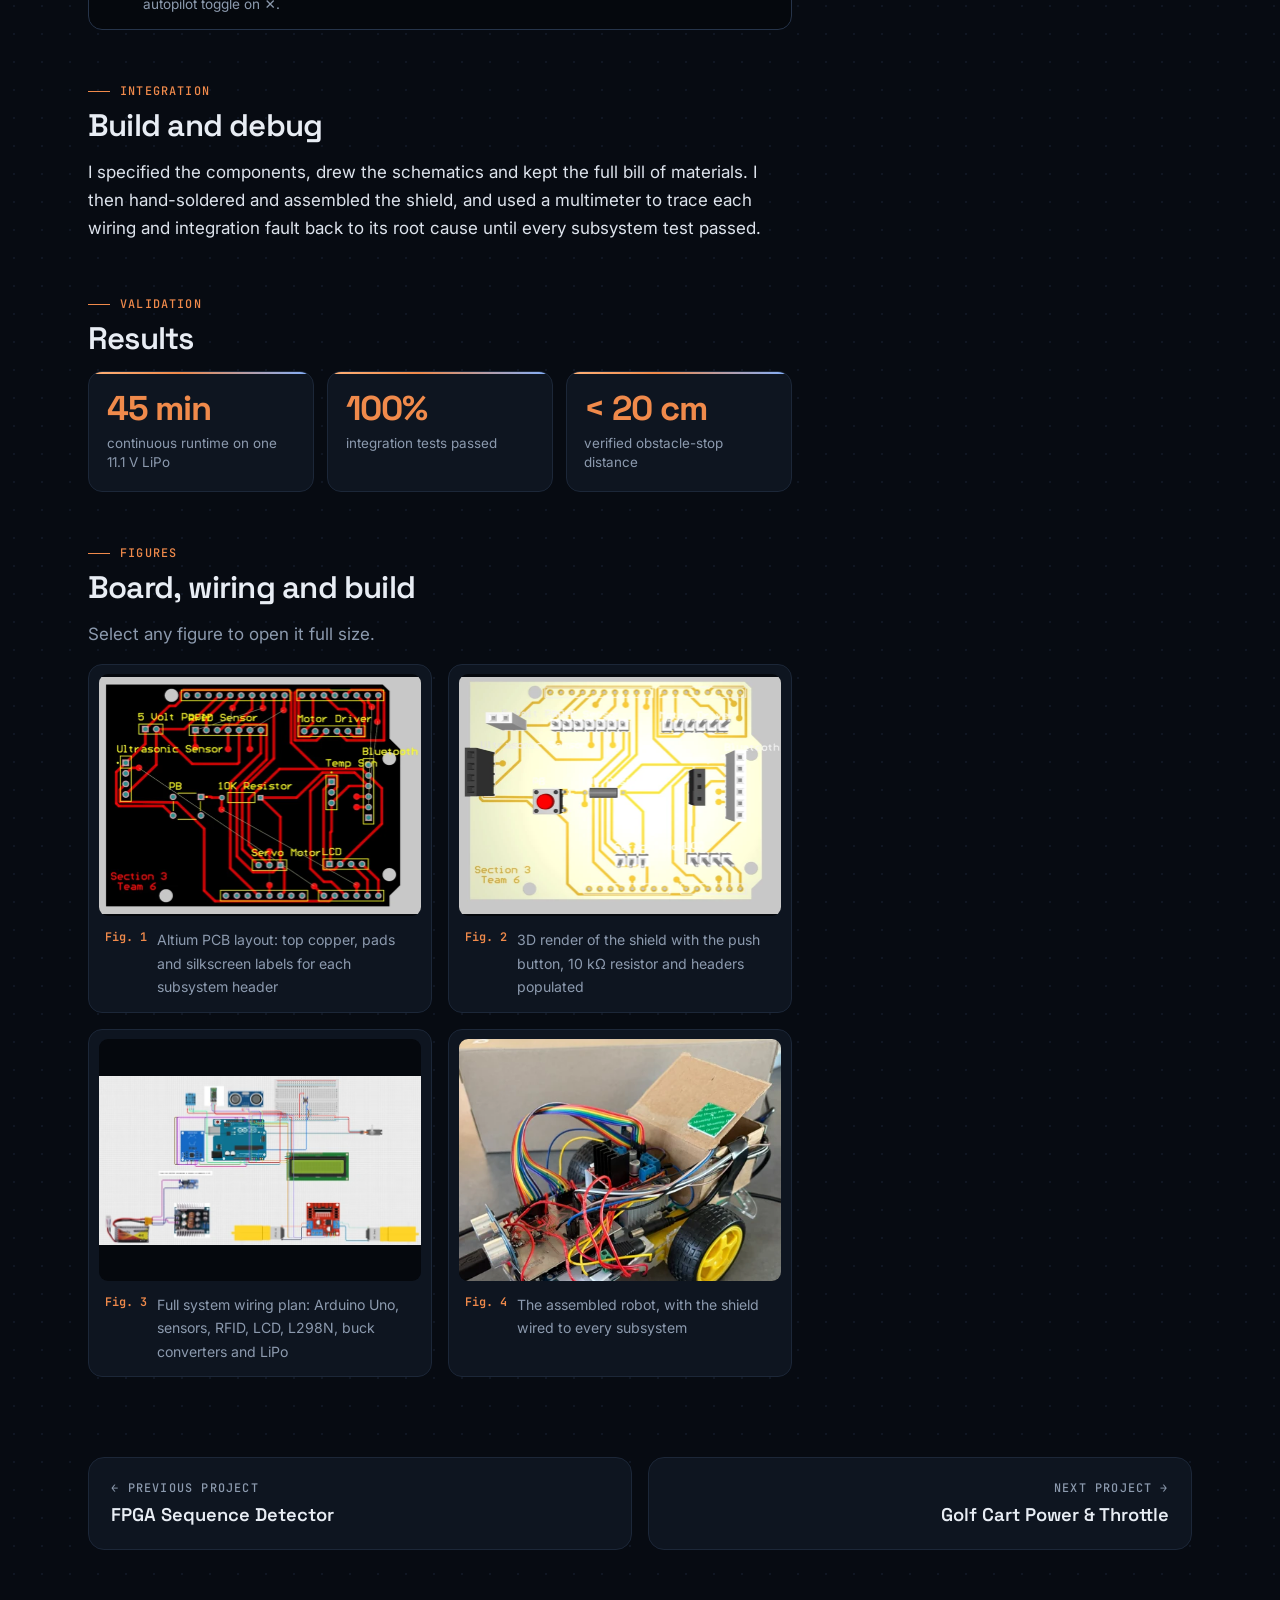
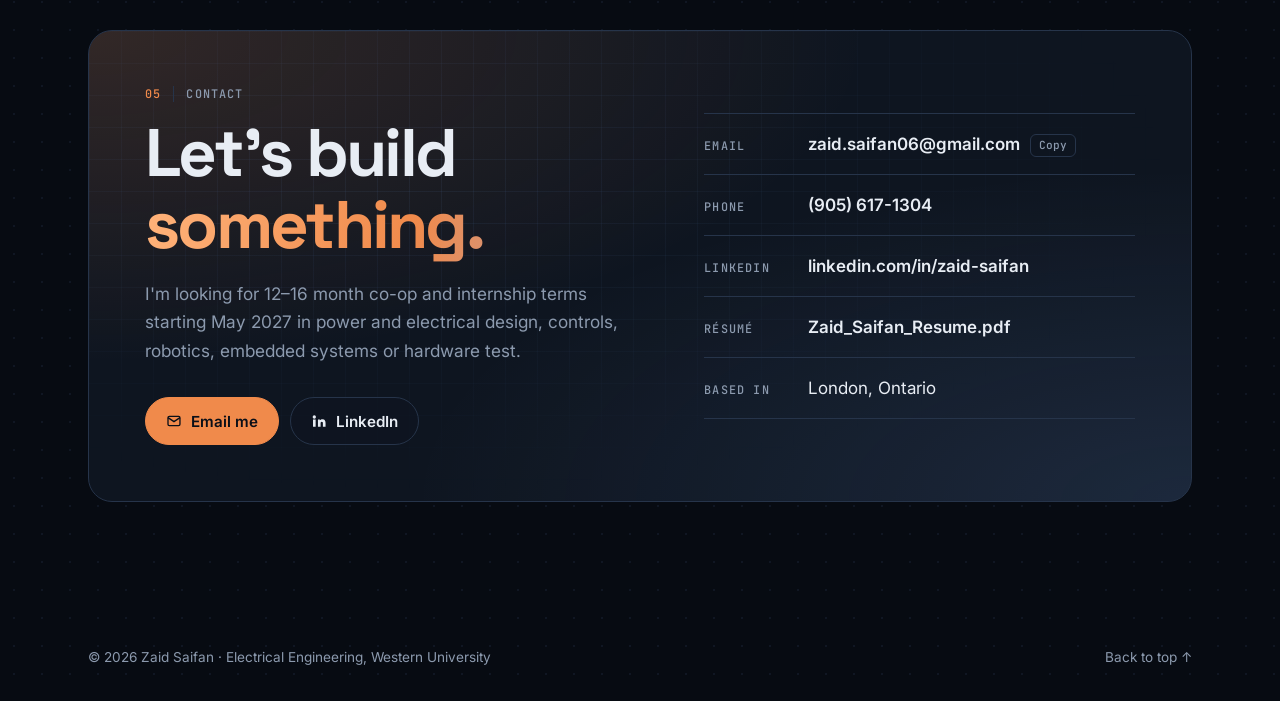
<file: projects/hospital-delivery-robot.html>
<!doctype html>
<html lang="en">
<head>
<meta charset="utf-8">
<meta name="viewport" content="width=device-width, initial-scale=1, viewport-fit=cover">
<title>Hospital Autonomous Secure Delivery Robot · Zaid Saifan</title>
<meta name="description" content="A delivery robot for moving supplies between hospital departments. It drives itself down a corridor, stops before it hits anything, and only opens its cargo box for an authorized RFID card.">
<meta property="og:title" content="Hospital Autonomous Secure Delivery Robot · Zaid Saifan">
<meta property="og:description" content="A delivery robot for moving supplies between hospital departments. It drives itself down a corridor, stops before it hits anything, and only opens its cargo box for an authorized RFID card.">
<meta property="og:type" content="website">
<link rel="icon" href="data:image/svg+xml,%3Csvg xmlns='http://www.w3.org/2000/svg' viewBox='0 0 64 64'%3E%3Crect width='64' height='64' rx='14' fill='%230E1520'/%3E%3Cpath d='M14 50h12l8-8h16' stroke='%23F08A4B' stroke-width='3' fill='none'/%3E%3Ccircle cx='50' cy='42' r='3.5' fill='%23F08A4B'/%3E%3Ctext x='32' y='34' text-anchor='middle' font-family='monospace' font-weight='700' font-size='22' fill='%23E8EDF4'%3EZS%3C/text%3E%3C/svg%3E">
<meta name="theme-color" content="#070B12">
<script>(function(){var d=document.documentElement;d.classList.add('js');try{var t=localStorage.getItem('theme');if(t)d.setAttribute('data-theme',t);}catch(e){}})();</script>
<link rel="preconnect" href="https://fonts.googleapis.com">
<link rel="preconnect" href="https://fonts.gstatic.com" crossorigin>
<link rel="stylesheet" href="https://fonts.googleapis.com/css2?family=Inter:wght@400;500;600;700&family=JetBrains+Mono:wght@400;500;600&family=Space+Grotesk:wght@500;600;700&display=swap">
<link rel="stylesheet" href="../assets/css/site.css">
</head>
<body class="project-page" id="top">
<a class="skip" href="#main">Skip to content</a>
<div class="progress" aria-hidden="true"><span></span></div>
<div class="spotlight" aria-hidden="true"></div>
<header class="site-head">
  <div class="wrap">
    <a class="brand" href="../index.html"><span class="brand-mark">ZS</span><span class="brand-name">Zaid Saifan</span></a>
    <nav class="nav" id="nav" aria-label="Main">
      <a href="../index.html#about">About</a>
      <a href="../index.html#work" aria-current="page">Projects</a>
      <a href="../index.html#experience">Experience</a>
      <a href="../index.html#skills">Skills</a>
      <a href="../index.html#contact">Contact</a>
      <span class="nav-ind" aria-hidden="true"></span>
    </nav>
    <div class="head-actions">
      <button class="icon-btn theme-toggle" type="button" aria-label="Toggle light and dark theme">
        <svg class="i-sun" viewBox="0 0 24 24" fill="none" stroke="currentColor" stroke-width="2" aria-hidden="true"><circle cx="12" cy="12" r="4"/><path d="M12 2v2M12 20v2M4.9 4.9l1.4 1.4M17.7 17.7l1.4 1.4M2 12h2M20 12h2M4.9 19.1l1.4-1.4M17.7 6.3l1.4-1.4"/></svg>
        <svg class="i-moon" viewBox="0 0 24 24" fill="none" stroke="currentColor" stroke-width="2" aria-hidden="true"><path d="M21 12.8A9 9 0 1 1 11.2 3a7 7 0 0 0 9.8 9.8Z"/></svg>
      </button>
      <a class="btn-sm" href="../assets/Zaid_Saifan_Resume.pdf" target="_blank" rel="noopener">Résumé</a>
      <button class="icon-btn menu-toggle" type="button" aria-label="Open menu" aria-expanded="false" aria-controls="nav"><span></span><span></span></button>
    </div>
  </div>
</header>
<main id="main">
<section class="page-hero">
<canvas class="hero-canvas" aria-hidden="true"></canvas>
<div class="wrap">
  <p class="crumbs"><a href="../index.html#work">Projects</a> / Hospital Delivery Robot</p>
  <div class="ds-head">
    <div>
      <p class="label label--copper">Western University · Team design project</p>
      <h1>Hospital Autonomous Secure Delivery Robot</h1>
      <p class="lede">A delivery robot for moving supplies between hospital departments. It drives itself down a corridor, stops before it hits anything, and only opens its cargo box for an authorized RFID card.</p>
    </div>
    <div class="ds-role"><span class="label">My role</span><b>Electrical architecture, PCB shield, control integration</b><div style="margin-top:.9rem"><ul class="tags"><li>Altium Designer</li><li>Arduino C++</li><li>PCB assembly</li><li>RFID</li><li>Power rails</li></ul></div></div>
  </div>
</div>
</section>
<div class="wrap">
  <figure class="figure ds-hero"><button class="zoom" type="button" aria-label="Open image full size"><div class="media dark"><img src="../assets/img/hospital-pcb-3d.webp" alt="3D render of the custom shield in Altium. Every header is labelled on the silkscreen." loading="eager"></div></button><figcaption><b>Fig. 0</b><span>3D render of the custom shield in Altium. Every header is labelled on the silkscreen.</span></figcaption></figure>
  <div class="ds-body">
    <article class="prose">
<section><h2><small>Brief</small>The problem</h2><p>Hospitals move medication, samples and supplies between departments all day. The work is repetitive and time-sensitive, and it carries a chain-of-custody requirement: the cargo can only go to the right person.</p>
<p>Our brief was a vehicle that drives a corridor on its own, refuses to run into anything, and will not release its cargo without authorization.</p></section>
<section><h2><small>PCB design</small>Off the breadboard, onto a custom shield</h2><p>I designed the electrical architecture as a single-layer <strong>Altium PCB shield</strong> that stacks directly onto an Arduino Uno. Every subsystem gets its own labelled header: 5 V power, RFID, ultrasonic, motor driver, Bluetooth, temperature sensor, servo and LCD, plus an onboard push button with a 10 kΩ pull-down.</p>
<p>Labelling every connector on the silkscreen meant the harness could only go together one way, which removed a whole class of wiring mistakes during integration.</p></section>
<section><h2><small>Power</small>Two rails from one battery</h2><ul>
<li>One <strong>11.1 V LiPo</strong> feeds two buck converters: a <strong>5.1 V logic rail</strong> and a <strong>7.9 V motor rail</strong>.</li>
<li>Keeping the rails separate holds motor switching noise off the sensors and the I²C bus.</li>
<li>Stable ultrasonic readings are what made the obstacle stop safe to rely on.</li></ul></section>
<section><h2><small>Control loop</small>Sensing and actuation</h2><p>Five sensors and four actuator systems run in one microcontroller control loop:</p>
<ul>
<li><strong>HC-SR04 ultrasonic</strong> measures range ahead and stops the robot inside 20 cm.</li>
<li><strong>RC522 RFID</strong> reader unlocks the cargo compartment only for an authorized tag.</li>
<li><strong>HC-05 Bluetooth</strong> carries commands and telemetry.</li>
<li><strong>DHT11</strong> logs temperature and humidity inside the cargo box in transit.</li>
<li>A <strong>16×2 LCD</strong> shows status, two DC motors run through an <strong>L298N</strong>, and a <strong>servo</strong> drives the latch.</li></ul></section>
<section><h2><small>Remote control</small>Driving it from a PS5 controller</h2><p>A Python script on a laptop reads a PS5 controller with <strong>pygame</strong> and streams drive commands to the robot over the <strong>HC-05 Bluetooth</strong> link using <strong>pyserial</strong> at 9600 baud.</p>
<ul>
<li><strong>R2</strong> is the throttle, <strong>L2</strong> brakes and reverses, and the left stick steers, with a 10% deadzone so the robot holds a straight line.</li>
<li>Throttle and steering are mixed into separate left and right motor commands from −255 to 255, sent as a <code>left,right</code> line. The controller is polled every 20 ms, and a command is only sent when it changes, which keeps the Bluetooth link quiet.</li>
<li>Pressing <strong>✕</strong> toggles autopilot. The script sends <code>AUTO</code> or <code>MAN</code> to the robot and stops sending stick input while autopilot is on.</li>
<li>Quitting with Ctrl+C sends <code>0,0</code> first, so the motors stop instead of holding their last command.</li></ul>
<figure class="code-block"><div class="code-head"><span class="code-dots" aria-hidden="true"><i></i><i></i><i></i></span><span class="code-name">ps5_bluetooth_controller.py</span><span class="code-actions"><button class="code-btn code-copy" type="button">Copy</button><a class="code-btn" href="../assets/code/ps5_bluetooth_controller.py" download>Download .py</a></span></div><div class="code-body"><pre><code class="lang-py">import pygame
import serial
import time

# ── Configuration ──────────────────────────────────────────────
BLUETOOTH_PORT = 'COM5'  # &lt;--- CHANGE TO YOUR PORT
BAUD_RATE = 9600
UPDATE_RATE = 0.02
DEADZONE = 0.1

try:
    bt = serial.Serial(BLUETOOTH_PORT, BAUD_RATE, timeout=1)
    print("Bluetooth connected successfully!")
except Exception as e:
    print(f"Error connecting to Bluetooth: {e}")
    exit()

pygame.init()
pygame.joystick.init()

if pygame.joystick.get_count() == 0:
    print("No controller detected.")
    exit()

controller = pygame.joystick.Joystick(0)
controller.init()
print(f"Controller Connected: {controller.get_name()}")

# PS5 Controller Mappings
AXIS_STEER = 0
AXIS_L2 = 4
AXIS_R2 = 5
BTN_CROSS = 0  # The 'X' Button on PS5

last_command = ""
auto_mode = False
last_btn_state = False

print("\n--- PS5 Controls Active ---")
print("R2: Gas | L2: Brake/Reverse | L3: Steer")
print("Press 'X' to toggle Autopilot!")

try:
    while True:
        pygame.event.pump()

        # --- AUTOPILOT TOGGLE LOGIC ---
        btn_state = controller.get_button(BTN_CROSS)
        if btn_state and not last_btn_state:  # Button was just pushed down
            auto_mode = not auto_mode  # Toggle the state

            if auto_mode:
                bt.write(b"AUTO\n")
                print("\n[!] AUTOPILOT ENGAGED [!]\n")
            else:
                bt.write(b"MAN\n")
                print("\n[-] MANUAL CONTROL RESTORED [-]\n")

        last_btn_state = btn_state

        # --- MANUAL DRIVING LOGIC ---
        # We only calculate and send joystick data if Autopilot is OFF
        if not auto_mode:
            steer_axis = controller.get_axis(AXIS_STEER)
            l2_axis = controller.get_axis(AXIS_L2)
            r2_axis = controller.get_axis(AXIS_R2)

            if abs(steer_axis) &lt; DEADZONE:
                steer_axis = 0.0

            brake = max(0.0, (l2_axis + 1.0) / 2.0)
            gas = max(0.0, (r2_axis + 1.0) / 2.0)

            throttle = gas - brake

            left_motor = throttle + steer_axis
            right_motor = throttle - steer_axis

            left_motor = max(-1.0, min(1.0, left_motor))
            right_motor = max(-1.0, min(1.0, right_motor))

            left_pwm = int(left_motor * 255)
            right_pwm = int(right_motor * 255)

            command = f"{left_pwm},{right_pwm}\n"

            if command != last_command:
                bt.write(command.encode('utf-8'))
                last_command = command
                # Only print the dashboard occasionally so it doesn't flood the terminal
                print(f"\rMANUAL &gt;&gt; L2: {brake:.2f} | R2: {gas:.2f} | Motor L: {left_pwm:4d} | Motor R: {right_pwm:4d}",
                      end="")

        time.sleep(UPDATE_RATE)

except KeyboardInterrupt:
    print("\nExiting. Stopping car...")
    bt.write(b"0,0\n")
    bt.close()
    pygame.quit()</code></pre></div><button class="code-more" type="button" aria-expanded="false">Show full code</button><figcaption><b>Code</b><span>Laptop-side controller script: PS5 input → left/right motor commands over Bluetooth serial, with an autopilot toggle on ✕.</span></figcaption></figure>
</section>
<section><h2><small>Integration</small>Build and debug</h2><p>I specified the components, drew the schematics and kept the full bill of materials. I then hand-soldered and assembled the shield, and used a multimeter to trace each wiring and integration fault back to its root cause until every subsystem test passed.</p></section>
<section><h2><small>Validation</small>Results</h2><div class="results"><div class="result"><b>45 min</b><span>continuous runtime on one 11.1 V LiPo</span></div><div class="result"><b>100%</b><span>integration tests passed</span></div><div class="result"><b>< 20 cm</b><span>verified obstacle-stop distance</span></div></div></section>
<section><h2><small>Figures</small>Board, wiring and build</h2><p style="color:var(--muted)">Select any figure to open it full size.</p><div class="gallery"><figure class="figure"><button class="zoom" type="button" aria-label="Open figure 1 full size"><div class="media dark"><img src="../assets/img/hospital-pcb-layout.webp" alt="Altium PCB layout: top copper, pads and silkscreen labels for each subsystem header" loading="lazy"></div></button><figcaption><b>Fig. 1</b><span>Altium PCB layout: top copper, pads and silkscreen labels for each subsystem header</span></figcaption></figure><figure class="figure"><button class="zoom" type="button" aria-label="Open figure 2 full size"><div class="media dark"><img src="../assets/img/hospital-pcb-3d.webp" alt="3D render of the shield with the push button, 10 kΩ resistor and headers populated" loading="lazy"></div></button><figcaption><b>Fig. 2</b><span>3D render of the shield with the push button, 10 kΩ resistor and headers populated</span></figcaption></figure><figure class="figure"><button class="zoom" type="button" aria-label="Open figure 3 full size"><div class="media dark"><img src="../assets/img/hospital-wiring.webp" alt="Full system wiring plan: Arduino Uno, sensors, RFID, LCD, L298N, buck converters and LiPo" loading="lazy"></div></button><figcaption><b>Fig. 3</b><span>Full system wiring plan: Arduino Uno, sensors, RFID, LCD, L298N, buck converters and LiPo</span></figcaption></figure><figure class="figure"><button class="zoom" type="button" aria-label="Open figure 4 full size"><div class="media dark"><img src="../assets/img/hospital-robot.webp" alt="The assembled robot, with the shield wired to every subsystem" loading="lazy"></div></button><figcaption><b>Fig. 4</b><span>The assembled robot, with the shield wired to every subsystem</span></figcaption></figure></div></section>
    </article>
    <aside class="ds-aside">
      <div class="spec"><h2>Key specifications</h2><dl><div class="row"><dt>Team</dt><dd>Section 3, Team 6</dd></div><div class="row"><dt>Controller</dt><dd>Arduino Uno + custom shield</dd></div><div class="row"><dt>Sensors</dt><dd>HC-SR04 ultrasonic, RC522 RFID, HC-05 Bluetooth, DHT11 temp/humidity</dd></div><div class="row"><dt>Actuators</dt><dd>2 DC motors via L298N, servo latch, 16×2 LCD</dd></div><div class="row"><dt>Power</dt><dd>11.1 V LiPo → 5.1 V logic + 7.9 V motor rails</dd></div><div class="row"><dt>Runtime</dt><dd>45 min continuous</dd></div><div class="row"><dt>Tools</dt><dd>Altium Designer, Arduino IDE, multimeter</dd></div></dl></div>
      <a class="btn btn--ghost" href="../assets/Zaid_Saifan_Resume.pdf" target="_blank" rel="noopener" style="justify-content:center"><svg viewBox="0 0 24 24" fill="none" stroke="currentColor" stroke-width="2" aria-hidden="true"><path d="M14 3H6a2 2 0 0 0-2 2v14a2 2 0 0 0 2 2h12a2 2 0 0 0 2-2V9z"/><path d="M14 3v6h6M8 13h8M8 17h5"/></svg>View my résumé</a>
    </aside>
  </div>
  <nav class="pager" aria-label="More projects">
    <a href="fpga-sequence-detector.html"><span class="label">← Previous project</span><b>FPGA Sequence Detector</b></a>
    <a class="next" href="golf-cart-power-and-throttle.html"><span class="label">Next project →</span><b>Golf Cart Power &amp; Throttle</b></a>
  </nav>
</div>
</main>
<section class="section contact" id="contact">
  <div class="wrap">
    <div class="contact-card" data-reveal>
      <div class="contact-grid">
        <div>
          <p class="label"><span class="num">05</span>Contact</p>
          <h2>Let's build <span class="grad">something.</span></h2>
          <p class="lead">I'm looking for 12–16 month co-op and internship terms starting May 2027 in power and electrical design, controls, robotics, embedded systems or hardware test.</p>
          <div class="btns">
            <a class="btn magnetic" href="mailto:zaid.saifan06@gmail.com"><svg viewBox="0 0 24 24" fill="none" stroke="currentColor" stroke-width="2" aria-hidden="true"><rect x="3" y="5" width="18" height="14" rx="2"/><path d="m3 7 9 6 9-6"/></svg>Email me</a>
            <a class="btn btn--ghost magnetic" href="https://www.linkedin.com/in/zaid-saifan-0b369b356" target="_blank" rel="noopener"><svg viewBox="0 0 24 24" fill="currentColor" aria-hidden="true"><path d="M4.98 3.5a2.5 2.5 0 1 1 0 5 2.5 2.5 0 0 1 0-5ZM3 9.75h4v11H3v-11Zm6.5 0h3.8v1.6h.06c.53-1 1.83-2.05 3.77-2.05 4.03 0 4.77 2.6 4.77 6v5.45h-4v-4.83c0-1.15-.02-2.63-1.6-2.63-1.6 0-1.85 1.25-1.85 2.55v4.91h-4v-11Z"/></svg>LinkedIn</a>
          </div>
        </div>
        <ul class="contact-list">
          <li><span class="label">Email</span><span><a href="mailto:zaid.saifan06@gmail.com">zaid.saifan06@gmail.com</a><button class="copy" type="button" data-copy="zaid.saifan06@gmail.com">Copy</button></span></li>
          <li><span class="label">Phone</span><span><a href="tel:+19056171304">(905) 617-1304</a></span></li>
          <li><span class="label">LinkedIn</span><span><a href="https://www.linkedin.com/in/zaid-saifan-0b369b356" target="_blank" rel="noopener">linkedin.com/in/zaid-saifan</a></span></li>
          <li><span class="label">Résumé</span><span><a href="../assets/Zaid_Saifan_Resume.pdf" target="_blank" rel="noopener">Zaid_Saifan_Resume.pdf</a></span></li>
          <li><span class="label">Based in</span><span>London, Ontario</span></li>
        </ul>
      </div>
    </div>
  </div>
</section>
<footer class="site-foot">
  <div class="wrap"><span>© <span id="year">2026</span> Zaid Saifan · Electrical Engineering, Western University</span><a href="#top">Back to top ↑</a></div>
</footer>
<a class="to-top" href="#top" aria-label="Back to top"><svg viewBox="0 0 48 48" aria-hidden="true"><circle class="ring-bg" cx="24" cy="24" r="21"/><circle class="ring" cx="24" cy="24" r="21" pathLength="100"/><path d="M24 31V17M18 23l6-6 6 6" fill="none" stroke="currentColor" stroke-width="2.4" stroke-linecap="round" stroke-linejoin="round"/></svg></a>
<script src="../assets/js/site.js"></script>
</body>
</html>
</file>
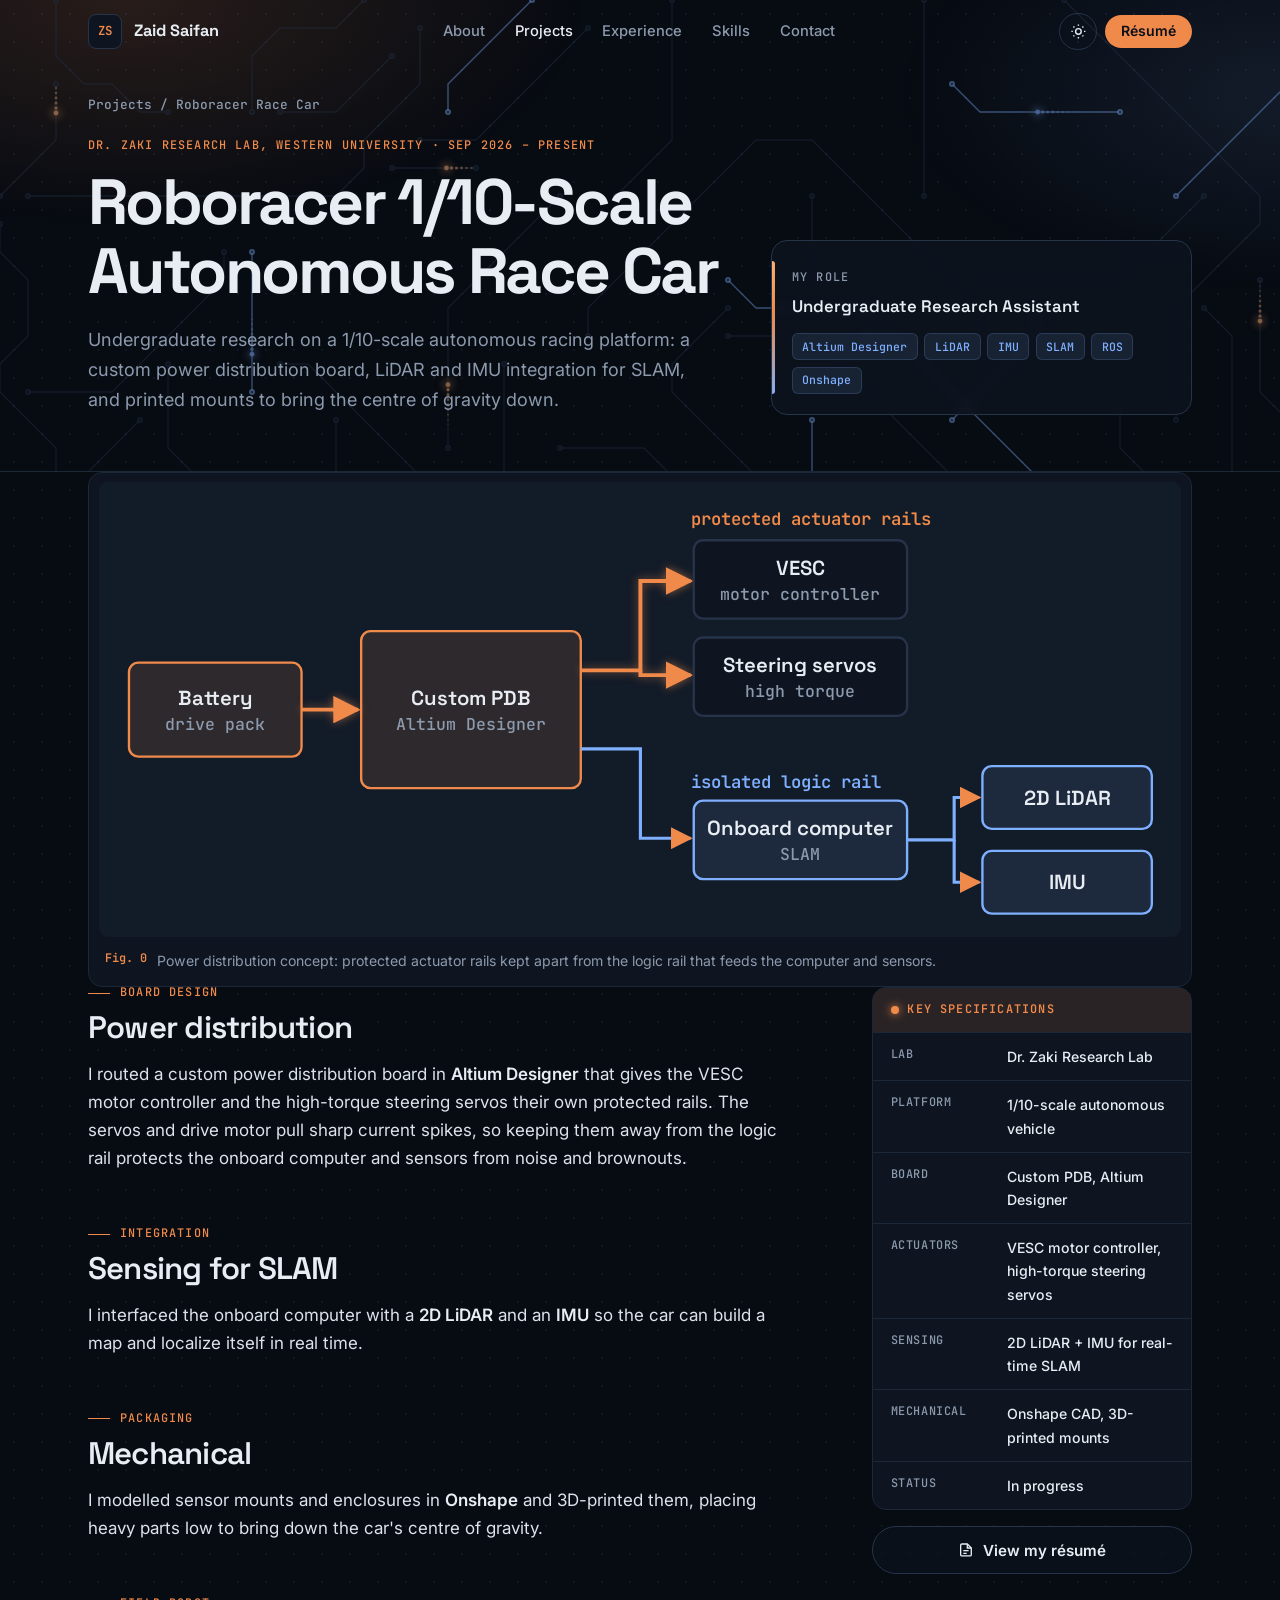
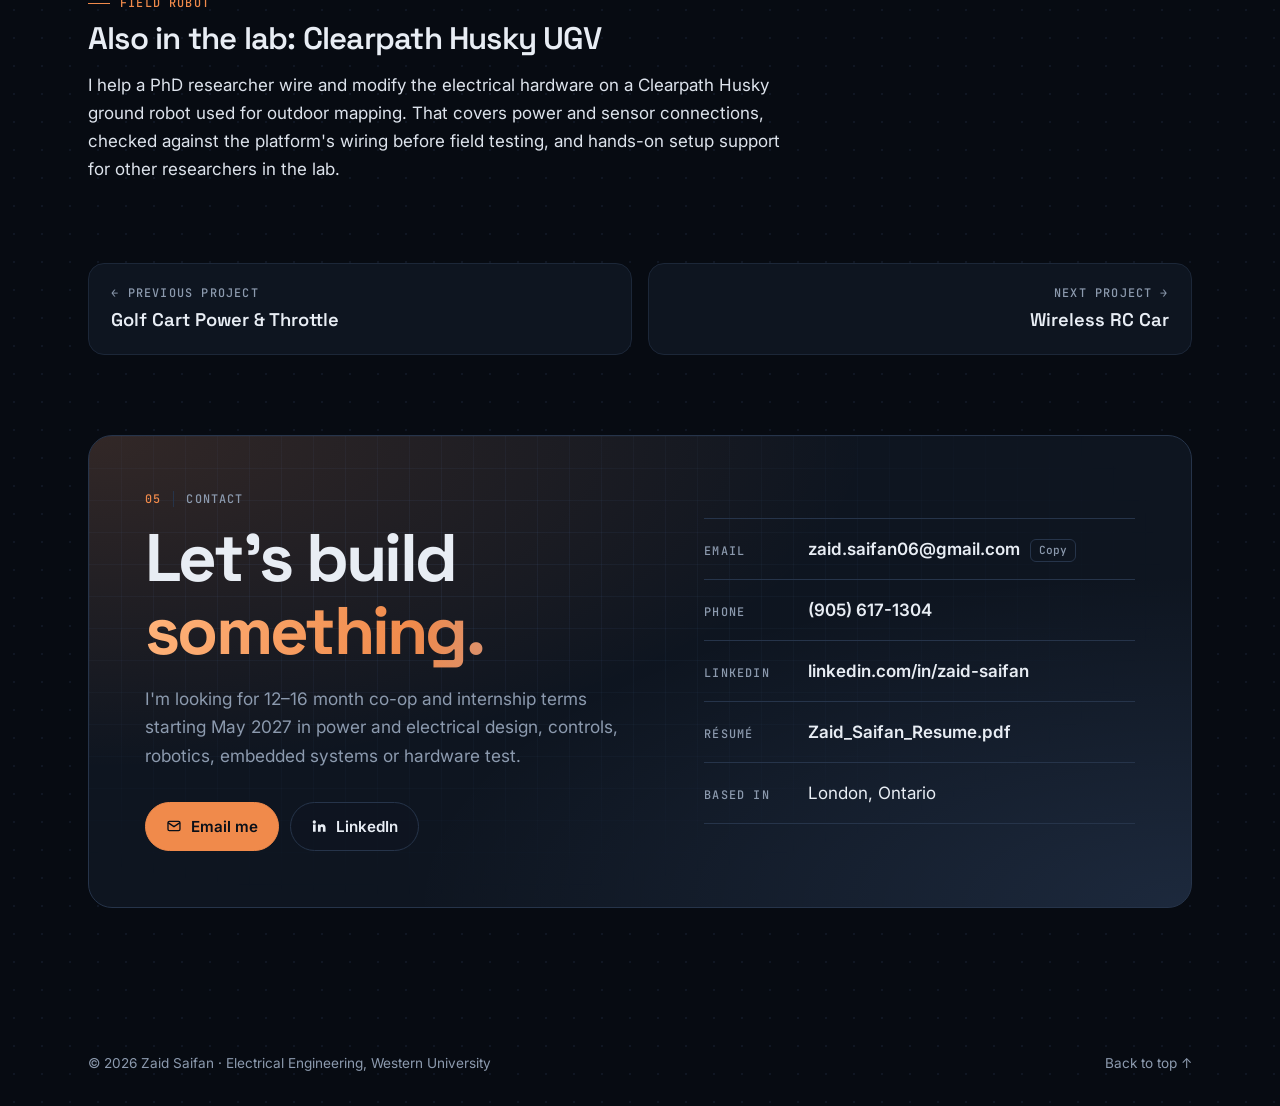
<file: projects/roboracer-autonomous-race-car.html>
<!doctype html>
<html lang="en">
<head>
<meta charset="utf-8">
<meta name="viewport" content="width=device-width, initial-scale=1, viewport-fit=cover">
<title>Roboracer 1/10-Scale Autonomous Race Car · Zaid Saifan</title>
<meta name="description" content="Undergraduate research on a 1/10-scale autonomous racing platform: a custom power distribution board, LiDAR and IMU integration for SLAM, and printed mounts to bring the centre of gravity down.">
<meta property="og:title" content="Roboracer 1/10-Scale Autonomous Race Car · Zaid Saifan">
<meta property="og:description" content="Undergraduate research on a 1/10-scale autonomous racing platform: a custom power distribution board, LiDAR and IMU integration for SLAM, and printed mounts to bring the centre of gravity down.">
<meta property="og:type" content="website">
<link rel="icon" href="data:image/svg+xml,%3Csvg xmlns='http://www.w3.org/2000/svg' viewBox='0 0 64 64'%3E%3Crect width='64' height='64' rx='14' fill='%230E1520'/%3E%3Cpath d='M14 50h12l8-8h16' stroke='%23F08A4B' stroke-width='3' fill='none'/%3E%3Ccircle cx='50' cy='42' r='3.5' fill='%23F08A4B'/%3E%3Ctext x='32' y='34' text-anchor='middle' font-family='monospace' font-weight='700' font-size='22' fill='%23E8EDF4'%3EZS%3C/text%3E%3C/svg%3E">
<meta name="theme-color" content="#070B12">
<script>(function(){var d=document.documentElement;d.classList.add('js');try{var t=localStorage.getItem('theme');if(t)d.setAttribute('data-theme',t);}catch(e){}})();</script>
<link rel="preconnect" href="https://fonts.googleapis.com">
<link rel="preconnect" href="https://fonts.gstatic.com" crossorigin>
<link rel="stylesheet" href="https://fonts.googleapis.com/css2?family=Inter:wght@400;500;600;700&family=JetBrains+Mono:wght@400;500;600&family=Space+Grotesk:wght@500;600;700&display=swap">
<link rel="stylesheet" href="../assets/css/site.css">
</head>
<body class="project-page" id="top">
<a class="skip" href="#main">Skip to content</a>
<div class="progress" aria-hidden="true"><span></span></div>
<div class="spotlight" aria-hidden="true"></div>
<header class="site-head">
  <div class="wrap">
    <a class="brand" href="../index.html"><span class="brand-mark">ZS</span><span class="brand-name">Zaid Saifan</span></a>
    <nav class="nav" id="nav" aria-label="Main">
      <a href="../index.html#about">About</a>
      <a href="../index.html#work" aria-current="page">Projects</a>
      <a href="../index.html#experience">Experience</a>
      <a href="../index.html#skills">Skills</a>
      <a href="../index.html#contact">Contact</a>
      <span class="nav-ind" aria-hidden="true"></span>
    </nav>
    <div class="head-actions">
      <button class="icon-btn theme-toggle" type="button" aria-label="Toggle light and dark theme">
        <svg class="i-sun" viewBox="0 0 24 24" fill="none" stroke="currentColor" stroke-width="2" aria-hidden="true"><circle cx="12" cy="12" r="4"/><path d="M12 2v2M12 20v2M4.9 4.9l1.4 1.4M17.7 17.7l1.4 1.4M2 12h2M20 12h2M4.9 19.1l1.4-1.4M17.7 6.3l1.4-1.4"/></svg>
        <svg class="i-moon" viewBox="0 0 24 24" fill="none" stroke="currentColor" stroke-width="2" aria-hidden="true"><path d="M21 12.8A9 9 0 1 1 11.2 3a7 7 0 0 0 9.8 9.8Z"/></svg>
      </button>
      <a class="btn-sm" href="../assets/Zaid_Saifan_Resume.pdf" target="_blank" rel="noopener">Résumé</a>
      <button class="icon-btn menu-toggle" type="button" aria-label="Open menu" aria-expanded="false" aria-controls="nav"><span></span><span></span></button>
    </div>
  </div>
</header>
<main id="main">
<section class="page-hero">
<canvas class="hero-canvas" aria-hidden="true"></canvas>
<div class="wrap">
  <p class="crumbs"><a href="../index.html#work">Projects</a> / Roboracer Race Car</p>
  <div class="ds-head">
    <div>
      <p class="label label--copper">Dr. Zaki Research Lab, Western University · Sep 2026 – present</p>
      <h1>Roboracer 1/10-Scale Autonomous Race Car</h1>
      <p class="lede">Undergraduate research on a 1/10-scale autonomous racing platform: a custom power distribution board, LiDAR and IMU integration for SLAM, and printed mounts to bring the centre of gravity down.</p>
    </div>
    <div class="ds-role"><span class="label">My role</span><b>Undergraduate Research Assistant</b><div style="margin-top:.9rem"><ul class="tags"><li>Altium Designer</li><li>LiDAR</li><li>IMU</li><li>SLAM</li><li>ROS</li><li>Onshape</li></ul></div></div>
  </div>
</div>
</section>
<div class="wrap">
  <figure class="figure ds-hero"><div class="media"><svg viewBox="0 0 680 280" role="img" aria-label="Power distribution: battery feeds a custom board that separates protected actuator rails from an isolated logic rail"><defs><marker id="ahb" viewBox="0 0 10 10" refX="9" refY="5" markerWidth="7" markerHeight="7" orient="auto-start-reverse"><path d="M0 0 10 5 0 10z" style="fill:var(--copper)"/></marker></defs><rect class="dg-box-cu" x="14" y="110" width="110" height="60" rx="6"/><text class="dg-t" x="69.0" y="137.0" text-anchor="middle">Battery</text><text class="dg-s" x="69.0" y="153.0" text-anchor="middle">drive pack</text><path class="dg-cu" d="M124 140 H160" marker-end="url(#ahb)"/><rect class="dg-box-cu" x="162" y="90" width="140" height="100" rx="6"/><text class="dg-t" x="232.0" y="137.0" text-anchor="middle">Custom PDB</text><text class="dg-s" x="232.0" y="153.0" text-anchor="middle">Altium Designer</text><path class="dg-cu" d="M302 115 H340 V58 H372" marker-end="url(#ahb)"/><path class="dg-cu" d="M340 115 V118 H372" marker-end="url(#ahb)"/><text class="dg-cu-t" x="372" y="22">protected actuator rails</text><rect class="dg-box" x="374" y="32" width="136" height="50" rx="6"/><text class="dg-t" x="442.0" y="54.0" text-anchor="middle">VESC</text><text class="dg-s" x="442.0" y="70.0" text-anchor="middle">motor controller</text><rect class="dg-box" x="374" y="94" width="136" height="50" rx="6"/><text class="dg-t" x="442.0" y="116.0" text-anchor="middle">Steering servos</text><text class="dg-s" x="442.0" y="132.0" text-anchor="middle">high torque</text><path class="dg-mask" d="M302 165 H340 V222 H372" marker-end="url(#ahb)"/><text class="dg-cu-t" x="372" y="190" style="fill:var(--mask)">isolated logic rail</text><rect class="dg-box-mask" x="374" y="198" width="136" height="50" rx="6"/><text class="dg-t" x="442.0" y="220.0" text-anchor="middle">Onboard computer</text><text class="dg-s" x="442.0" y="236.0" text-anchor="middle">SLAM</text><path class="dg-mask" d="M510 223 H540 V196 H556" marker-end="url(#ahb)"/><path class="dg-mask" d="M540 223 V250 H556" marker-end="url(#ahb)"/><rect class="dg-box-mask" x="558" y="176" width="108" height="40" rx="6"/><text class="dg-t" x="612.0" y="200.5" text-anchor="middle">2D LiDAR</text><rect class="dg-box-mask" x="558" y="230" width="108" height="40" rx="6"/><text class="dg-t" x="612.0" y="254.5" text-anchor="middle">IMU</text></svg></div><figcaption><b>Fig. 0</b><span>Power distribution concept: protected actuator rails kept apart from the logic rail that feeds the computer and sensors.</span></figcaption></figure>
  <div class="ds-body">
    <article class="prose">
<section><h2><small>Board design</small>Power distribution</h2><p>I routed a custom power distribution board in <strong>Altium Designer</strong> that gives the VESC motor controller and the high-torque steering servos their own protected rails. The servos and drive motor pull sharp current spikes, so keeping them away from the logic rail protects the onboard computer and sensors from noise and brownouts.</p></section>
<section><h2><small>Integration</small>Sensing for SLAM</h2><p>I interfaced the onboard computer with a <strong>2D LiDAR</strong> and an <strong>IMU</strong> so the car can build a map and localize itself in real time.</p></section>
<section><h2><small>Packaging</small>Mechanical</h2><p>I modelled sensor mounts and enclosures in <strong>Onshape</strong> and 3D-printed them, placing heavy parts low to bring down the car's centre of gravity.</p></section>
<section><h2><small>Field robot</small>Also in the lab: Clearpath Husky UGV</h2><p>I help a PhD researcher wire and modify the electrical hardware on a Clearpath Husky ground robot used for outdoor mapping. That covers power and sensor connections, checked against the platform's wiring before field testing, and hands-on setup support for other researchers in the lab.</p></section>
    </article>
    <aside class="ds-aside">
      <div class="spec"><h2>Key specifications</h2><dl><div class="row"><dt>Lab</dt><dd>Dr. Zaki Research Lab</dd></div><div class="row"><dt>Platform</dt><dd>1/10-scale autonomous vehicle</dd></div><div class="row"><dt>Board</dt><dd>Custom PDB, Altium Designer</dd></div><div class="row"><dt>Actuators</dt><dd>VESC motor controller, high-torque steering servos</dd></div><div class="row"><dt>Sensing</dt><dd>2D LiDAR + IMU for real-time SLAM</dd></div><div class="row"><dt>Mechanical</dt><dd>Onshape CAD, 3D-printed mounts</dd></div><div class="row"><dt>Status</dt><dd>In progress</dd></div></dl></div>
      <a class="btn btn--ghost" href="../assets/Zaid_Saifan_Resume.pdf" target="_blank" rel="noopener" style="justify-content:center"><svg viewBox="0 0 24 24" fill="none" stroke="currentColor" stroke-width="2" aria-hidden="true"><path d="M14 3H6a2 2 0 0 0-2 2v14a2 2 0 0 0 2 2h12a2 2 0 0 0 2-2V9z"/><path d="M14 3v6h6M8 13h8M8 17h5"/></svg>View my résumé</a>
    </aside>
  </div>
  <nav class="pager" aria-label="More projects">
    <a href="golf-cart-power-and-throttle.html"><span class="label">← Previous project</span><b>Golf Cart Power &amp; Throttle</b></a>
    <a class="next" href="wireless-rc-car.html"><span class="label">Next project →</span><b>Wireless RC Car</b></a>
  </nav>
</div>
</main>
<section class="section contact" id="contact">
  <div class="wrap">
    <div class="contact-card" data-reveal>
      <div class="contact-grid">
        <div>
          <p class="label"><span class="num">05</span>Contact</p>
          <h2>Let's build <span class="grad">something.</span></h2>
          <p class="lead">I'm looking for 12–16 month co-op and internship terms starting May 2027 in power and electrical design, controls, robotics, embedded systems or hardware test.</p>
          <div class="btns">
            <a class="btn magnetic" href="mailto:zaid.saifan06@gmail.com"><svg viewBox="0 0 24 24" fill="none" stroke="currentColor" stroke-width="2" aria-hidden="true"><rect x="3" y="5" width="18" height="14" rx="2"/><path d="m3 7 9 6 9-6"/></svg>Email me</a>
            <a class="btn btn--ghost magnetic" href="https://www.linkedin.com/in/zaid-saifan-0b369b356" target="_blank" rel="noopener"><svg viewBox="0 0 24 24" fill="currentColor" aria-hidden="true"><path d="M4.98 3.5a2.5 2.5 0 1 1 0 5 2.5 2.5 0 0 1 0-5ZM3 9.75h4v11H3v-11Zm6.5 0h3.8v1.6h.06c.53-1 1.83-2.05 3.77-2.05 4.03 0 4.77 2.6 4.77 6v5.45h-4v-4.83c0-1.15-.02-2.63-1.6-2.63-1.6 0-1.85 1.25-1.85 2.55v4.91h-4v-11Z"/></svg>LinkedIn</a>
          </div>
        </div>
        <ul class="contact-list">
          <li><span class="label">Email</span><span><a href="mailto:zaid.saifan06@gmail.com">zaid.saifan06@gmail.com</a><button class="copy" type="button" data-copy="zaid.saifan06@gmail.com">Copy</button></span></li>
          <li><span class="label">Phone</span><span><a href="tel:+19056171304">(905) 617-1304</a></span></li>
          <li><span class="label">LinkedIn</span><span><a href="https://www.linkedin.com/in/zaid-saifan-0b369b356" target="_blank" rel="noopener">linkedin.com/in/zaid-saifan</a></span></li>
          <li><span class="label">Résumé</span><span><a href="../assets/Zaid_Saifan_Resume.pdf" target="_blank" rel="noopener">Zaid_Saifan_Resume.pdf</a></span></li>
          <li><span class="label">Based in</span><span>London, Ontario</span></li>
        </ul>
      </div>
    </div>
  </div>
</section>
<footer class="site-foot">
  <div class="wrap"><span>© <span id="year">2026</span> Zaid Saifan · Electrical Engineering, Western University</span><a href="#top">Back to top ↑</a></div>
</footer>
<a class="to-top" href="#top" aria-label="Back to top"><svg viewBox="0 0 48 48" aria-hidden="true"><circle class="ring-bg" cx="24" cy="24" r="21"/><circle class="ring" cx="24" cy="24" r="21" pathLength="100"/><path d="M24 31V17M18 23l6-6 6 6" fill="none" stroke="currentColor" stroke-width="2.4" stroke-linecap="round" stroke-linejoin="round"/></svg></a>
<script src="../assets/js/site.js"></script>
</body>
</html>
</file>
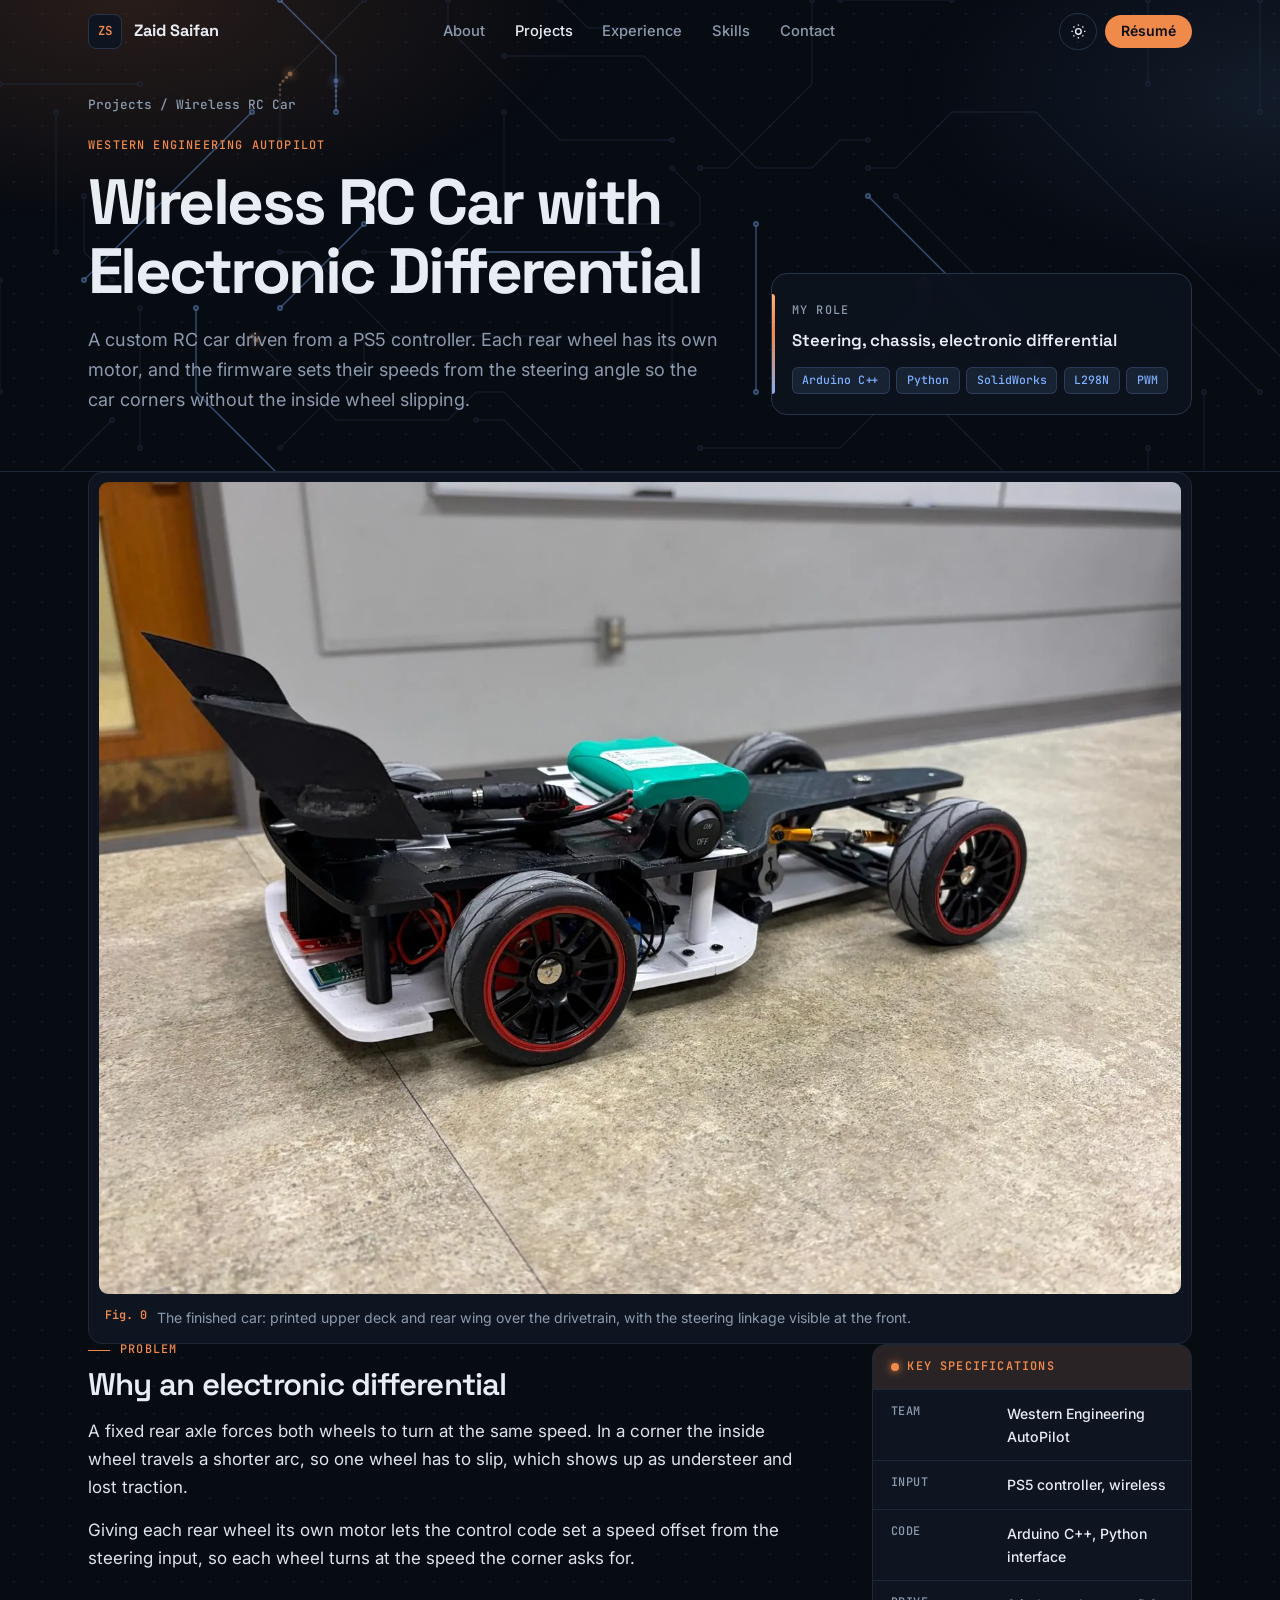
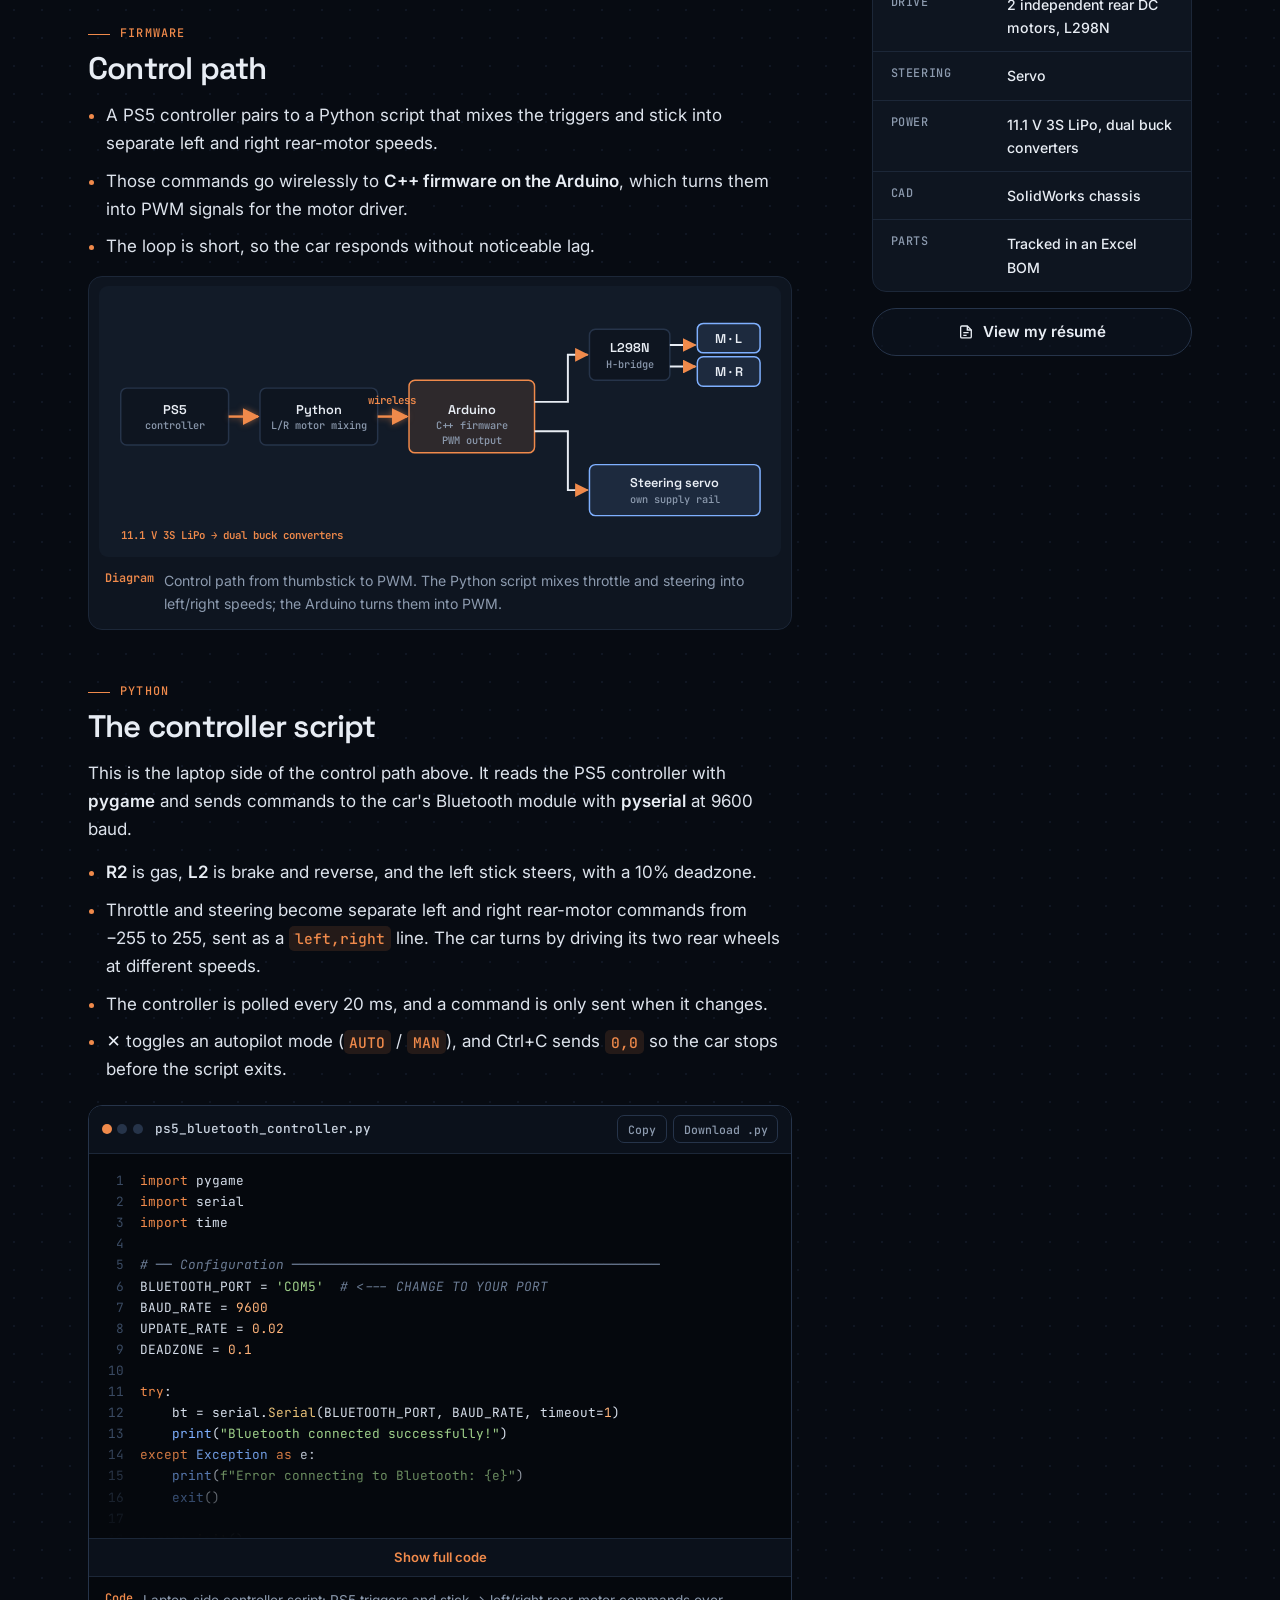
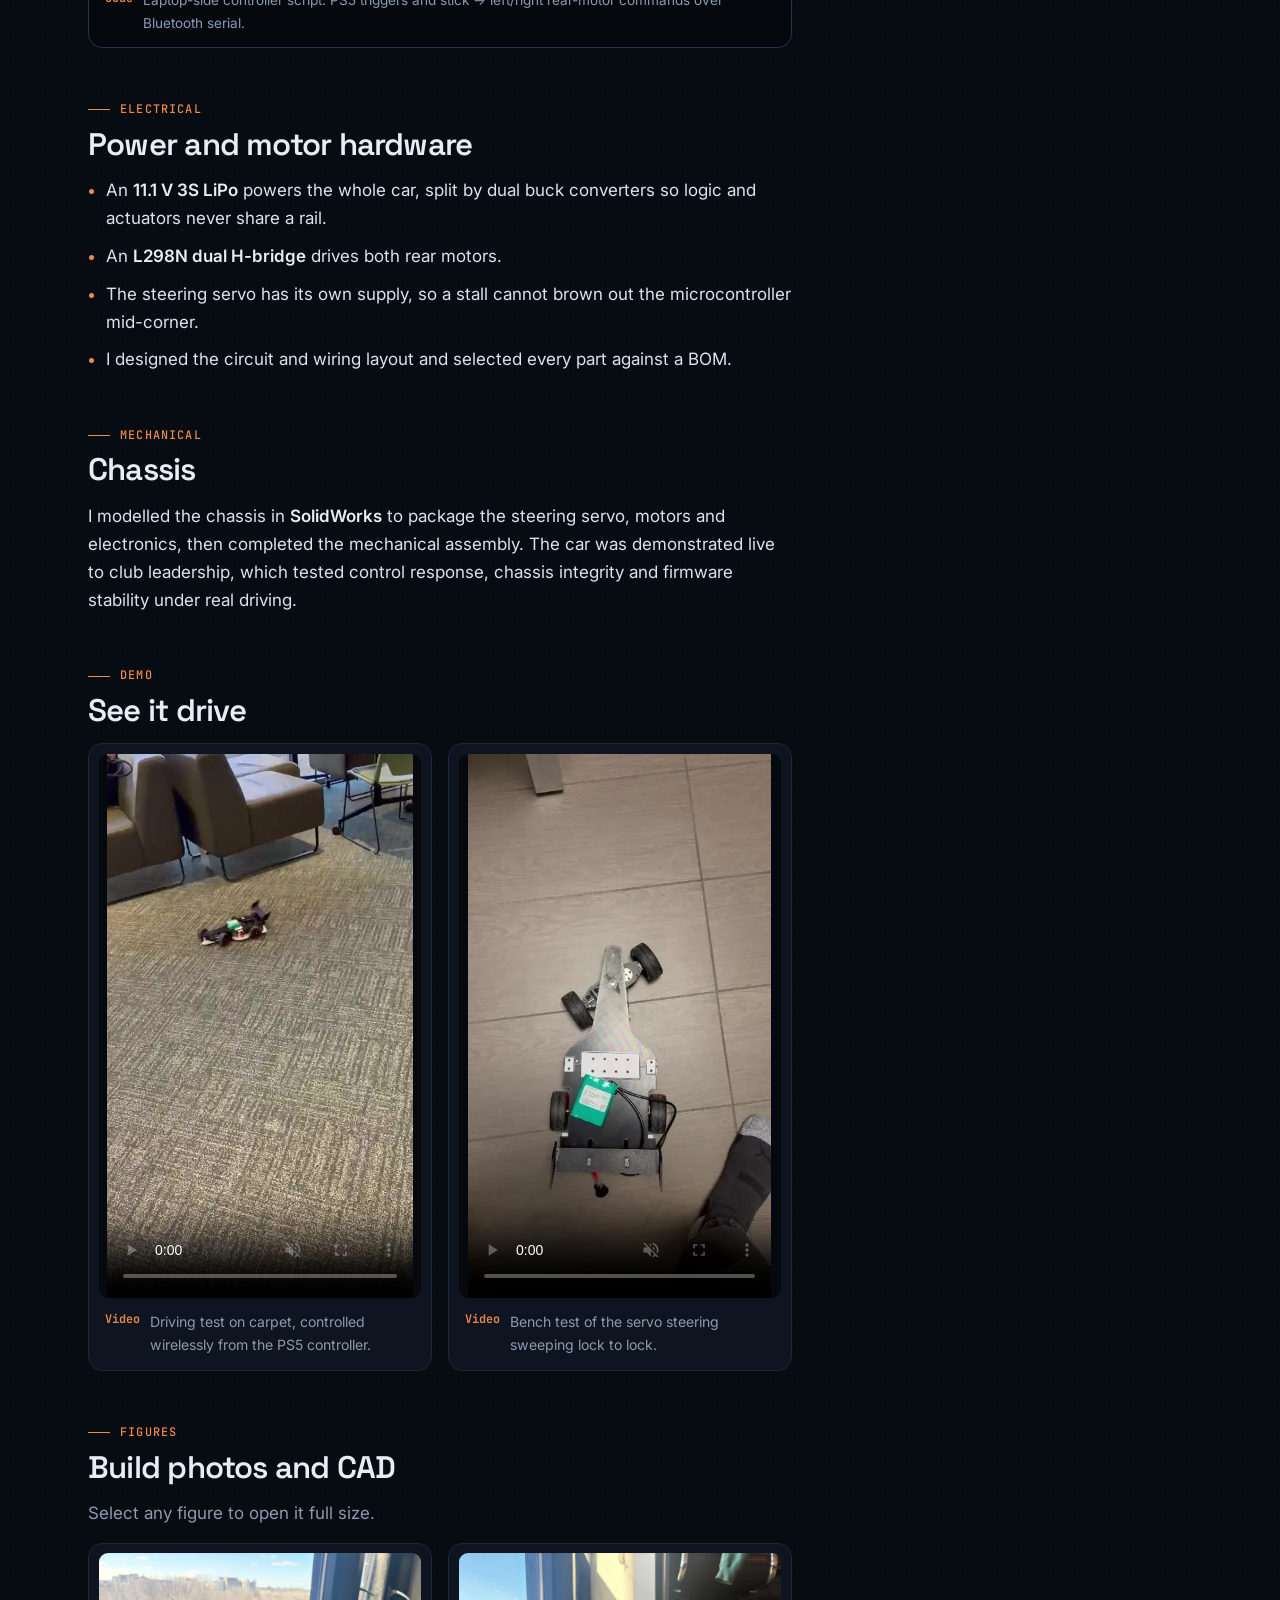
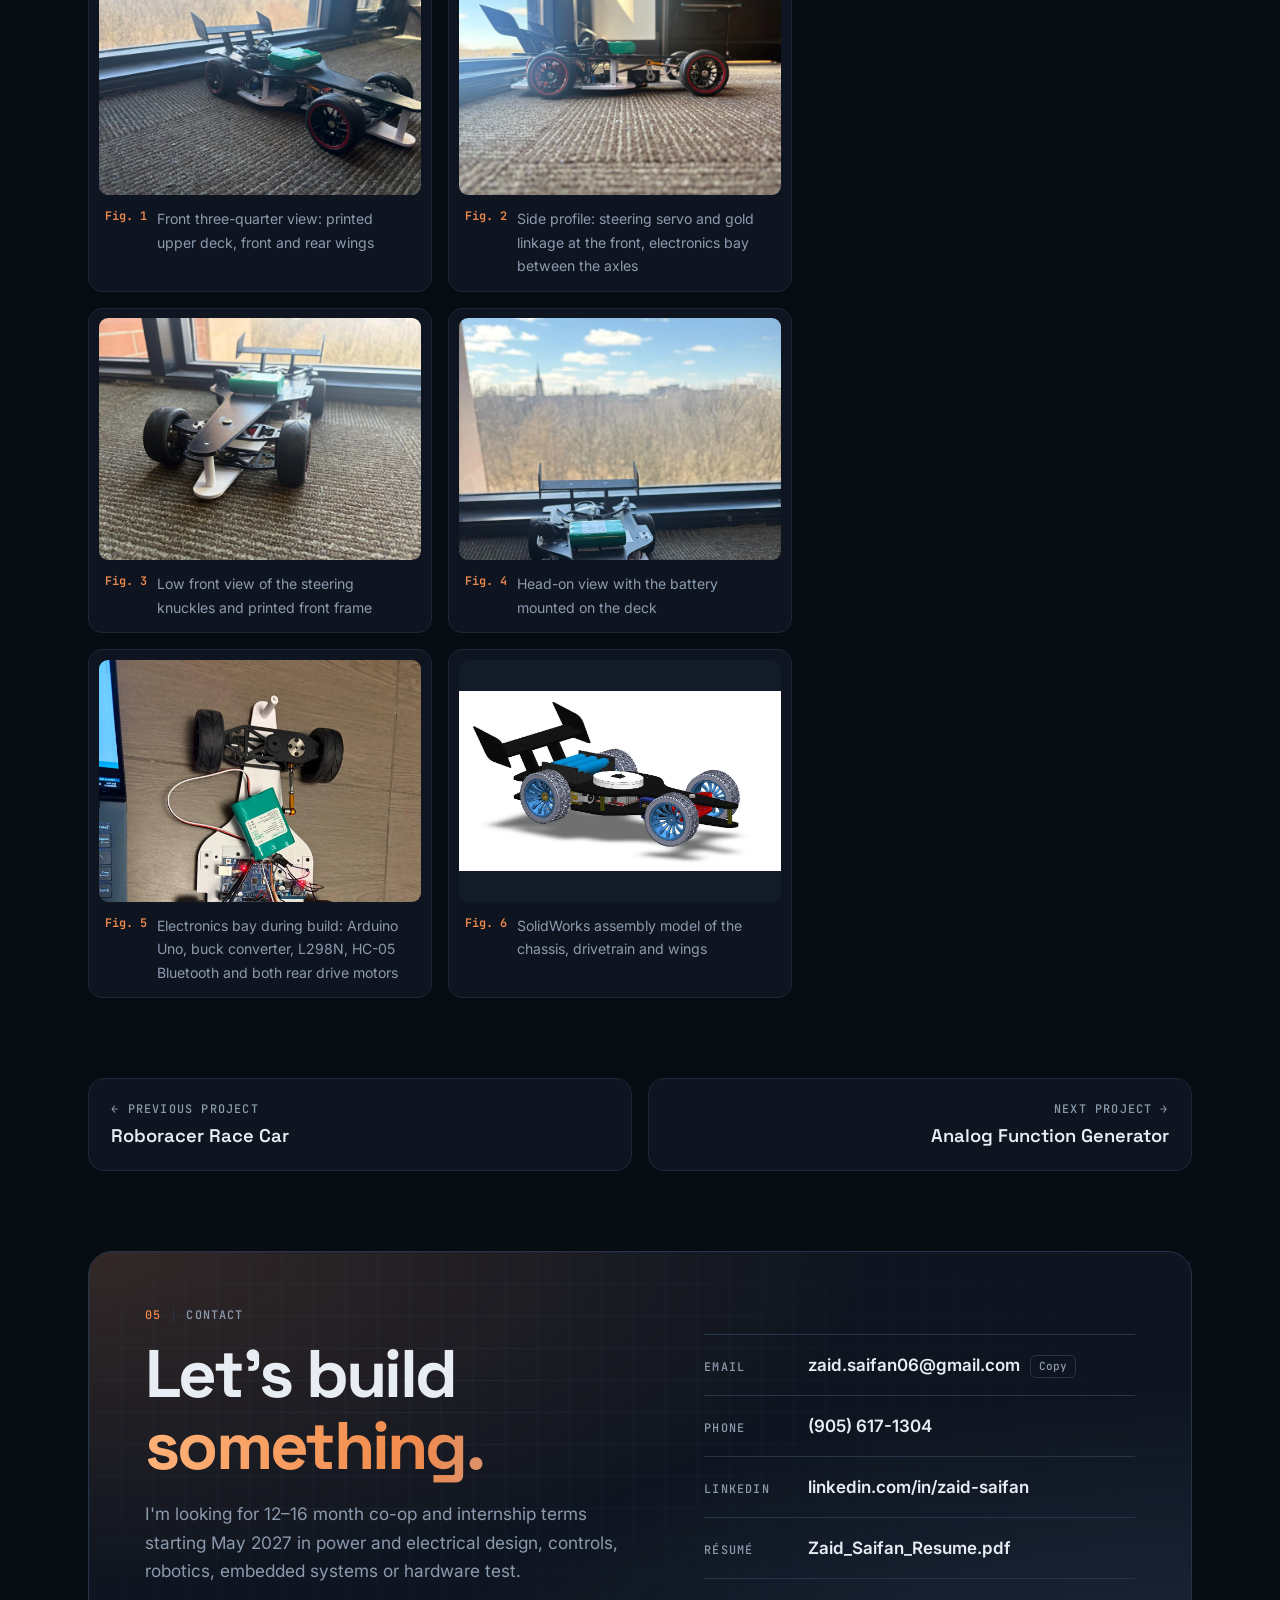
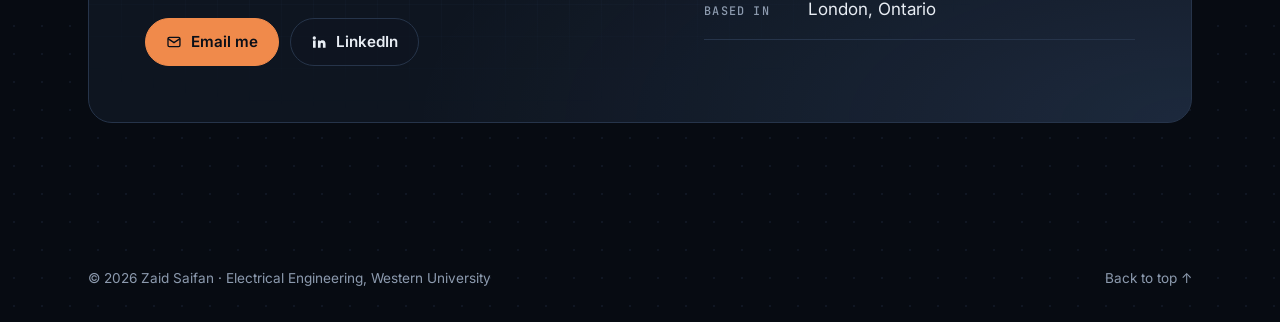
<file: projects/wireless-rc-car.html>
<!doctype html>
<html lang="en">
<head>
<meta charset="utf-8">
<meta name="viewport" content="width=device-width, initial-scale=1, viewport-fit=cover">
<title>Wireless RC Car with Electronic Differential · Zaid Saifan</title>
<meta name="description" content="A custom RC car driven from a PS5 controller. Each rear wheel has its own motor, and the firmware sets their speeds from the steering angle so the car corners without the inside wheel slipping.">
<meta property="og:title" content="Wireless RC Car with Electronic Differential · Zaid Saifan">
<meta property="og:description" content="A custom RC car driven from a PS5 controller. Each rear wheel has its own motor, and the firmware sets their speeds from the steering angle so the car corners without the inside wheel slipping.">
<meta property="og:type" content="website">
<link rel="icon" href="data:image/svg+xml,%3Csvg xmlns='http://www.w3.org/2000/svg' viewBox='0 0 64 64'%3E%3Crect width='64' height='64' rx='14' fill='%230E1520'/%3E%3Cpath d='M14 50h12l8-8h16' stroke='%23F08A4B' stroke-width='3' fill='none'/%3E%3Ccircle cx='50' cy='42' r='3.5' fill='%23F08A4B'/%3E%3Ctext x='32' y='34' text-anchor='middle' font-family='monospace' font-weight='700' font-size='22' fill='%23E8EDF4'%3EZS%3C/text%3E%3C/svg%3E">
<meta name="theme-color" content="#070B12">
<script>(function(){var d=document.documentElement;d.classList.add('js');try{var t=localStorage.getItem('theme');if(t)d.setAttribute('data-theme',t);}catch(e){}})();</script>
<link rel="preconnect" href="https://fonts.googleapis.com">
<link rel="preconnect" href="https://fonts.gstatic.com" crossorigin>
<link rel="stylesheet" href="https://fonts.googleapis.com/css2?family=Inter:wght@400;500;600;700&family=JetBrains+Mono:wght@400;500;600&family=Space+Grotesk:wght@500;600;700&display=swap">
<link rel="stylesheet" href="../assets/css/site.css">
</head>
<body class="project-page" id="top">
<a class="skip" href="#main">Skip to content</a>
<div class="progress" aria-hidden="true"><span></span></div>
<div class="spotlight" aria-hidden="true"></div>
<header class="site-head">
  <div class="wrap">
    <a class="brand" href="../index.html"><span class="brand-mark">ZS</span><span class="brand-name">Zaid Saifan</span></a>
    <nav class="nav" id="nav" aria-label="Main">
      <a href="../index.html#about">About</a>
      <a href="../index.html#work" aria-current="page">Projects</a>
      <a href="../index.html#experience">Experience</a>
      <a href="../index.html#skills">Skills</a>
      <a href="../index.html#contact">Contact</a>
      <span class="nav-ind" aria-hidden="true"></span>
    </nav>
    <div class="head-actions">
      <button class="icon-btn theme-toggle" type="button" aria-label="Toggle light and dark theme">
        <svg class="i-sun" viewBox="0 0 24 24" fill="none" stroke="currentColor" stroke-width="2" aria-hidden="true"><circle cx="12" cy="12" r="4"/><path d="M12 2v2M12 20v2M4.9 4.9l1.4 1.4M17.7 17.7l1.4 1.4M2 12h2M20 12h2M4.9 19.1l1.4-1.4M17.7 6.3l1.4-1.4"/></svg>
        <svg class="i-moon" viewBox="0 0 24 24" fill="none" stroke="currentColor" stroke-width="2" aria-hidden="true"><path d="M21 12.8A9 9 0 1 1 11.2 3a7 7 0 0 0 9.8 9.8Z"/></svg>
      </button>
      <a class="btn-sm" href="../assets/Zaid_Saifan_Resume.pdf" target="_blank" rel="noopener">Résumé</a>
      <button class="icon-btn menu-toggle" type="button" aria-label="Open menu" aria-expanded="false" aria-controls="nav"><span></span><span></span></button>
    </div>
  </div>
</header>
<main id="main">
<section class="page-hero">
<canvas class="hero-canvas" aria-hidden="true"></canvas>
<div class="wrap">
  <p class="crumbs"><a href="../index.html#work">Projects</a> / Wireless RC Car</p>
  <div class="ds-head">
    <div>
      <p class="label label--copper">Western Engineering AutoPilot</p>
      <h1>Wireless RC Car with Electronic Differential</h1>
      <p class="lede">A custom RC car driven from a PS5 controller. Each rear wheel has its own motor, and the firmware sets their speeds from the steering angle so the car corners without the inside wheel slipping.</p>
    </div>
    <div class="ds-role"><span class="label">My role</span><b>Steering, chassis, electronic differential</b><div style="margin-top:.9rem"><ul class="tags"><li>Arduino C++</li><li>Python</li><li>SolidWorks</li><li>L298N</li><li>PWM</li></ul></div></div>
  </div>
</div>
</section>
<div class="wrap">
  <figure class="figure ds-hero"><button class="zoom" type="button" aria-label="Open image full size"><div class="media dark"><img src="../assets/img/rc-three-quarter-rear.webp" alt="The finished car: printed upper deck and rear wing over the drivetrain, with the steering linkage visible at the front." loading="eager"></div></button><figcaption><b>Fig. 0</b><span>The finished car: printed upper deck and rear wing over the drivetrain, with the steering linkage visible at the front.</span></figcaption></figure>
  <div class="ds-body">
    <article class="prose">
<section><h2><small>Problem</small>Why an electronic differential</h2><p>A fixed rear axle forces both wheels to turn at the same speed. In a corner the inside wheel travels a shorter arc, so one wheel has to slip, which shows up as understeer and lost traction.</p>
<p>Giving each rear wheel its own motor lets the control code set a speed offset from the steering input, so each wheel turns at the speed the corner asks for.</p></section>
<section><h2><small>Firmware</small>Control path</h2><ul>
<li>A PS5 controller pairs to a Python script that mixes the triggers and stick into separate left and right rear-motor speeds.</li>
<li>Those commands go wirelessly to <strong>C++ firmware on the Arduino</strong>, which turns them into PWM signals for the motor driver.</li>
<li>The loop is short, so the car responds without noticeable lag.</li></ul>
<figure class="figure"><div class="media"><svg viewBox="0 0 680 260" role="img" aria-label="Control path from a PS5 controller through a Python interface and Arduino firmware to two rear motors and a steering servo"><defs><marker id="ahr" viewBox="0 0 10 10" refX="9" refY="5" markerWidth="7" markerHeight="7" orient="auto-start-reverse"><path d="M0 0 10 5 0 10z" style="fill:var(--copper)"/></marker></defs><rect class="dg-box" x="14" y="96" width="110" height="58" rx="6"/><text class="dg-t" x="69.0" y="122.0" text-anchor="middle">PS5</text><text class="dg-s" x="69.0" y="138.0" text-anchor="middle">controller</text><path class="dg-cu" d="M124 125 H154" marker-end="url(#ahr)"/><rect class="dg-box" x="156" y="96" width="120" height="58" rx="6"/><text class="dg-t" x="216.0" y="122.0" text-anchor="middle">Python</text><text class="dg-s" x="216.0" y="138.0" text-anchor="middle">L/R motor mixing</text><path class="dg-cu" d="M276 125 H306" marker-end="url(#ahr)" stroke-dasharray="5 4"/><text class="dg-cu-t" x="291" y="112" text-anchor="middle">wireless</text><rect class="dg-box-cu" x="308" y="88" width="128" height="74" rx="6"/><text class="dg-t" x="372.0" y="122.0" text-anchor="middle">Arduino</text><text class="dg-s" x="372.0" y="138.0" text-anchor="middle">C++ firmware</text><text class="dg-s" x="372" y="153" text-anchor="middle">PWM output</text><path class="dg-line" d="M436 110 H470 V62 H490" marker-end="url(#ahr)"/><path class="dg-line" d="M436 140 H470 V200 H490" marker-end="url(#ahr)"/><rect class="dg-box" x="492" y="36" width="82" height="52" rx="6"/><text class="dg-t" x="533.0" y="59.0" text-anchor="middle">L298N</text><text class="dg-s" x="533.0" y="75.0" text-anchor="middle">H-bridge</text><path class="dg-line" d="M574 52 H600" marker-end="url(#ahr)"/><path class="dg-line" d="M574 74 H600" marker-end="url(#ahr)"/><rect class="dg-box-mask" x="602" y="30" width="64" height="30" rx="6"/><text class="dg-t" x="634.0" y="49.5" text-anchor="middle">M · L</text><rect class="dg-box-mask" x="602" y="64" width="64" height="30" rx="6"/><text class="dg-t" x="634.0" y="83.5" text-anchor="middle">M · R</text><rect class="dg-box-mask" x="492" y="174" width="174" height="52" rx="6"/><text class="dg-t" x="579.0" y="197.0" text-anchor="middle">Steering servo</text><text class="dg-s" x="579.0" y="213.0" text-anchor="middle">own supply rail</text><text class="dg-cu-t" x="14" y="250">11.1 V 3S LiPo → dual buck converters</text></svg></div><figcaption><b>Diagram</b><span>Control path from thumbstick to PWM. The Python script mixes throttle and steering into left/right speeds; the Arduino turns them into PWM.</span></figcaption></figure></section>
<section><h2><small>Python</small>The controller script</h2><p>This is the laptop side of the control path above. It reads the PS5 controller with <strong>pygame</strong> and sends commands to the car's Bluetooth module with <strong>pyserial</strong> at 9600 baud.</p>
<ul>
<li><strong>R2</strong> is gas, <strong>L2</strong> is brake and reverse, and the left stick steers, with a 10% deadzone.</li>
<li>Throttle and steering become separate left and right rear-motor commands from −255 to 255, sent as a <code>left,right</code> line. The car turns by driving its two rear wheels at different speeds.</li>
<li>The controller is polled every 20 ms, and a command is only sent when it changes.</li>
<li><strong>✕</strong> toggles an autopilot mode (<code>AUTO</code> / <code>MAN</code>), and Ctrl+C sends <code>0,0</code> so the car stops before the script exits.</li></ul>
<figure class="code-block"><div class="code-head"><span class="code-dots" aria-hidden="true"><i></i><i></i><i></i></span><span class="code-name">ps5_bluetooth_controller.py</span><span class="code-actions"><button class="code-btn code-copy" type="button">Copy</button><a class="code-btn" href="../assets/code/ps5_bluetooth_controller.py" download>Download .py</a></span></div><div class="code-body"><pre><code class="lang-py">import pygame
import serial
import time

# ── Configuration ──────────────────────────────────────────────
BLUETOOTH_PORT = 'COM5'  # &lt;--- CHANGE TO YOUR PORT
BAUD_RATE = 9600
UPDATE_RATE = 0.02
DEADZONE = 0.1

try:
    bt = serial.Serial(BLUETOOTH_PORT, BAUD_RATE, timeout=1)
    print("Bluetooth connected successfully!")
except Exception as e:
    print(f"Error connecting to Bluetooth: {e}")
    exit()

pygame.init()
pygame.joystick.init()

if pygame.joystick.get_count() == 0:
    print("No controller detected.")
    exit()

controller = pygame.joystick.Joystick(0)
controller.init()
print(f"Controller Connected: {controller.get_name()}")

# PS5 Controller Mappings
AXIS_STEER = 0
AXIS_L2 = 4
AXIS_R2 = 5
BTN_CROSS = 0  # The 'X' Button on PS5

last_command = ""
auto_mode = False
last_btn_state = False

print("\n--- PS5 Controls Active ---")
print("R2: Gas | L2: Brake/Reverse | L3: Steer")
print("Press 'X' to toggle Autopilot!")

try:
    while True:
        pygame.event.pump()

        # --- AUTOPILOT TOGGLE LOGIC ---
        btn_state = controller.get_button(BTN_CROSS)
        if btn_state and not last_btn_state:  # Button was just pushed down
            auto_mode = not auto_mode  # Toggle the state

            if auto_mode:
                bt.write(b"AUTO\n")
                print("\n[!] AUTOPILOT ENGAGED [!]\n")
            else:
                bt.write(b"MAN\n")
                print("\n[-] MANUAL CONTROL RESTORED [-]\n")

        last_btn_state = btn_state

        # --- MANUAL DRIVING LOGIC ---
        # We only calculate and send joystick data if Autopilot is OFF
        if not auto_mode:
            steer_axis = controller.get_axis(AXIS_STEER)
            l2_axis = controller.get_axis(AXIS_L2)
            r2_axis = controller.get_axis(AXIS_R2)

            if abs(steer_axis) &lt; DEADZONE:
                steer_axis = 0.0

            brake = max(0.0, (l2_axis + 1.0) / 2.0)
            gas = max(0.0, (r2_axis + 1.0) / 2.0)

            throttle = gas - brake

            left_motor = throttle + steer_axis
            right_motor = throttle - steer_axis

            left_motor = max(-1.0, min(1.0, left_motor))
            right_motor = max(-1.0, min(1.0, right_motor))

            left_pwm = int(left_motor * 255)
            right_pwm = int(right_motor * 255)

            command = f"{left_pwm},{right_pwm}\n"

            if command != last_command:
                bt.write(command.encode('utf-8'))
                last_command = command
                # Only print the dashboard occasionally so it doesn't flood the terminal
                print(f"\rMANUAL &gt;&gt; L2: {brake:.2f} | R2: {gas:.2f} | Motor L: {left_pwm:4d} | Motor R: {right_pwm:4d}",
                      end="")

        time.sleep(UPDATE_RATE)

except KeyboardInterrupt:
    print("\nExiting. Stopping car...")
    bt.write(b"0,0\n")
    bt.close()
    pygame.quit()</code></pre></div><button class="code-more" type="button" aria-expanded="false">Show full code</button><figcaption><b>Code</b><span>Laptop-side controller script: PS5 triggers and stick → left/right rear-motor commands over Bluetooth serial.</span></figcaption></figure>
</section>
<section><h2><small>Electrical</small>Power and motor hardware</h2><ul>
<li>An <strong>11.1 V 3S LiPo</strong> powers the whole car, split by dual buck converters so logic and actuators never share a rail.</li>
<li>An <strong>L298N dual H-bridge</strong> drives both rear motors.</li>
<li>The steering servo has its own supply, so a stall cannot brown out the microcontroller mid-corner.</li>
<li>I designed the circuit and wiring layout and selected every part against a BOM.</li></ul></section>
<section><h2><small>Mechanical</small>Chassis</h2><p>I modelled the chassis in <strong>SolidWorks</strong> to package the steering servo, motors and electronics, then completed the mechanical assembly. The car was demonstrated live to club leadership, which tested control response, chassis integrity and firmware stability under real driving.</p></section>
<section><h2><small>Demo</small>See it drive</h2><div class="videos"><figure class="figure vid-wide"><div class="media dark"><video controls muted playsinline preload="metadata" poster="../assets/video/rc-driving-poster.webp"><source src="../assets/video/rc-driving.mp4" type="video/mp4">Your browser can't play this video.</video></div><figcaption><b>Video</b><span>Driving test on carpet, controlled wirelessly from the PS5 controller.</span></figcaption></figure><figure class="figure vid-tall"><div class="media dark"><video controls muted playsinline preload="metadata" poster="../assets/video/rc-steering-poster.webp"><source src="../assets/video/rc-steering.mp4" type="video/mp4">Your browser can't play this video.</video></div><figcaption><b>Video</b><span>Bench test of the servo steering sweeping lock to lock.</span></figcaption></figure></div></section>
<section><h2><small>Figures</small>Build photos and CAD</h2><p style="color:var(--muted)">Select any figure to open it full size.</p><div class="gallery"><figure class="figure"><button class="zoom" type="button" aria-label="Open figure 1 full size"><div class="media"><img src="../assets/img/rc-three-quarter.webp" alt="Front three-quarter view: printed upper deck, front and rear wings" loading="lazy"></div></button><figcaption><b>Fig. 1</b><span>Front three-quarter view: printed upper deck, front and rear wings</span></figcaption></figure><figure class="figure"><button class="zoom" type="button" aria-label="Open figure 2 full size"><div class="media"><img src="../assets/img/rc-side.webp" alt="Side profile: steering servo and gold linkage at the front, electronics bay between the axles" loading="lazy"></div></button><figcaption><b>Fig. 2</b><span>Side profile: steering servo and gold linkage at the front, electronics bay between the axles</span></figcaption></figure><figure class="figure"><button class="zoom" type="button" aria-label="Open figure 3 full size"><div class="media"><img src="../assets/img/rc-front-low.webp" alt="Low front view of the steering knuckles and printed front frame" loading="lazy"></div></button><figcaption><b>Fig. 3</b><span>Low front view of the steering knuckles and printed front frame</span></figcaption></figure><figure class="figure"><button class="zoom" type="button" aria-label="Open figure 4 full size"><div class="media"><img src="../assets/img/rc-front.webp" alt="Head-on view with the battery mounted on the deck" loading="lazy"></div></button><figcaption><b>Fig. 4</b><span>Head-on view with the battery mounted on the deck</span></figcaption></figure><figure class="figure"><button class="zoom" type="button" aria-label="Open figure 5 full size"><div class="media"><img src="../assets/img/rc-electronics.webp" alt="Electronics bay during build: Arduino Uno, buck converter, L298N, HC-05 Bluetooth and both rear drive motors" loading="lazy"></div></button><figcaption><b>Fig. 5</b><span>Electronics bay during build: Arduino Uno, buck converter, L298N, HC-05 Bluetooth and both rear drive motors</span></figcaption></figure><figure class="figure"><button class="zoom" type="button" aria-label="Open figure 6 full size"><div class="media"><img src="../assets/img/rc-cad.webp" alt="SolidWorks assembly model of the chassis, drivetrain and wings" loading="lazy"></div></button><figcaption><b>Fig. 6</b><span>SolidWorks assembly model of the chassis, drivetrain and wings</span></figcaption></figure></div></section>
    </article>
    <aside class="ds-aside">
      <div class="spec"><h2>Key specifications</h2><dl><div class="row"><dt>Team</dt><dd>Western Engineering AutoPilot</dd></div><div class="row"><dt>Input</dt><dd>PS5 controller, wireless</dd></div><div class="row"><dt>Code</dt><dd>Arduino C++, Python interface</dd></div><div class="row"><dt>Drive</dt><dd>2 independent rear DC motors, L298N</dd></div><div class="row"><dt>Steering</dt><dd>Servo</dd></div><div class="row"><dt>Power</dt><dd>11.1 V 3S LiPo, dual buck converters</dd></div><div class="row"><dt>CAD</dt><dd>SolidWorks chassis</dd></div><div class="row"><dt>Parts</dt><dd>Tracked in an Excel BOM</dd></div></dl></div>
      <a class="btn btn--ghost" href="../assets/Zaid_Saifan_Resume.pdf" target="_blank" rel="noopener" style="justify-content:center"><svg viewBox="0 0 24 24" fill="none" stroke="currentColor" stroke-width="2" aria-hidden="true"><path d="M14 3H6a2 2 0 0 0-2 2v14a2 2 0 0 0 2 2h12a2 2 0 0 0 2-2V9z"/><path d="M14 3v6h6M8 13h8M8 17h5"/></svg>View my résumé</a>
    </aside>
  </div>
  <nav class="pager" aria-label="More projects">
    <a href="roboracer-autonomous-race-car.html"><span class="label">← Previous project</span><b>Roboracer Race Car</b></a>
    <a class="next" href="analog-function-generator.html"><span class="label">Next project →</span><b>Analog Function Generator</b></a>
  </nav>
</div>
</main>
<section class="section contact" id="contact">
  <div class="wrap">
    <div class="contact-card" data-reveal>
      <div class="contact-grid">
        <div>
          <p class="label"><span class="num">05</span>Contact</p>
          <h2>Let's build <span class="grad">something.</span></h2>
          <p class="lead">I'm looking for 12–16 month co-op and internship terms starting May 2027 in power and electrical design, controls, robotics, embedded systems or hardware test.</p>
          <div class="btns">
            <a class="btn magnetic" href="mailto:zaid.saifan06@gmail.com"><svg viewBox="0 0 24 24" fill="none" stroke="currentColor" stroke-width="2" aria-hidden="true"><rect x="3" y="5" width="18" height="14" rx="2"/><path d="m3 7 9 6 9-6"/></svg>Email me</a>
            <a class="btn btn--ghost magnetic" href="https://www.linkedin.com/in/zaid-saifan-0b369b356" target="_blank" rel="noopener"><svg viewBox="0 0 24 24" fill="currentColor" aria-hidden="true"><path d="M4.98 3.5a2.5 2.5 0 1 1 0 5 2.5 2.5 0 0 1 0-5ZM3 9.75h4v11H3v-11Zm6.5 0h3.8v1.6h.06c.53-1 1.83-2.05 3.77-2.05 4.03 0 4.77 2.6 4.77 6v5.45h-4v-4.83c0-1.15-.02-2.63-1.6-2.63-1.6 0-1.85 1.25-1.85 2.55v4.91h-4v-11Z"/></svg>LinkedIn</a>
          </div>
        </div>
        <ul class="contact-list">
          <li><span class="label">Email</span><span><a href="mailto:zaid.saifan06@gmail.com">zaid.saifan06@gmail.com</a><button class="copy" type="button" data-copy="zaid.saifan06@gmail.com">Copy</button></span></li>
          <li><span class="label">Phone</span><span><a href="tel:+19056171304">(905) 617-1304</a></span></li>
          <li><span class="label">LinkedIn</span><span><a href="https://www.linkedin.com/in/zaid-saifan-0b369b356" target="_blank" rel="noopener">linkedin.com/in/zaid-saifan</a></span></li>
          <li><span class="label">Résumé</span><span><a href="../assets/Zaid_Saifan_Resume.pdf" target="_blank" rel="noopener">Zaid_Saifan_Resume.pdf</a></span></li>
          <li><span class="label">Based in</span><span>London, Ontario</span></li>
        </ul>
      </div>
    </div>
  </div>
</section>
<footer class="site-foot">
  <div class="wrap"><span>© <span id="year">2026</span> Zaid Saifan · Electrical Engineering, Western University</span><a href="#top">Back to top ↑</a></div>
</footer>
<a class="to-top" href="#top" aria-label="Back to top"><svg viewBox="0 0 48 48" aria-hidden="true"><circle class="ring-bg" cx="24" cy="24" r="21"/><circle class="ring" cx="24" cy="24" r="21" pathLength="100"/><path d="M24 31V17M18 23l6-6 6 6" fill="none" stroke="currentColor" stroke-width="2.4" stroke-linecap="round" stroke-linejoin="round"/></svg></a>
<script src="../assets/js/site.js"></script>
</body>
</html>
</file>
<file: assets/css/site.css>
/* Zaid Saifan Portfolio
   Concept: a powered-up circuit board. Midnight solder-mask background, copper traces that glow,
   datasheet details (title blocks, spec tables, numbered figures). Dark by default, light on toggle. */

/* ============ Tokens ============ */
:root {
  --paper: #070B12;          /* page background */
  --paper-2: #0A0F18;        /* alternate band */
  --panel: #0E1520;          /* cards */
  --panel-2: #121B28;
  --ink: #E8EDF4;
  --muted: #8C9AAE;
  --line: #1C2738;
  --line-2: #26344A;
  --copper: #F08A4B;
  --copper-2: #FFB37A;
  --copper-soft: rgba(240, 138, 75, .12);
  --mask: #7FB0FF;
  --mask-soft: rgba(127, 176, 255, .1);
  --ok: #3DDC97;
  --glow: 0 0 0 1px rgba(240,138,75,.35), 0 10px 40px -10px rgba(240,138,75,.35);
  --shadow: 0 1px 2px rgba(0,0,0,.4), 0 20px 50px -24px rgba(0,0,0,.8);
  --grad: linear-gradient(100deg, #FFB37A 0%, #F08A4B 40%, #7FB0FF 100%);
  --grid-dot: rgba(127, 176, 255, .07);

  --f-display: "Space Grotesk", "Segoe UI", system-ui, sans-serif;
  --f-body: "Inter", "Segoe UI", system-ui, sans-serif;
  --f-mono: "JetBrains Mono", ui-monospace, "Cascadia Mono", Consolas, monospace;

  --wrap: 74rem;
  --gutter: clamp(1rem, 4vw, 2.5rem);
  --ease: cubic-bezier(.2, .7, .2, 1);
  --head-h: 4rem;
  color-scheme: dark;
}
:root[data-theme="light"] {
  --paper: #F5F7FA; --paper-2: #EDF1F6; --panel: #FFFFFF; --panel-2: #F7F9FC;
  --ink: #111823; --muted: #566377; --line: #DCE2EA; --line-2: #C9D2DE;
  --copper: #B4561E; --copper-2: #D2702F; --copper-soft: rgba(180, 86, 30, .1);
  --mask: #1F4A85; --mask-soft: rgba(31, 74, 133, .08); --ok: #179A62;
  --glow: 0 0 0 1px rgba(180,86,30,.35), 0 14px 40px -14px rgba(180,86,30,.35);
  --shadow: 0 1px 2px rgba(17,24,35,.06), 0 18px 40px -22px rgba(17,24,35,.28);
  --grad: linear-gradient(100deg, #D2702F 0%, #B4561E 45%, #1F4A85 100%);
  --grid-dot: rgba(31, 74, 133, .08);
  color-scheme: light;
}

/* ============ Base ============ */
*, *::before, *::after { box-sizing: border-box; }
html { scroll-behavior: smooth; -webkit-text-size-adjust: 100%; scroll-padding-top: calc(var(--head-h) + 1rem); }
body {
  margin: 0; background: var(--paper); color: var(--ink);
  font: 400 1.0625rem/1.65 var(--f-body);
  -webkit-font-smoothing: antialiased; overflow-x: hidden;
  background-image: radial-gradient(var(--grid-dot) 1px, transparent 1px);
  background-size: 28px 28px;
  transition: background-color .4s, color .4s;
}
img { max-width: 100%; height: auto; display: block; }
a { color: inherit; text-decoration-color: color-mix(in srgb, var(--copper) 60%, transparent); text-underline-offset: .2em; }
a:hover { color: var(--copper); }
:focus-visible { outline: 2px solid var(--copper); outline-offset: 3px; border-radius: 4px; }
::selection { background: var(--copper); color: #0A0F18; }
h1, h2, h3 { font-family: var(--f-display); line-height: 1.08; text-wrap: balance; margin: 0; letter-spacing: -.02em; }
p { margin: 0; }
.wrap { max-width: var(--wrap); margin-inline: auto; padding-inline: var(--gutter); position: relative; }
.skip { position: absolute; left: -999px; top: .5rem; background: var(--ink); color: var(--paper); padding: .5rem .75rem; z-index: 200; }
.skip:focus { left: .5rem; }

.label { font: 500 .74rem/1.3 var(--f-mono); letter-spacing: .1em; text-transform: uppercase; color: var(--muted); }
.label--copper { color: var(--copper); }
.label .num { color: var(--copper); margin-right: .75rem; padding-right: .75rem; border-right: 1px solid var(--line-2); }
.grad { background: var(--grad); -webkit-background-clip: text; background-clip: text; color: transparent; background-size: 200% 100%; animation: shimmer 8s ease-in-out infinite alternate; }
@keyframes shimmer { to { background-position: 100% 0; } }

/* Scroll progress + cursor spotlight */
.progress { position: fixed; inset: 0 0 auto 0; height: 2px; z-index: 120; pointer-events: none; }
.progress span { display: block; height: 100%; width: 100%; transform-origin: 0 50%; transform: scaleX(var(--p, 0)); background: var(--grad); box-shadow: 0 0 12px var(--copper); }
.spotlight {
  position: fixed; inset: 0; pointer-events: none; z-index: 0; opacity: 0; transition: opacity .5s;
  background: radial-gradient(600px circle at var(--cx, 50%) var(--cy, 50%), rgba(240,138,75,.07), transparent 60%);
}
.has-pointer .spotlight { opacity: 1; }
:root[data-theme="light"] .spotlight { background: radial-gradient(600px circle at var(--cx, 50%) var(--cy, 50%), rgba(180,86,30,.06), transparent 60%); }
main, .contact, .site-foot { position: relative; z-index: 1; }

/* ============ Header ============ */
.site-head {
  position: sticky; top: 0; z-index: 100; height: var(--head-h);
  transition: background .3s, border-color .3s, box-shadow .3s;
  border-bottom: 1px solid transparent;
}
.site-head.is-stuck, .site-head.is-open {
  background: color-mix(in srgb, var(--paper) 78%, transparent);
  backdrop-filter: saturate(1.6) blur(14px); -webkit-backdrop-filter: saturate(1.6) blur(14px);
  border-bottom-color: var(--line);
}
.site-head .wrap { display: flex; align-items: center; justify-content: space-between; gap: 1rem; height: 100%; }
.brand { display: flex; align-items: center; gap: .7rem; text-decoration: none; font: 700 1.02rem/1 var(--f-display); }
.brand:hover { color: var(--ink); }
.brand-mark {
  width: 2.15rem; height: 2.15rem; display: grid; place-items: center; border-radius: 8px; position: relative;
  background: var(--panel); border: 1px solid var(--line-2); color: var(--copper); font: 600 .78rem/1 var(--f-mono);
  transition: box-shadow .3s, transform .3s var(--ease);
}
.brand:hover .brand-mark { box-shadow: var(--glow); transform: rotate(-6deg); }
.nav { display: flex; gap: .25rem; align-items: center; position: relative; }
.nav a {
  position: relative; z-index: 1; text-decoration: none; font-weight: 500; font-size: .92rem; color: var(--muted);
  padding: .45rem .8rem; border-radius: 999px; transition: color .2s;
}
.nav a:hover, .nav a.is-active, .nav a[aria-current="page"] { color: var(--ink); }
.nav-ind {
  position: absolute; z-index: 0; top: 50%; left: 0; height: 2.1rem; width: 0; border-radius: 999px;
  background: var(--panel); border: 1px solid var(--line-2); transform: translateY(-50%);
  transition: left .35s var(--ease), width .35s var(--ease), opacity .3s; opacity: 0;
}
.head-actions { display: flex; align-items: center; gap: .5rem; }
.icon-btn {
  width: 2.35rem; height: 2.35rem; display: grid; place-items: center; border-radius: 999px; cursor: pointer;
  background: transparent; border: 1px solid var(--line-2); color: var(--ink); transition: border-color .2s, color .2s, transform .3s var(--ease);
}
.icon-btn:hover { border-color: var(--copper); color: var(--copper); }
.icon-btn svg { width: 1.05rem; height: 1.05rem; }
.theme-toggle:hover { transform: rotate(20deg); }
.theme-toggle .i-moon { display: none; }
:root[data-theme="light"] .theme-toggle .i-sun { display: none; }
:root[data-theme="light"] .theme-toggle .i-moon { display: block; }
.btn-sm {
  font: 600 .88rem/1 var(--f-body); text-decoration: none; padding: .62rem 1rem; border-radius: 999px;
  background: var(--copper); color: #0A0F18; transition: box-shadow .25s, transform .25s var(--ease);
}
.btn-sm:hover { color: #0A0F18; box-shadow: var(--glow); transform: translateY(-1px); }
:root[data-theme="light"] .btn-sm, :root[data-theme="light"] .btn-sm:hover { color: #fff; }
.menu-toggle { display: none; }
.menu-toggle span { display: block; width: 1rem; height: 1.6px; background: currentColor; border-radius: 2px; transition: transform .3s var(--ease); grid-area: 1 / 1; }
.menu-toggle span:first-child { transform: translateY(-3.5px); }
.menu-toggle span:last-child { transform: translateY(3.5px); }
.is-open .menu-toggle span:first-child { transform: rotate(45deg); }
.is-open .menu-toggle span:last-child { transform: rotate(-45deg); }

@media (max-width: 860px) {
  .menu-toggle { display: grid; }
  .nav {
    position: fixed; top: var(--head-h); left: 0; right: 0; flex-direction: column; align-items: stretch; gap: 0;
    padding: .75rem var(--gutter) 1.25rem; background: var(--paper); box-shadow: var(--shadow); border-bottom: 1px solid var(--line);
    transform: translateY(-.75rem); opacity: 0; visibility: hidden; transition: transform .3s var(--ease), opacity .3s, visibility .3s;
  }
  .is-open .nav { transform: none; opacity: 1; visibility: visible; }
  .nav a { padding: .9rem .25rem; border-radius: 0; border-bottom: 1px solid var(--line); font-size: 1.05rem; }
  .nav-ind { display: none; }
}
@media (max-width: 420px) { .brand-name { display: none; } }

/* ============ Buttons ============ */
.btns { display: flex; flex-wrap: wrap; gap: .7rem; }
.btn {
  position: relative; display: inline-flex; align-items: center; gap: .55rem; text-decoration: none; overflow: hidden;
  font: 600 .95rem/1 var(--f-body); padding: .95rem 1.25rem; border-radius: 999px;
  border: 1px solid var(--copper); background: var(--copper); color: #0A0F18;
  transition: box-shadow .25s, border-color .25s, color .25s, background .25s, transform .25s var(--ease);
}
.btn::after {
  content: ""; position: absolute; inset: 0; background: linear-gradient(110deg, transparent 30%, rgba(255,255,255,.35) 50%, transparent 70%);
  transform: translateX(-120%); transition: transform .7s var(--ease);
}
.btn:hover { color: #0A0F18; box-shadow: var(--glow); }
.btn:hover::after { transform: translateX(120%); }
:root[data-theme="light"] .btn, :root[data-theme="light"] .btn:hover { color: #fff; }
.btn--ghost, :root[data-theme="light"] .btn--ghost { background: color-mix(in srgb, var(--panel) 60%, transparent); color: var(--ink); border-color: var(--line-2); }
.btn--ghost:hover, :root[data-theme="light"] .btn--ghost:hover { color: var(--copper); border-color: var(--copper); box-shadow: none; }
.btn--ghost::after { display: none; }
.btn--icon { padding: .95rem; }
.btn svg { width: 1.05em; height: 1.05em; flex: none; transition: transform .25s var(--ease); }
.btn:hover svg:last-child:not(:first-child) { transform: translateX(3px); }

/* ============ Hero ============ */
.hero { position: relative; min-height: calc(100svh - var(--head-h)); display: grid; align-items: center; padding-block: clamp(2.5rem, 6vw, 4rem) clamp(4rem, 8vw, 6rem); margin-top: calc(var(--head-h) * -1); padding-top: calc(var(--head-h) + clamp(2rem, 6vw, 4rem)); overflow: hidden; }
.hero-canvas { position: absolute; inset: 0; width: 100%; height: 100%; z-index: 0; }
.hero-fade { position: absolute; inset: 0; z-index: 0; pointer-events: none;
  background: radial-gradient(ellipse 70% 60% at 30% 45%, color-mix(in srgb, var(--paper) 70%, transparent), transparent 70%),
              linear-gradient(to bottom, transparent 70%, var(--paper)); }
.hero-grid { z-index: 1; display: grid; grid-template-columns: minmax(0, 1.08fr) minmax(0, .92fr); gap: clamp(2rem, 5vw, 4.5rem); align-items: center; width: 100%; }
.status {
  display: inline-flex; align-items: center; gap: .6rem; font: 500 .8rem/1 var(--f-mono); color: var(--ink);
  padding: .55rem .85rem .55rem .7rem; border-radius: 999px; border: 1px solid var(--line-2); background: color-mix(in srgb, var(--panel) 70%, transparent);
  backdrop-filter: blur(6px);
}
.status i { width: .55rem; height: .55rem; border-radius: 50%; background: var(--ok); position: relative; }
.status i::after { content: ""; position: absolute; inset: 0; border-radius: 50%; background: var(--ok); animation: ping 1.8s cubic-bezier(0,0,.2,1) infinite; }
@keyframes ping { 75%, 100% { transform: scale(2.6); opacity: 0; } }
.hello { margin-top: 1.75rem; font: 500 1.05rem/1 var(--f-mono); color: var(--copper); }
.hero-name { font-size: clamp(3.2rem, 9.5vw, 6.6rem); font-weight: 700; letter-spacing: -.045em; line-height: .92; margin-top: .6rem; }
.hero-name .split { display: inline-block; }
.hero-name .ch { display: inline-block; }
.hero-name .grad:has(.ch) { background: none; animation: none; }
.hero-name .grad .ch { background-image: var(--grad); background-repeat: no-repeat; -webkit-background-clip: text; background-clip: text; color: transparent; }
.typed { margin-top: 1.4rem; font: 500 clamp(.95rem, 2vw, 1.15rem)/1.4 var(--f-mono); color: var(--ink); min-height: 1.6em; }
.typed .prompt { color: var(--copper); }
.caret { display: inline-block; width: .55em; height: 1.1em; margin-left: 2px; vertical-align: -.18em; background: var(--copper); animation: blink 1s steps(1) infinite; }
@keyframes blink { 50% { opacity: 0; } }
.hero .lede { margin-top: 1.25rem; max-width: 35rem; font-size: 1.1rem; color: var(--muted); }
.hero .btns { margin-top: 2rem; }
.hero-meta { margin-top: 2rem; display: flex; flex-wrap: wrap; gap: .5rem 1.5rem; font-size: .9rem; color: var(--muted); }
.hero-meta span { display: inline-flex; align-items: center; gap: .45rem; }
.hero-meta svg { width: 1rem; height: 1rem; color: var(--copper); }

.hero-visual { position: relative; perspective: 1200px; }
.board {
  margin: 0; position: relative; background: color-mix(in srgb, var(--panel) 85%, transparent); border: 1px solid var(--line-2);
  border-radius: 16px; padding: .8rem; box-shadow: var(--shadow); transform-style: preserve-3d;
  transition: transform .5s var(--ease), box-shadow .4s; backdrop-filter: blur(6px);
}
.board::before { content: ""; position: absolute; inset: -1px; border-radius: inherit; padding: 1px; background: var(--grad); opacity: .55;
  -webkit-mask: linear-gradient(#000 0 0) content-box, linear-gradient(#000 0 0); -webkit-mask-composite: xor; mask-composite: exclude; pointer-events: none; }
.board-img { border-radius: 10px; overflow: hidden; background: #05080D; position: relative; }
.board-img img { width: 100%; }
.scan { position: absolute; inset: 0; pointer-events: none;
  background: linear-gradient(to bottom, transparent 0%, rgba(240,138,75,.0) 40%, rgba(240,138,75,.28) 50%, transparent 52%);
  background-size: 100% 220%; animation: scan 4.5s linear infinite; mix-blend-mode: screen; }
@keyframes scan { from { background-position: 0 120%; } to { background-position: 0 -120%; } }
.titleblock { margin-top: .8rem; display: grid; grid-template-columns: repeat(4, minmax(0, 1fr)); border: 1px solid var(--line-2); border-radius: 6px; font: 400 .68rem/1.3 var(--f-mono); }
.titleblock div { padding: .5rem .6rem; border-right: 1px solid var(--line-2); min-width: 0; }
.titleblock div:last-child { border-right: 0; }
.titleblock b { display: block; font-weight: 600; font-size: .76rem; color: var(--ink); margin-top: .2rem; overflow-wrap: anywhere; }
.titleblock span { color: var(--muted); text-transform: uppercase; letter-spacing: .08em; }
.float-chip {
  position: absolute; z-index: 2; display: inline-flex; align-items: center; gap: .45rem; white-space: nowrap;
  font: 500 .78rem/1 var(--f-mono); padding: .6rem .8rem; border-radius: 10px; color: var(--ink);
  background: color-mix(in srgb, var(--panel) 88%, transparent); border: 1px solid var(--line-2); box-shadow: var(--shadow);
  backdrop-filter: blur(8px); animation: bob 6s ease-in-out infinite;
}
.float-chip b { color: var(--copper); }
.float-chip i { width: .5rem; height: .5rem; border-radius: 50%; background: var(--mask); box-shadow: 0 0 10px var(--mask); }
.float-chip.c1 { top: -1rem; left: -1.25rem; }
.float-chip.c2 { bottom: 4.5rem; right: -1.5rem; animation-delay: -2s; }
.float-chip.c3 { bottom: -1rem; left: 12%; animation-delay: -4s; color: var(--mask); }
@keyframes bob { 0%, 100% { transform: translateY(0); } 50% { transform: translateY(-10px); } }
.scroll-cue { position: absolute; z-index: 1; left: 50%; bottom: 1.5rem; translate: -50% 0; width: 1.5rem; height: 2.4rem; border: 1.5px solid var(--line-2); border-radius: 999px; }
.scroll-cue span { position: absolute; left: 50%; top: .45rem; width: 3px; height: .5rem; margin-left: -1.5px; border-radius: 2px; background: var(--copper); animation: wheel 1.8s var(--ease) infinite; }
@keyframes wheel { 0% { opacity: 0; transform: translateY(-3px); } 30% { opacity: 1; } 100% { opacity: 0; transform: translateY(12px); } }

@media (max-width: 920px) {
  .hero { min-height: 0; }
  .hero-grid { grid-template-columns: 1fr; }
  .hero-visual { max-width: 34rem; margin-top: 1rem; }
  .scroll-cue { display: none; }
}
@media (max-width: 560px) {
  .titleblock { grid-template-columns: repeat(2, minmax(0, 1fr)); }
  .titleblock div:nth-child(2) { border-right: 0; }
  .titleblock div:nth-child(-n+2) { border-bottom: 1px solid var(--line-2); }
  .float-chip.c1 { left: .25rem; } .float-chip.c2 { right: .25rem; bottom: 5.5rem; }
}

/* ============ Facts strip ============ */
.facts { position: relative; z-index: 1; border-block: 1px solid var(--line); background: color-mix(in srgb, var(--paper-2) 85%, transparent); }
.facts-grid { display: grid; grid-template-columns: repeat(4, minmax(0, 1fr)); }
.fact { padding: 1.8rem 1.4rem; border-right: 1px solid var(--line); min-width: 0; position: relative; }
.fact:first-child { padding-left: 0; }
.fact:last-child { border-right: 0; }
.fact b { display: block; font: 700 clamp(1.7rem, 3.5vw, 2.3rem)/1 var(--f-display); font-variant-numeric: tabular-nums; letter-spacing: -.03em; color: var(--ink); }
.fact b::first-letter { color: inherit; }
.fact span:not([data-count]) { display: block; margin-top: .55rem; font-size: .86rem; color: var(--muted); line-height: 1.45; }
.fact b span { display: inline !important; margin: 0 !important; font-size: inherit !important; color: var(--copper) !important; }
@media (max-width: 760px) {
  .facts-grid { grid-template-columns: repeat(2, minmax(0, 1fr)); }
  .fact { padding: 1.3rem 1rem; }
  .fact:nth-child(odd) { padding-left: 0; }
  .fact:nth-child(2) { border-right: 0; }
  .fact:nth-child(-n+2) { border-bottom: 1px solid var(--line); }
}

/* ============ Marquee ============ */
.marquee { position: relative; z-index: 1; overflow: hidden; padding-block: 1.1rem; border-bottom: 1px solid var(--line);
  -webkit-mask: linear-gradient(90deg, transparent, #000 10%, #000 90%, transparent); mask: linear-gradient(90deg, transparent, #000 10%, #000 90%, transparent); }
.marquee-track { display: flex; width: max-content; animation: marquee 40s linear infinite; }
.marquee:hover .marquee-track { animation-play-state: paused; }
.marquee span { font: 500 .9rem/1 var(--f-mono); color: var(--muted); padding-inline: 1.5rem; display: inline-flex; align-items: center; gap: 1.5rem; white-space: nowrap; }
.marquee span::after { content: "◆"; font-size: .5rem; color: var(--copper); margin-left: 1.5rem; }
@keyframes marquee { to { transform: translateX(-50%); } }

/* ============ Sections ============ */
.section { padding-block: clamp(4rem, 9vw, 7rem); position: relative; }
.section-head { display: flex; justify-content: space-between; align-items: end; gap: 1rem 2.5rem; flex-wrap: wrap; margin-bottom: clamp(2rem, 4vw, 3rem); }
.section-head h2 { font-size: clamp(2.1rem, 4.8vw, 3.4rem); font-weight: 700; letter-spacing: -.035em; margin-top: .9rem; max-width: 22ch; }
.section-head > p { max-width: 30rem; color: var(--muted); }

/* Generic interactive card with cursor spotlight */
.spot { position: relative; isolation: isolate; }
.spot::before {
  content: ""; position: absolute; inset: 0; border-radius: inherit; z-index: -1; pointer-events: none; opacity: 0; transition: opacity .35s;
  background: radial-gradient(420px circle at var(--mx, 50%) var(--my, 50%), rgba(240,138,75,.11), transparent 45%);
}
.spot::after {
  content: ""; position: absolute; inset: -1px; border-radius: inherit; pointer-events: none; opacity: 0; transition: opacity .35s; padding: 1px;
  background: radial-gradient(300px circle at var(--mx, 50%) var(--my, 50%), var(--copper), transparent 50%);
  -webkit-mask: linear-gradient(#000 0 0) content-box, linear-gradient(#000 0 0); -webkit-mask-composite: xor; mask-composite: exclude;
}
.spot:hover::before, .spot:hover::after { opacity: 1; }

/* About pillars */
.pillars { display: grid; grid-template-columns: repeat(3, minmax(0, 1fr)); gap: 1.1rem; }
.pillar { background: var(--panel); border: 1px solid var(--line); border-radius: 16px; padding: clamp(1.4rem, 3vw, 2rem); display: grid; gap: .9rem; align-content: start; transition: transform .35s var(--ease), border-color .3s; }
.pillar:hover { transform: translateY(-4px); }
.pillar-icon { width: 3rem; height: 3rem; border-radius: 12px; display: grid; place-items: center; background: var(--copper-soft); color: var(--copper); border: 1px solid color-mix(in srgb, var(--copper) 30%, transparent); }
.pillar-icon svg { width: 1.5rem; height: 1.5rem; }
.pillar:hover .pillar-icon svg { animation: wiggle .6s var(--ease); }
@keyframes wiggle { 30% { transform: rotate(-10deg) scale(1.1); } 60% { transform: rotate(6deg); } }
.pillar h3 { font-size: 1.3rem; font-weight: 600; }
.pillar p { color: var(--muted); font-size: .97rem; }
@media (max-width: 860px) { .pillars { grid-template-columns: 1fr; } }

/* ============ Projects ============ */
.filters { display: flex; flex-wrap: wrap; gap: .5rem; margin-bottom: 1.75rem; }
.filters button {
  font: 500 .88rem/1 var(--f-body); color: var(--muted); background: var(--panel); border: 1px solid var(--line);
  padding: .65rem 1rem; border-radius: 999px; cursor: pointer; display: inline-flex; align-items: center; gap: .5rem;
  transition: color .2s, border-color .2s, background .2s;
}
.filters button span { font: 500 .72rem/1 var(--f-mono); padding: .2rem .4rem; border-radius: 999px; background: var(--line); color: var(--muted); transition: inherit; }
.filters button:hover { color: var(--ink); border-color: var(--line-2); }
.filters button.is-on { color: var(--ink); border-color: var(--copper); background: var(--copper-soft); }
.filters button.is-on span { background: var(--copper); color: #0A0F18; }

.projects { display: grid; grid-template-columns: repeat(2, minmax(0, 1fr)); gap: 1.25rem; }
.proj {
  display: flex; flex-direction: column; background: var(--panel); border: 1px solid var(--line); border-radius: 18px; overflow: hidden;
  text-decoration: none; color: inherit; transform-style: preserve-3d;
  transition: transform .45s var(--ease), border-color .3s, box-shadow .4s, opacity .4s;
}
.proj:hover { color: inherit; box-shadow: var(--shadow); border-color: var(--line-2); }
.projects .proj.is-hidden { display: none !important; }
.proj.is-entering { animation: pop .5s var(--ease) both; }
@keyframes pop { from { opacity: 0; transform: translateY(16px) scale(.98); } }
.proj-media { position: relative; overflow: hidden; aspect-ratio: 16 / 9.5; background: var(--panel-2); display: grid; place-items: center; border-bottom: 1px solid var(--line); }
.proj-media img { position: absolute; inset: 0; width: 100%; height: 100%; object-fit: cover; transition: transform .8s var(--ease), filter .5s; filter: saturate(.9); }
.proj:hover .proj-media img { transform: scale(1.06); filter: saturate(1.1); }
.proj-media::after { content: ""; position: absolute; inset: 0; background: linear-gradient(to top, color-mix(in srgb, var(--panel) 55%, transparent), transparent 45%); pointer-events: none; }
.proj-media--svg { background: radial-gradient(circle at 50% 40%, var(--panel-2), var(--paper-2)); }
.proj-media--svg::after { display: none; }
.proj-media svg { width: 88%; height: auto; max-height: 86%; transition: transform .6s var(--ease); }
.proj:hover .proj-media svg { transform: scale(1.03); }
.proj-badge { position: absolute; z-index: 1; top: 1rem; left: 1rem; font: 600 .7rem/1 var(--f-mono); letter-spacing: .08em; text-transform: uppercase; padding: .45rem .65rem; border-radius: 999px; background: var(--copper); color: #0A0F18; }
.proj-badge--video { background: color-mix(in srgb, #05080D 70%, transparent); color: #fff; backdrop-filter: blur(6px); border: 1px solid rgba(255,255,255,.2); }
.proj-body { padding: clamp(1.3rem, 2.8vw, 1.9rem); display: flex; flex-direction: column; gap: .85rem; flex: 1; min-width: 0; }
.proj-body h3 { font-size: clamp(1.25rem, 2.2vw, 1.5rem); font-weight: 600; transition: color .25s; }
.proj:hover h3 { color: var(--copper); }
.proj-body > p:not(.label) { color: var(--muted); font-size: .98rem; }
.proj-more { margin-top: auto; padding-top: .4rem; font-weight: 600; font-size: .93rem; color: var(--copper); display: inline-flex; gap: .4rem; align-items: center; }
.proj-more span { transition: transform .3s var(--ease); }
.proj:hover .proj-more span { transform: translateX(5px); }
.mini-stats { display: flex; flex-wrap: wrap; gap: .6rem; }
.mini-stats span { display: grid; gap: .15rem; padding: .6rem .85rem; border-radius: 10px; background: var(--copper-soft); font-size: .76rem; color: var(--muted); }
.mini-stats b { font: 700 1.1rem/1 var(--f-display); color: var(--copper); }

.proj--feature { grid-column: 1 / -1; display: grid; grid-template-columns: minmax(0, 1.2fr) minmax(0, 1fr); }
.proj--feature .proj-media { aspect-ratio: auto; min-height: 24rem; border-bottom: 0; border-right: 1px solid var(--line); }
.proj--feature .proj-media::after { background: linear-gradient(to right, transparent 60%, color-mix(in srgb, var(--panel) 50%, transparent)); }
.proj--feature h3 { font-size: clamp(1.6rem, 3vw, 2.2rem); }
.proj--rev { grid-template-columns: minmax(0, 1fr) minmax(0, 1.2fr); }
.proj--rev .proj-media { order: 2; border-right: 0; border-left: 1px solid var(--line); }
.proj--rev .proj-media::after { background: linear-gradient(to left, transparent 60%, color-mix(in srgb, var(--panel) 50%, transparent)); }
.projects.is-filtered .proj--rev .proj-media { order: 0; border-left: 0; }
.projects.is-filtered .proj--feature { grid-column: auto; display: flex; }
.projects.is-filtered .proj--feature .proj-media { aspect-ratio: 16 / 9.5; min-height: 0; border-right: 0; border-bottom: 1px solid var(--line); }
.projects.is-filtered .mini-stats { display: none; }
@media (max-width: 820px) {
  .projects { grid-template-columns: 1fr; }
  .proj--feature { display: flex; }
  .proj--feature .proj-media { aspect-ratio: 16 / 10; min-height: 0; border-right: 0; border-bottom: 1px solid var(--line); }
  .proj--rev .proj-media { order: 0; border-left: 0; }
}

.tags { display: flex; flex-wrap: wrap; gap: .4rem; list-style: none; padding: 0; margin: 0; }
.tags li { font: 500 .72rem/1 var(--f-mono); padding: .42rem .6rem; border-radius: 6px; background: var(--mask-soft); color: var(--mask); border: 1px solid color-mix(in srgb, var(--mask) 18%, transparent); }

/* ============ Experience timeline ============ */
.timeline { position: relative; display: grid; gap: 1.5rem; padding-left: 2.25rem; }
.timeline-line { position: absolute; left: .45rem; top: .4rem; bottom: .4rem; width: 2px; background: var(--line); border-radius: 2px; overflow: hidden; }
.timeline-line span { position: absolute; inset: 0; transform-origin: top; transform: scaleY(var(--t, 0)); background: linear-gradient(var(--copper), var(--mask)); box-shadow: 0 0 10px var(--copper); }
.job { position: relative; display: grid; grid-template-columns: 11rem minmax(0, 1fr); gap: 1rem 2rem; }
.job-dot { position: absolute; left: -2.25rem; top: 1.6rem; width: 1.1rem; height: 1.1rem; margin-left: -.05rem; border-radius: 50%; background: var(--paper); border: 2px solid var(--line-2); transition: border-color .4s, box-shadow .4s, background .4s; }
.job.is-lit .job-dot { border-color: var(--copper); background: var(--copper); box-shadow: 0 0 0 4px var(--copper-soft), 0 0 16px var(--copper); }
.job-when { padding-top: 1.5rem; font: 500 .82rem/1.5 var(--f-mono); color: var(--muted); font-variant-numeric: tabular-nums; }
.job-when .now { display: table; margin-top: .55rem; font-size: .68rem; padding: .3rem .5rem; border-radius: 999px; background: var(--copper-soft); color: var(--copper); letter-spacing: .08em; text-transform: uppercase; border: 1px solid color-mix(in srgb, var(--copper) 35%, transparent); }
.job-card { background: var(--panel); border: 1px solid var(--line); border-radius: 16px; padding: clamp(1.3rem, 3vw, 1.9rem); transition: transform .35s var(--ease); }
.job-card:hover { transform: translateX(4px); }
.job h3 { font-size: 1.3rem; font-weight: 600; }
.job .org { margin-top: .35rem; color: var(--copper); font-weight: 500; font-size: .97rem; }
.job ul { margin: 1rem 0 0; padding-left: 1.1rem; display: grid; gap: .55rem; color: color-mix(in srgb, var(--ink) 88%, var(--muted)); font-size: .97rem; }
.job li::marker { color: var(--copper); }
.job .sub { margin-top: 1.25rem; font: 600 .95rem/1.4 var(--f-display); }
.job .sub span { font-weight: 400; color: var(--muted); }
.job .sub + ul { margin-top: .5rem; }
@media (max-width: 760px) { .job { grid-template-columns: 1fr; gap: .4rem; } .job-when { padding-top: 0; } .job-dot { top: .15rem; } .job-when .now { display: inline-block; margin: 0 0 0 .5rem; } }

/* ============ Education + skills ============ */
.two-col { display: grid; grid-template-columns: minmax(0, .9fr) minmax(0, 1.3fr); gap: 1.25rem; align-items: start; }
@media (max-width: 920px) { .two-col { grid-template-columns: 1fr; } }
.edu { background: var(--panel); border: 1px solid var(--line); border-radius: 18px; padding: clamp(1.4rem, 3vw, 2rem); display: grid; gap: 1.4rem; align-content: start; }
.edu-top { display: flex; gap: 1rem; align-items: center; }
.edu-crest { width: 3.2rem; height: 3.2rem; flex: none; border-radius: 12px; display: grid; place-items: center; font: 700 1.4rem/1 var(--f-display); color: #fff; background: linear-gradient(135deg, #4F2683, #2D1452); box-shadow: 0 8px 24px -10px #4F2683; }
.edu h3 { font-size: 1.35rem; }
.edu-top p { color: var(--muted); font-size: .92rem; margin-top: .25rem; }
.gauges { display: grid; grid-template-columns: repeat(2, minmax(0, 1fr)); gap: .8rem; }
.gauge { position: relative; display: grid; justify-items: center; padding: 1rem .5rem .9rem; border-radius: 14px; background: var(--panel-2); border: 1px solid var(--line); }
.gauge svg { width: 6.5rem; height: 6.5rem; transform: rotate(-90deg); }
.gauge circle { fill: none; stroke-width: 9; }
.g-bg { stroke: var(--line); }
.g-fg { stroke: var(--copper); stroke-linecap: round; stroke-dasharray: 100; stroke-dashoffset: 100; transition: stroke-dashoffset 1.6s var(--ease); filter: drop-shadow(0 0 4px color-mix(in srgb, var(--copper) 60%, transparent)); }
.gauge.is-in .g-fg, html:not(.js) .g-fg { stroke-dashoffset: calc(100 - var(--v)); }
.gauge:nth-child(2) .g-fg { stroke: var(--mask); filter: drop-shadow(0 0 4px color-mix(in srgb, var(--mask) 60%, transparent)); }
.gauge b { position: absolute; top: calc(1rem + 3.25rem); translate: 0 -50%; font: 700 1.25rem/1 var(--f-display); }
.gauge span { margin-top: .55rem; font: 500 .72rem/1 var(--f-mono); letter-spacing: .08em; text-transform: uppercase; color: var(--muted); }
.edu dl { display: grid; grid-template-columns: auto 1fr; gap: .6rem 1.25rem; margin: 0; font-size: .93rem; }
.edu dt { color: var(--muted); }
.edu dd { margin: 0; font-weight: 600; }
.badge { display: inline-flex; align-items: center; gap: .5rem; font: 600 .82rem/1 var(--f-body); padding: .6rem .85rem; border-radius: 999px; background: var(--copper-soft); color: var(--copper); justify-self: start; border: 1px solid color-mix(in srgb, var(--copper) 35%, transparent); }
.badge svg { width: 1rem; height: 1rem; }
.skills { display: grid; grid-template-columns: repeat(2, minmax(0, 1fr)); gap: 1.25rem; }
.skill-group { background: var(--panel); border: 1px solid var(--line); border-radius: 18px; padding: 1.35rem; }
.skill-group:last-child { grid-column: 1 / -1; }
.skill-group h3 { font: 600 .76rem/1.3 var(--f-mono); letter-spacing: .1em; text-transform: uppercase; color: var(--ink); margin-bottom: .9rem; display: flex; align-items: center; gap: .6rem; }
.skill-group h3 i { font-style: normal; width: 1.8rem; height: 1.8rem; display: grid; place-items: center; border-radius: 8px; background: var(--copper-soft); color: var(--copper); font-size: .8rem; letter-spacing: 0; }
@media (max-width: 600px) { .skills { grid-template-columns: 1fr; } }
.chips { display: flex; flex-wrap: wrap; gap: .45rem; list-style: none; margin: 0; padding: 0; }
.chips li { padding: .42rem .75rem; border: 1px solid var(--line-2); border-radius: 999px; background: var(--panel-2); font-size: .86rem; transition: border-color .2s, color .2s, transform .25s var(--ease), background .2s; cursor: default; }
.chips li:hover { border-color: var(--copper); color: var(--copper); transform: translateY(-2px); background: var(--copper-soft); }

/* ============ Contact ============ */
.contact { padding-top: 0; }
.contact-card {
  position: relative; overflow: hidden; border-radius: 24px; padding: clamp(1.75rem, 5vw, 3.5rem);
  background: radial-gradient(ellipse at 0% 0%, rgba(240,138,75,.16), transparent 50%), radial-gradient(ellipse at 100% 100%, rgba(127,176,255,.13), transparent 50%), var(--panel);
  border: 1px solid var(--line-2);
}
.contact-card::before { content: ""; position: absolute; inset: 0; background-image: linear-gradient(var(--grid-dot) 1px, transparent 1px), linear-gradient(90deg, var(--grid-dot) 1px, transparent 1px); background-size: 32px 32px; pointer-events: none; -webkit-mask: radial-gradient(ellipse at 30% 30%, #000, transparent 70%); mask: radial-gradient(ellipse at 30% 30%, #000, transparent 70%); }
.contact-grid { position: relative; display: grid; grid-template-columns: minmax(0, 1.15fr) minmax(0, 1fr); gap: clamp(2rem, 5vw, 4rem); align-items: center; }
.contact h2 { font-size: clamp(2.3rem, 6vw, 4.2rem); font-weight: 700; letter-spacing: -.04em; margin-top: .9rem; }
.contact p.lead { margin-top: 1.1rem; max-width: 32rem; color: var(--muted); font-size: 1.08rem; }
.contact .btns { margin-top: 2rem; }
.contact-list { list-style: none; margin: 0; padding: 0; display: grid; }
.contact-list li { display: grid; grid-template-columns: 5.5rem minmax(0, 1fr); gap: 1rem; padding-block: 1rem; border-top: 1px solid var(--line-2); align-items: baseline; }
.contact-list li:last-child { border-bottom: 1px solid var(--line-2); }
.contact-list a { color: var(--ink); font-weight: 600; text-decoration: none; overflow-wrap: anywhere; background: linear-gradient(var(--copper), var(--copper)) 0 100% / 0 1.5px no-repeat; transition: background-size .35s var(--ease), color .2s; }
.contact-list a:hover { color: var(--copper); background-size: 100% 1.5px; }
.copy { margin-left: .6rem; font: 500 .7rem/1 var(--f-mono); padding: .32rem .5rem; border-radius: 6px; border: 1px solid var(--line-2); background: transparent; color: var(--muted); cursor: pointer; vertical-align: middle; transition: color .2s, border-color .2s; }
.copy:hover, .copy.is-done { border-color: var(--ok); color: var(--ok); }
@media (max-width: 820px) { .contact-grid { grid-template-columns: 1fr; } }

.site-foot { padding-block: 2rem; font-size: .85rem; color: var(--muted); }
.site-foot .wrap { display: flex; justify-content: space-between; gap: 1rem; flex-wrap: wrap; }
.site-foot a { text-decoration: none; }

.to-top { position: fixed; z-index: 90; right: 1.25rem; bottom: 1.25rem; width: 3rem; height: 3rem; border-radius: 50%; display: grid; place-items: center; color: var(--ink); background: color-mix(in srgb, var(--panel) 85%, transparent); backdrop-filter: blur(8px); box-shadow: var(--shadow); opacity: 0; transform: translateY(1rem) scale(.9); pointer-events: none; transition: opacity .3s, transform .3s var(--ease), color .2s; }
.to-top.is-on { opacity: 1; transform: none; pointer-events: auto; }
.to-top:hover { color: var(--copper); }
.to-top svg { width: 100%; height: 100%; }
.to-top circle { fill: none; stroke-width: 2.5; }
.ring-bg { stroke: var(--line-2); }
.ring { stroke: var(--copper); stroke-dasharray: 100; stroke-dashoffset: calc(100 - var(--p, 0) * 100); transform: rotate(-90deg); transform-origin: center; stroke-linecap: round; }

/* ============ Project (datasheet) pages ============ */
.page-hero { position: relative; overflow: hidden; border-bottom: 1px solid var(--line); margin-top: calc(var(--head-h) * -1); padding-top: var(--head-h); }
.page-hero::before { content: ""; position: absolute; inset: 0; pointer-events: none;
  background: radial-gradient(ellipse 60% 80% at 10% 0%, rgba(240,138,75,.14), transparent 60%), radial-gradient(ellipse 50% 70% at 100% 20%, rgba(127,176,255,.1), transparent 60%); }
.page-hero .hero-canvas { opacity: .55; }
.crumbs { position: relative; padding-top: 2rem; font: 500 .8rem/1.4 var(--f-mono); color: var(--muted); }
.crumbs a { color: var(--muted); text-decoration: none; }
.crumbs a:hover { color: var(--copper); }
.ds-head { position: relative; padding-block: 1.5rem clamp(2.5rem, 5vw, 3.5rem); display: grid; grid-template-columns: minmax(0, 1.5fr) minmax(0, 1fr); gap: clamp(1.5rem, 4vw, 3.5rem); align-items: end; }
.ds-head h1 { font-size: clamp(2.2rem, 5.5vw, 4rem); font-weight: 700; letter-spacing: -.04em; margin-top: .9rem; }
.ds-head .lede { margin-top: 1.2rem; font-size: 1.13rem; color: var(--muted); max-width: 40rem; }
.ds-role { background: color-mix(in srgb, var(--panel) 80%, transparent); border: 1px solid var(--line-2); border-radius: 16px; padding: 1.25rem; backdrop-filter: blur(6px); position: relative; }
.ds-role::before { content: ""; position: absolute; left: 0; top: 1.25rem; bottom: 1.25rem; width: 3px; border-radius: 0 3px 3px 0; background: var(--grad); }
.ds-role b { display: block; font: 600 1.05rem/1.4 var(--f-display); margin-top: .4rem; }
@media (max-width: 820px) { .ds-head { grid-template-columns: 1fr; align-items: start; } }

.ds-hero { margin-block: clamp(2.5rem, 5vw, 3.5rem) clamp(2.5rem, 6vw, 4rem); }
.figure { margin: 0; background: var(--panel); border: 1px solid var(--line); border-radius: 14px; padding: .6rem; transition: border-color .3s, box-shadow .3s; }
.figure:hover { border-color: var(--line-2); box-shadow: var(--shadow); }
.figure .media { border-radius: 9px; overflow: hidden; background: var(--panel-2); display: grid; place-items: center; }
.figure .media.dark { background: #05080D; }
.figure .media img { transition: transform .7s var(--ease); }
button.zoom:hover .media img { transform: scale(1.03); }
.figure .media svg { width: 100%; height: auto; display: block; padding: .5rem; }
.figure figcaption { padding: .75rem .4rem .25rem; font-size: .88rem; color: var(--muted); display: flex; gap: .65rem; }
.figure figcaption b { font: 600 .74rem/1.65 var(--f-mono); color: var(--copper); flex: none; }
button.zoom { all: unset; cursor: zoom-in; display: block; width: 100%; position: relative; }
button.zoom::after { content: "⤢"; position: absolute; top: .7rem; right: .7rem; width: 2rem; height: 2rem; display: grid; place-items: center; border-radius: 8px; background: rgba(5,8,13,.6); color: #fff; font-size: 1rem; opacity: 0; transform: scale(.85); transition: opacity .25s, transform .25s var(--ease); backdrop-filter: blur(4px); }
button.zoom:hover::after, button.zoom:focus-visible::after { opacity: 1; transform: none; }
button.zoom:focus-visible { outline: 2px solid var(--copper); outline-offset: 2px; border-radius: 9px; }

.ds-body { display: grid; grid-template-columns: minmax(0, 1fr) 20rem; gap: clamp(2rem, 5vw, 4.5rem); padding-bottom: clamp(3rem, 7vw, 5rem); align-items: start; }
@media (max-width: 920px) { .ds-body { grid-template-columns: 1fr; } .ds-aside { order: -1; } }
.ds-aside { position: sticky; top: calc(var(--head-h) + 1.25rem); display: grid; gap: 1rem; }
@media (max-width: 920px) { .ds-aside { position: static; } }
.ds-aside .btn { justify-content: center; }
.spec { background: var(--panel); border: 1px solid var(--line); border-radius: 14px; overflow: hidden; }
.spec h2 { font: 600 .74rem/1 var(--f-mono); letter-spacing: .1em; text-transform: uppercase; padding: 1rem 1.1rem; border-bottom: 1px solid var(--line); background: var(--copper-soft); color: var(--copper); display: flex; align-items: center; gap: .55rem; }
.spec h2::before { content: ""; width: .5rem; height: .5rem; border-radius: 50%; background: var(--copper); box-shadow: 0 0 8px var(--copper); }
.spec dl { margin: 0; }
.spec .row { display: grid; grid-template-columns: 6.5rem minmax(0, 1fr); gap: .75rem; padding: .75rem 1.1rem; border-bottom: 1px solid var(--line); font-size: .88rem; transition: background .2s; }
.spec .row:hover { background: var(--panel-2); }
.spec .row:last-child { border-bottom: 0; }
.spec dt { color: var(--muted); font: 500 .74rem/1.6 var(--f-mono); text-transform: uppercase; letter-spacing: .05em; }
.spec dd { margin: 0; font-weight: 500; overflow-wrap: anywhere; }

.prose { display: grid; gap: clamp(2.5rem, 5vw, 3.5rem); max-width: 44rem; }
.prose section { display: grid; gap: .95rem; }
.prose h2 { font-size: clamp(1.45rem, 3vw, 1.95rem); font-weight: 600; letter-spacing: -.025em; }
.prose h2 small { display: flex; align-items: center; gap: .6rem; font: 500 .74rem/1 var(--f-mono); letter-spacing: .1em; text-transform: uppercase; color: var(--copper); margin-bottom: .75rem; }
.prose h2 small::before { content: ""; width: 1.4rem; height: 1px; background: var(--copper); }
.prose p, .prose li { color: color-mix(in srgb, var(--ink) 88%, var(--muted)); }
.prose ul { margin: 0; padding-left: 1.15rem; display: grid; gap: .6rem; }
.prose li::marker { color: var(--copper); }
.prose strong { font-weight: 600; color: var(--ink); }

.prose code { font: 500 .86em/1 var(--f-mono); padding: .18em .4em; border-radius: 5px; background: var(--copper-soft); color: var(--copper); }

/* Code listing (project pages) */
.code-block { margin: .4rem 0 0; background: #05080D; border: 1px solid var(--line-2); border-radius: 14px; overflow: hidden; position: relative; }
.code-head { display: flex; align-items: center; gap: .75rem; padding: .6rem .8rem; background: #0B111B; border-bottom: 1px solid #1C2738; }
.code-dots { display: flex; gap: .35rem; }
.code-dots i { width: .62rem; height: .62rem; border-radius: 50%; background: #26344A; }
.code-dots i:first-child { background: #F08A4B; }
.code-name { font: 500 .8rem/1 var(--f-mono); color: #C9D3E0; min-width: 0; overflow: hidden; text-overflow: ellipsis; white-space: nowrap; }
.code-actions { margin-left: auto; display: flex; gap: .4rem; flex: none; }
.code-btn { font: 500 .72rem/1 var(--f-mono); padding: .45rem .6rem; border-radius: 7px; border: 1px solid #26344A; background: transparent; color: #8C9AAE; cursor: pointer; text-decoration: none; transition: color .2s, border-color .2s; }
.code-btn:hover { color: #F08A4B; border-color: #F08A4B; }
.code-btn.is-done { color: #3DDC97; border-color: #3DDC97; }
.code-body { position: relative; max-height: 24rem; overflow: hidden; transition: max-height .5s var(--ease); }
.code-block.is-open .code-body { max-height: none; }
.code-body::after { content: ""; position: absolute; inset: auto 0 0; height: 6rem; background: linear-gradient(transparent, #05080D); pointer-events: none; transition: opacity .3s; }
.code-block.is-open .code-body::after { opacity: 0; }
.code-block pre { margin: 0; padding: 1rem 0; overflow-x: auto; font: 400 .8rem/1.65 var(--f-mono); color: #D6DEEA; tab-size: 4; }
.code-block code { display: block; min-width: max-content; counter-reset: ln; font: inherit; color: inherit; background: none; padding: 0; border-radius: 0; }
.code-block .line { display: block; padding: 0 1.1rem 0 0; }
.code-block .line::before { counter-increment: ln; content: counter(ln); display: inline-block; width: 3.2rem; padding-right: 1rem; text-align: right; color: #3A4A62; user-select: none; }
.code-block .line:hover { background: rgba(240,138,75,.06); }
.tok-c { color: #6B7B93; font-style: italic; }
.tok-s { color: #9FD08A; }
.tok-k { color: #F08A4B; }
.tok-b { color: #7FB0FF; }
.tok-n { color: #FFB37A; }
.tok-f { color: #E8C17A; }
.code-more { display: block; width: 100%; padding: .75rem; border: 0; border-top: 1px solid #1C2738; background: #0B111B; color: #F08A4B; font: 600 .82rem/1 var(--f-body); cursor: pointer; }
.code-more:hover { background: #101826; }
.code-block figcaption { padding: .75rem 1rem .8rem; font-size: .85rem; color: #8C9AAE; display: flex; gap: .65rem; border-top: 1px solid #1C2738; }
.code-block figcaption b { font: 600 .74rem/1.65 var(--f-mono); color: #F08A4B; flex: none; }
@media (max-width: 520px) { .code-head .code-name { font-size: .72rem; } .code-block .line::before { width: 2.4rem; padding-right: .7rem; } }

.results { display: grid; grid-template-columns: repeat(3, minmax(0, 1fr)); gap: .8rem; }
.result { position: relative; overflow: hidden; background: var(--panel); border: 1px solid var(--line); border-radius: 14px; padding: 1.2rem 1.1rem; min-width: 0; transition: transform .3s var(--ease), border-color .3s; }
.result::before { content: ""; position: absolute; inset: 0 0 auto; height: 2px; background: var(--grad); }
.result:hover { transform: translateY(-3px); border-color: var(--line-2); }
.result b { display: block; font: 700 clamp(1.6rem, 3.5vw, 2.15rem)/1 var(--f-display); color: var(--copper); letter-spacing: -.03em; }
.result span { display: block; margin-top: .5rem; font-size: .84rem; line-height: 1.4; color: var(--muted); }
@media (max-width: 520px) { .results { grid-template-columns: 1fr; } }

.note { background: var(--mask-soft); border: 1px dashed color-mix(in srgb, var(--mask) 40%, transparent); border-radius: 14px; padding: 1.1rem 1.2rem; font-size: .95rem; }
.note b { color: var(--mask); }
.gallery { display: grid; grid-template-columns: repeat(2, minmax(0, 1fr)); gap: 1rem; }
@media (max-width: 640px) { .gallery { grid-template-columns: 1fr; } }
.gallery .media { aspect-ratio: 4 / 3; max-width: 100%; }
.gallery .media img { width: 100%; height: 100%; object-fit: contain; }
.videos { display: grid; grid-template-columns: repeat(2, minmax(0, 1fr)); gap: 1rem; align-items: start; }
.figure video { display: block; width: auto; max-width: 100%; height: auto; max-height: min(34rem, 75vh); margin-inline: auto; background: #05080D; }
@media (max-width: 520px) { .videos { grid-template-columns: 1fr; } }

.pager { display: grid; grid-template-columns: repeat(2, minmax(0, 1fr)); gap: 1rem; padding-bottom: clamp(3rem, 7vw, 5rem); }
.pager a { display: grid; gap: .4rem; padding: 1.4rem; border: 1px solid var(--line); border-radius: 16px; background: var(--panel); text-decoration: none; min-width: 0; transition: transform .3s var(--ease), border-color .3s; }
.pager a:hover { color: inherit; border-color: var(--copper); transform: translateY(-3px); }
.pager a b { font: 600 1.15rem/1.3 var(--f-display); transition: color .2s; }
.pager a:hover b { color: var(--copper); }
.pager a.next { text-align: right; }
@media (max-width: 560px) { .pager { grid-template-columns: 1fr; } .pager a.next { text-align: left; } }

/* ============ SVG diagram tokens ============ */
.dg-line { stroke: var(--ink); fill: none; stroke-width: 2; }
.dg-cu { stroke: var(--copper); fill: none; stroke-width: 2.5; filter: drop-shadow(0 0 3px color-mix(in srgb, var(--copper) 55%, transparent)); }
.dg-mask { stroke: var(--mask); fill: none; stroke-width: 2; }
.dg-box { fill: var(--panel); stroke: var(--line-2); stroke-width: 1.5; }
.dg-box-cu { fill: var(--copper-soft); stroke: var(--copper); stroke-width: 1.5; }
.dg-box-mask { fill: var(--mask-soft); stroke: var(--mask); stroke-width: 1.5; }
.dg-t { fill: var(--ink); font: 600 13px var(--f-display); }
.dg-code { font: 500 12px var(--f-mono); }
.dg-s { fill: var(--muted); font: 500 10.5px var(--f-mono); }
.dg-cu-t { fill: var(--copper); font: 600 11px var(--f-mono); }
.dg-dot { fill: var(--copper); }
.dg-grid { stroke: var(--line-2); stroke-width: 1; stroke-dasharray: 3 4; }
.dg-bar { fill: var(--line-2); }
.dg-bar-cu { fill: var(--copper); }
.dg-on-cu { fill: #0A0F18; }
.dg-big { fill: var(--copper); font: 700 30px var(--f-display); }
:root[data-theme="light"] .dg-on-cu { fill: #fff; }
/* Wire draw-on animation (JS sets --len) */
.js .draw .dg-cu, .js .draw .dg-mask, .js .draw .dg-line { stroke-dasharray: var(--len, 0); stroke-dashoffset: var(--len, 0); transition: stroke-dashoffset 1.4s var(--ease); }
.js .draw.is-in .dg-cu, .js .draw.is-in .dg-mask, .js .draw.is-in .dg-line { stroke-dashoffset: 0; }

/* ============ Lightbox ============ */
.lightbox { position: fixed; inset: 0; z-index: 300; background: rgba(4, 6, 10, .9); backdrop-filter: blur(10px); display: grid; place-items: center; padding: 1rem; animation: fade .25s both; }
.lightbox > div { animation: zoomIn .35s var(--ease) both; max-width: min(92vw, 1400px); }
.lightbox img { max-height: 84vh; width: auto; max-width: 100%; border-radius: 10px; margin-inline: auto; }
.lightbox p { color: #E8EDF4; text-align: center; margin-top: .9rem; font-size: .9rem; max-width: 60ch; margin-inline: auto; }
.lightbox button { position: absolute; top: 1rem; right: 1rem; background: #E8EDF4; color: #070B12; border: 0; border-radius: 999px; padding: .6rem 1rem; font: 600 .88rem var(--f-body); cursor: pointer; }
@keyframes fade { from { opacity: 0; } }
@keyframes zoomIn { from { opacity: 0; transform: scale(.94); } }

/* ============ Reveal on scroll ============ */
.js [data-reveal] { opacity: 0; transform: translateY(26px); transition: opacity .8s var(--ease), transform .8s var(--ease); transition-delay: var(--d, 0s); }
.js [data-reveal].is-in { opacity: 1; transform: none; }
.js .proj[data-reveal].is-in { transition: opacity .8s var(--ease), transform .45s var(--ease), border-color .3s, box-shadow .4s; transition-delay: var(--d, 0s), 0s, 0s, 0s; }

/* Hero load-in */
.js .hero-copy > * { animation: rise .9s var(--ease) both; }
.js .hero-copy > :nth-child(1) { animation-delay: .05s; }
.js .hero-copy > :nth-child(2) { animation-delay: .15s; }
.js .hero-copy > :nth-child(4) { animation-delay: .7s; }
.js .hero-copy > :nth-child(5) { animation-delay: .8s; }
.js .hero-copy > :nth-child(6) { animation-delay: .9s; }
.js .hero-copy > :nth-child(7) { animation-delay: 1s; }
.js .hero-name { animation: none !important; }
.js .hero-name .ch { opacity: 0; transform: translateY(.5em) rotate(6deg); animation: charIn .8s var(--ease) both; animation-delay: calc(.25s + var(--i) * .045s); }
@keyframes charIn { to { opacity: 1; transform: none; } }
.js .hero-visual { animation: rise 1.1s var(--ease) .45s both; }
@keyframes rise { from { opacity: 0; transform: translateY(24px); } }

/* ============ Reduced motion ============ */
@media (prefers-reduced-motion: reduce) {
  html { scroll-behavior: auto; }
  *, *::before, *::after { animation-duration: .001ms !important; animation-iteration-count: 1 !important; transition-duration: .001ms !important; }
  .js [data-reveal] { opacity: 1; transform: none; }
  .marquee-track { animation: none; }
}
</file>
